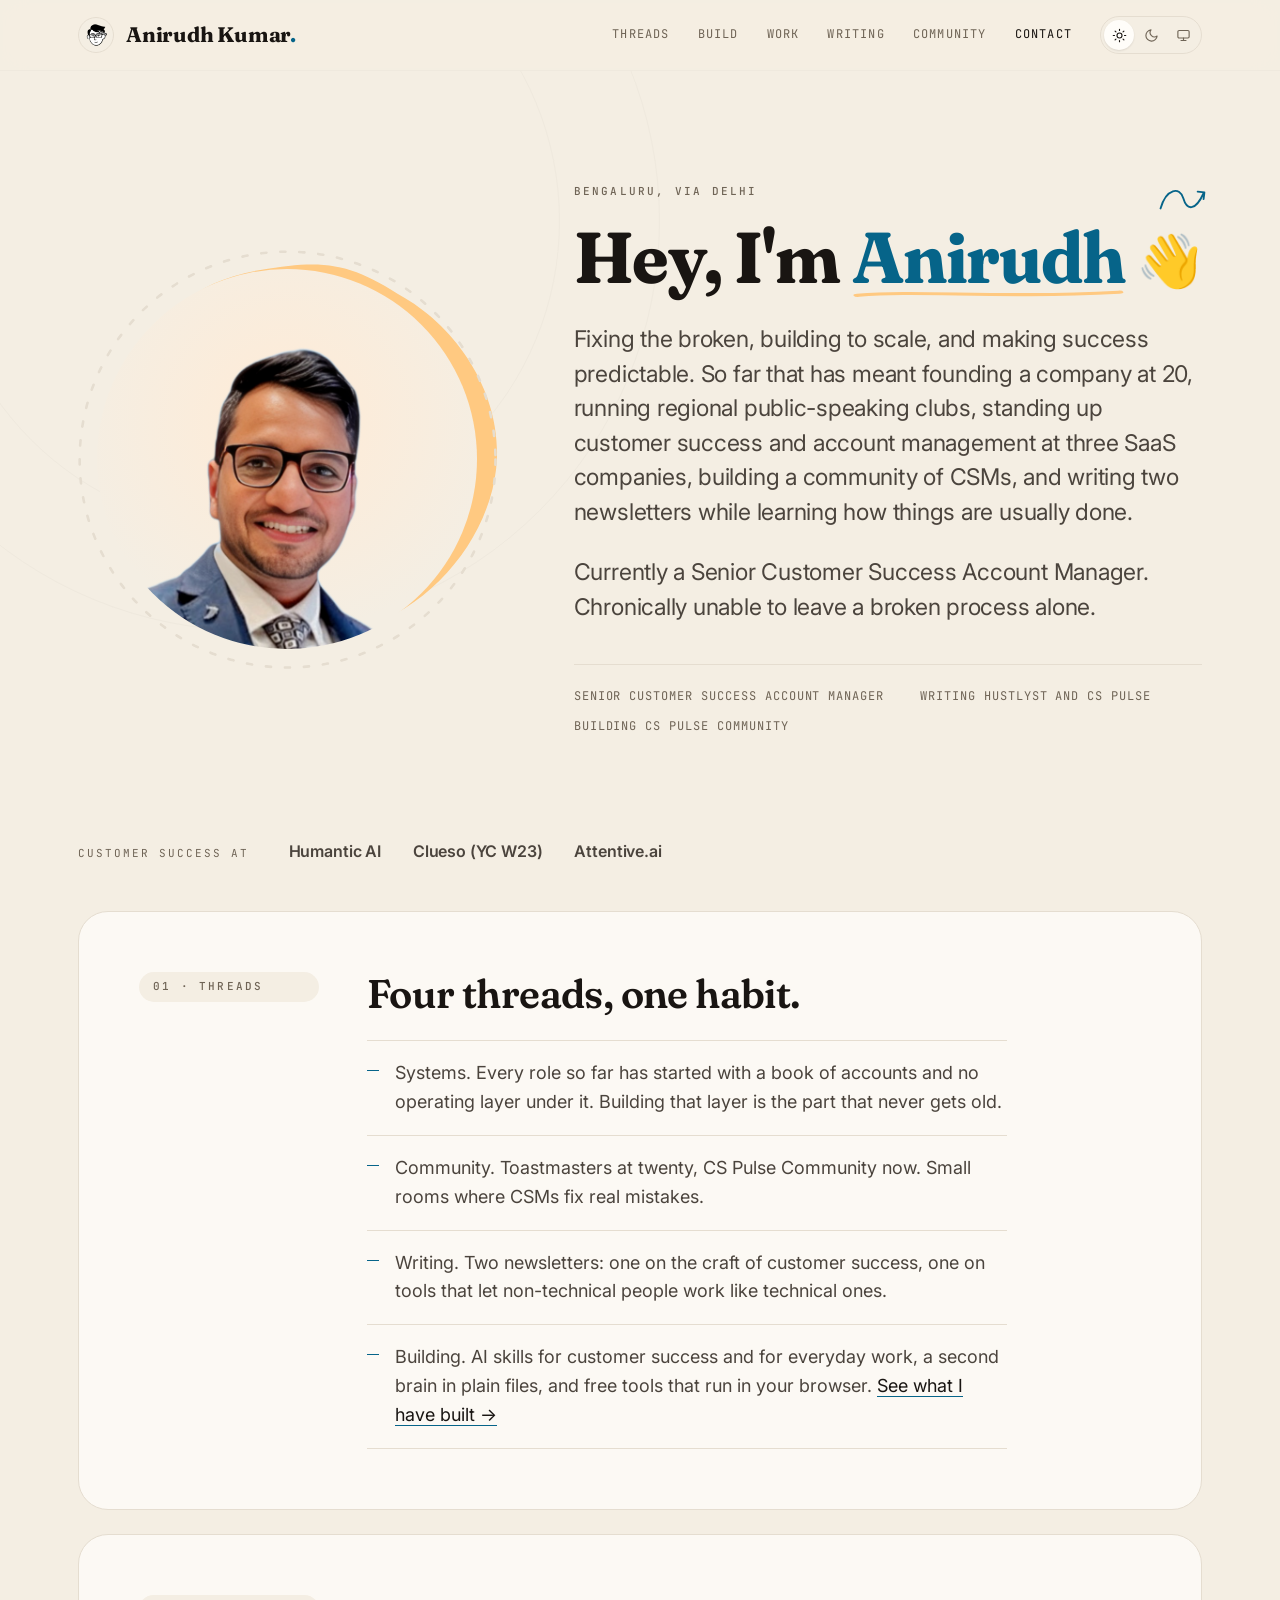
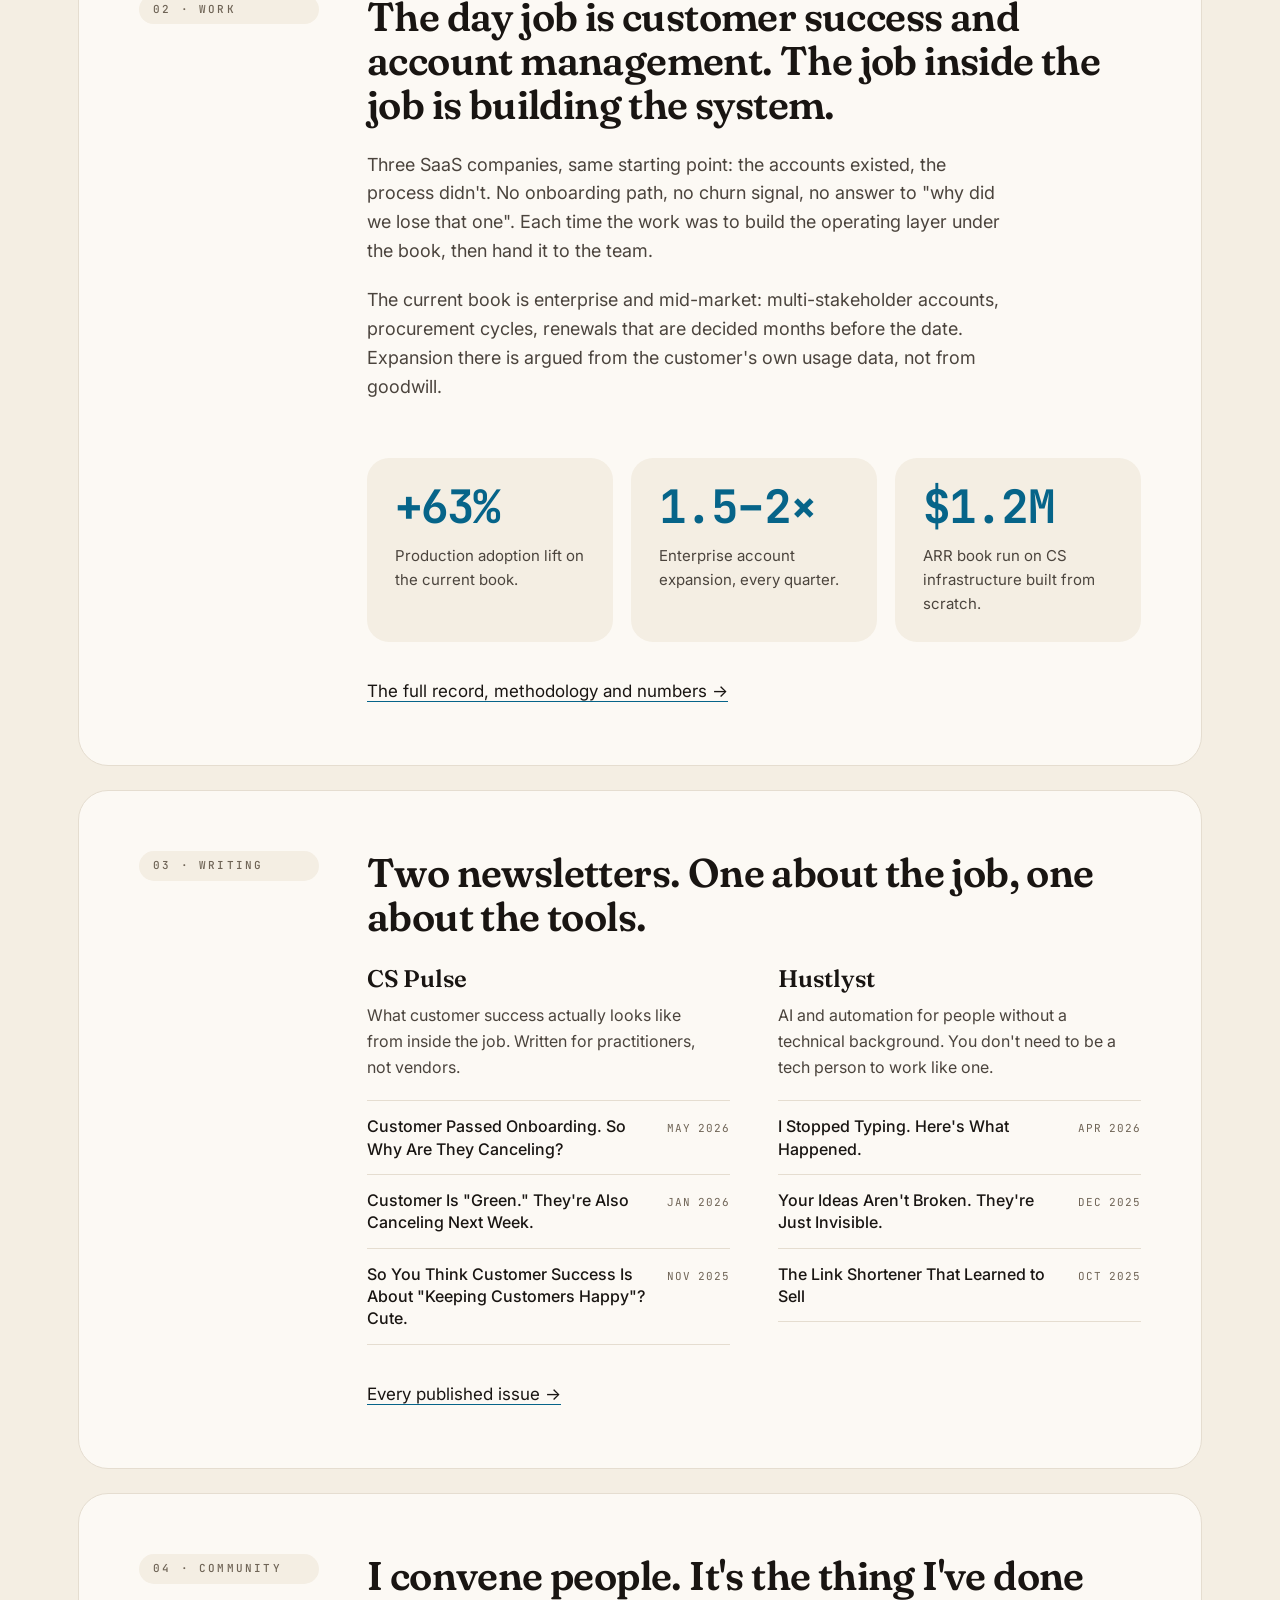
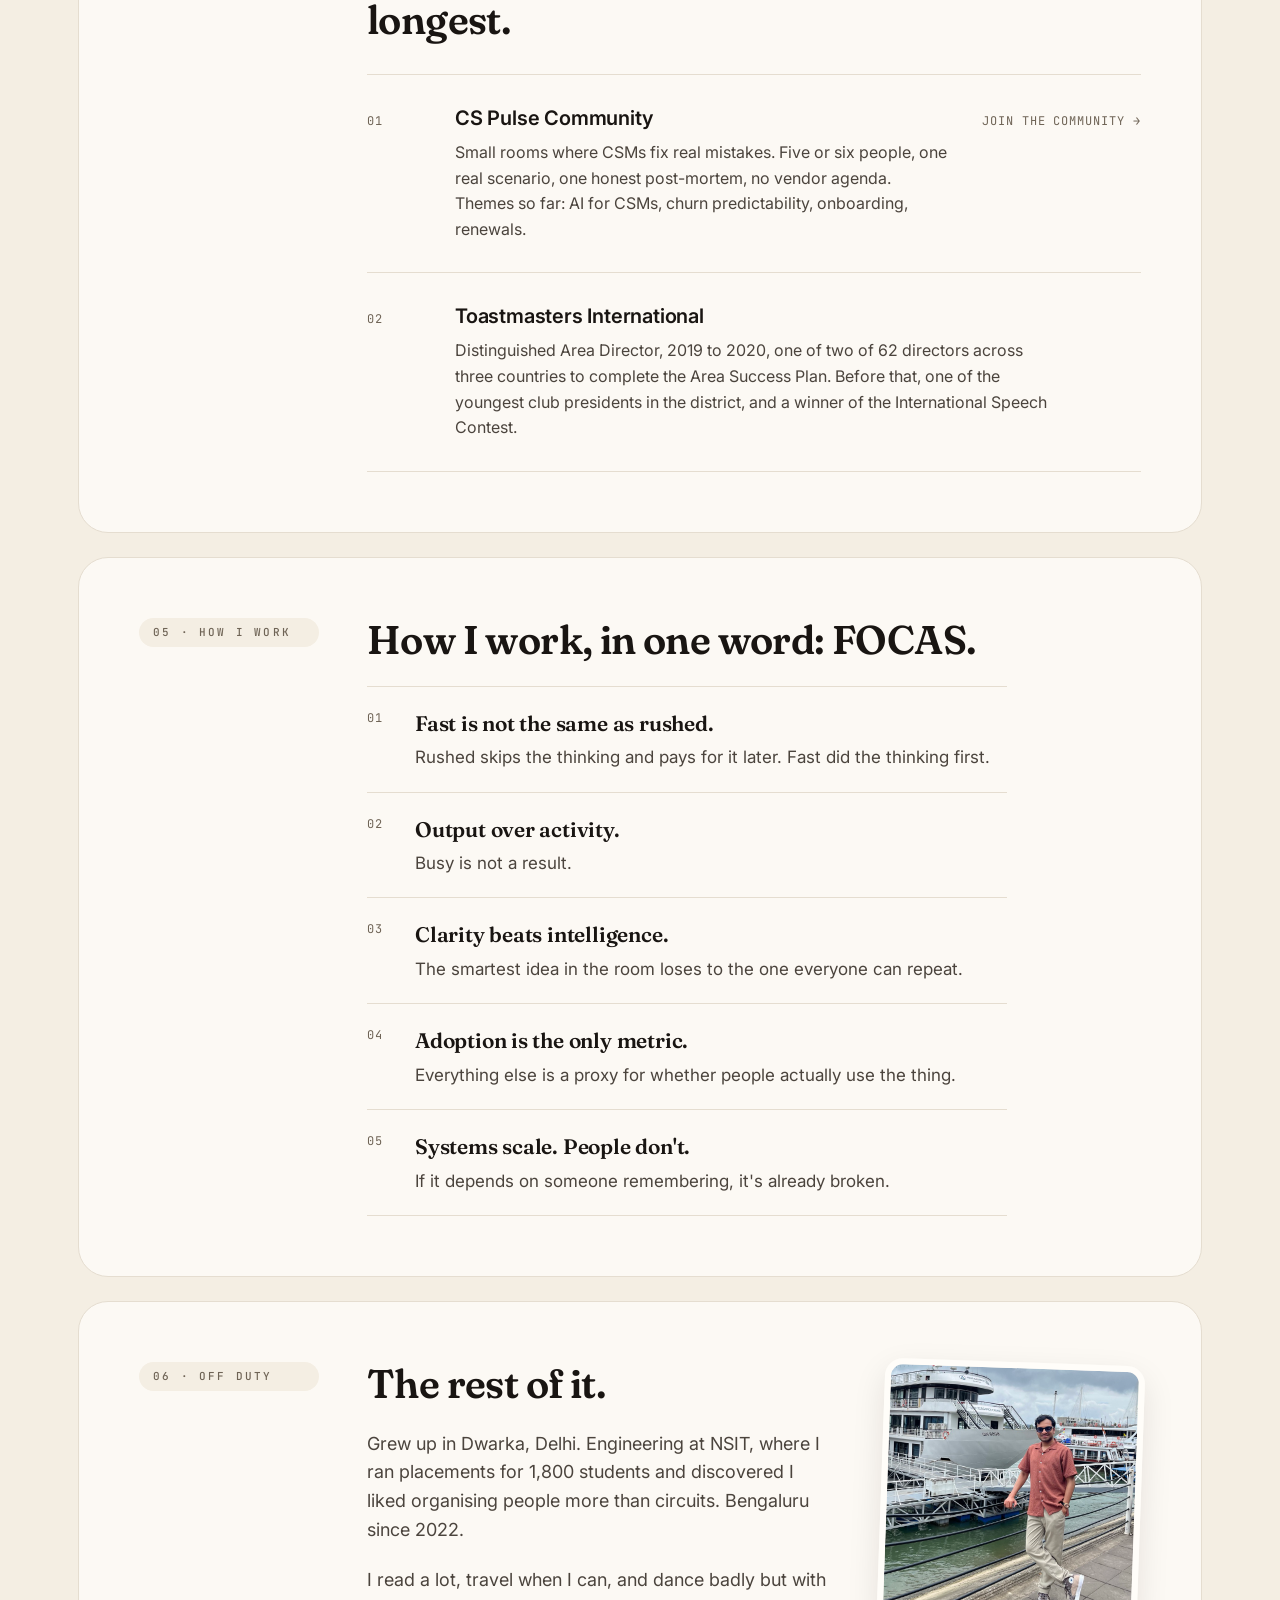
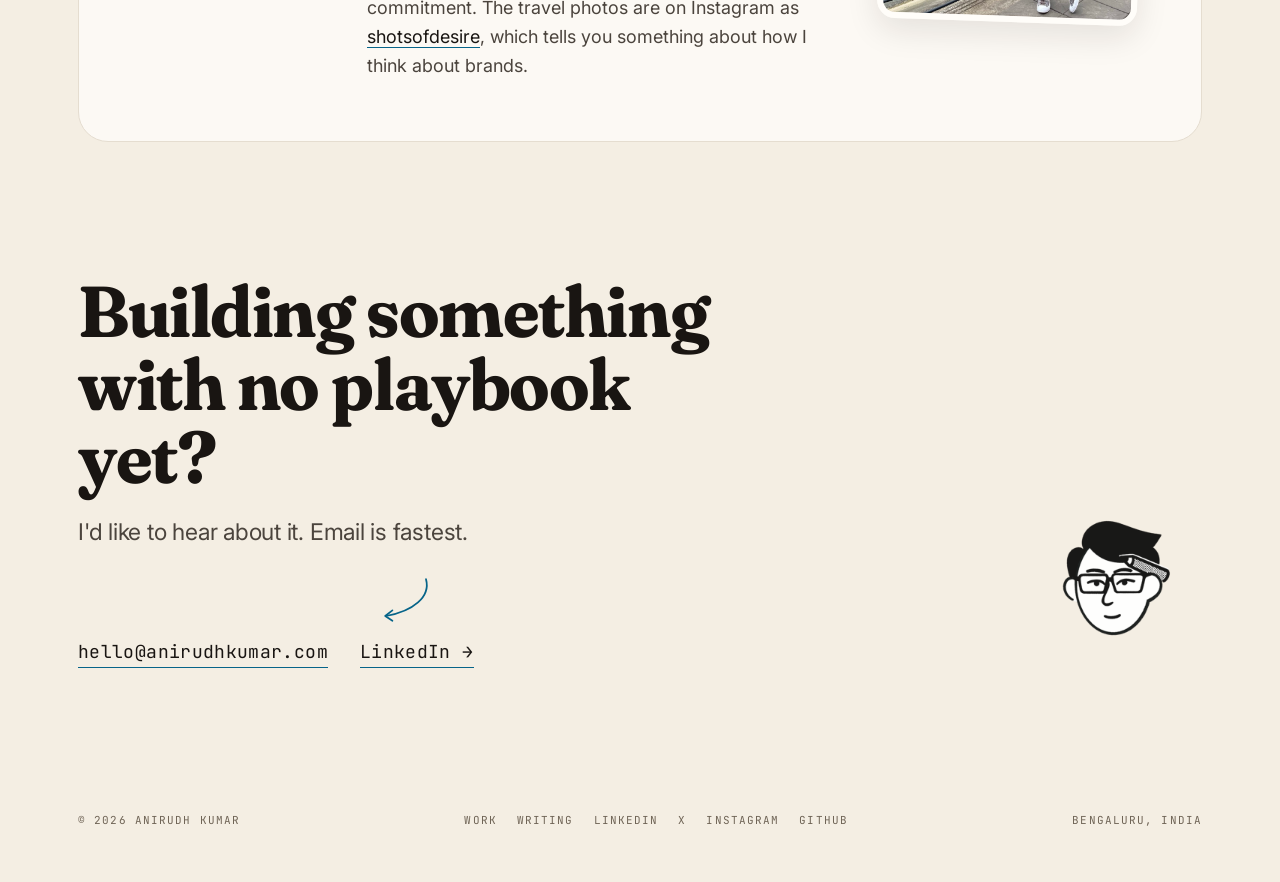
<file: index.html>
<!DOCTYPE html>
<html lang="en">
<head>
<meta charset="UTF-8">
<meta name="viewport" content="width=device-width, initial-scale=1">
<meta name="theme-color" content="#FCF9F4">
<script>(function(){var t=localStorage.getItem('theme')||'light';if(t!=='light'&&t!=='dark'&&t!=='system')t='light';var d=t==='dark'||(t==='system'&&window.matchMedia('(prefers-color-scheme: dark)').matches);if(d)document.documentElement.setAttribute('data-theme','dark');document.documentElement.setAttribute('data-theme-pref',t);var m=document.querySelector('meta[name="theme-color"]');if(m)m.setAttribute('content',d?'#14110D':(window.matchMedia('(min-width:761px)').matches?'#F4EEE3':'#FCF9F4'));})();</script>
<title>Anirudh Kumar</title>
<meta name="description" content="I build systems in places that don't have any yet. Founder at 20, Toastmasters district leader, customer success and account management at three SaaS companies, two newsletters. Bengaluru.">
<meta property="og:type" content="website">
<meta property="og:url" content="https://anirudhkumar.com/">
<meta property="og:title" content="Anirudh Kumar">
<meta property="og:description" content="I build systems in places that don't have any yet. Founder at 20, Toastmasters district leader, customer success and account management at three SaaS companies, two newsletters. Bengaluru.">
<meta property="og:image" content="https://anirudhkumar.com/assets/og-image.png">
<meta name="twitter:card" content="summary_large_image">
<meta name="twitter:title" content="Anirudh Kumar">
<meta name="twitter:description" content="I build systems in places that don't have any yet. Founder at 20, Toastmasters district leader, customer success and account management at three SaaS companies, two newsletters. Bengaluru.">
<meta name="twitter:image" content="https://anirudhkumar.com/assets/og-image.png">
<link rel="canonical" href="https://anirudhkumar.com/">
<link rel="icon" href="/assets/favicon-192.png" type="image/png">
<link rel="apple-touch-icon" href="/assets/favicon-192.png">
<link rel="preconnect" href="https://fonts.googleapis.com">
<link rel="preconnect" href="https://fonts.gstatic.com" crossorigin>
<link href="https://fonts.googleapis.com/css2?family=Fraunces:ital,opsz,wght@0,9..144,600;0,9..144,700;0,9..144,900;1,9..144,600&family=Inter:wght@400;500;600;700&family=JetBrains+Mono:wght@400;500;700&display=swap" rel="stylesheet">
<link rel="stylesheet" href="/css/style.css?v=202611141727">
</head>
<body>

<header class="masthead">
  <div class="shell">
    <a class="brand" href="/">
      <img src="/assets/mark-64.png" alt="" width="36" height="36">
      <span class="wordmark">Anirudh Kumar<span>.</span></span>
    </a>
    <nav id="site-nav" aria-label="Sections">
      <a href="#threads">Threads</a>
      <a href="/build">Build</a>
      <a href="#work">Work</a>
      <a href="#writing">Writing</a>
      <a href="#community" class="nav-hide-sm">Community</a>
      <a href="#contact">Contact</a>
      <div class="theme-switch" role="group" aria-label="Colour theme">
        <button type="button" data-theme-set="light" aria-label="Light theme"><svg viewBox="0 0 24 24"><circle cx="12" cy="12" r="4"/><path d="M12 2v2M12 20v2M4.93 4.93l1.41 1.41M17.66 17.66l1.41 1.41M2 12h2M20 12h2M6.34 17.66l-1.41 1.41M19.07 4.93l-1.41 1.41"/></svg></button>
        <button type="button" data-theme-set="dark" aria-label="Dark theme"><svg viewBox="0 0 24 24"><path d="M21 12.79A9 9 0 1 1 11.21 3 7 7 0 0 0 21 12.79z"/></svg></button>
        <button type="button" data-theme-set="system" aria-label="Match system theme"><svg viewBox="0 0 24 24"><rect x="3" y="4" width="18" height="12" rx="2"/><path d="M8 20h8M12 16v4"/></svg></button>
      </div>
    </nav><button type="button" class="theme-cycle" aria-label="Theme: Light. Tap for Dark." data-pref="light"><svg class="i-light" viewBox="0 0 24 24" aria-hidden="true"><circle cx="12" cy="12" r="4"/><path d="M12 2v2M12 20v2M4.93 4.93l1.41 1.41M17.66 17.66l1.41 1.41M2 12h2M20 12h2M6.34 17.66l-1.41 1.41M19.07 4.93l-1.41 1.41"/></svg><svg class="i-dark" viewBox="0 0 24 24" aria-hidden="true"><path d="M21 12.79A9 9 0 1 1 11.21 3 7 7 0 0 0 21 12.79z"/></svg><svg class="i-system" viewBox="0 0 24 24" aria-hidden="true"><rect x="3" y="4" width="18" height="12" rx="2"/><path d="M8 20h8M12 16v4"/></svg></button><button type="button" class="menu-btn" aria-label="Open menu" aria-expanded="false" aria-controls="site-nav"><i></i><i></i><i></i></button>
  </div>
</header>

<main>

  <section class="hero">
    <div class="bgring" aria-hidden="true"></div><div class="bgring two" aria-hidden="true"></div>
    <div class="shell">
      <div class="hero-grid">
        <div class="portrait">
          <svg class="blob" viewBox="0 0 400 400" aria-hidden="true">
            <path d="M318 62c48 38 78 106 62 168s-74 116-140 128-138-12-176-64S22 156 58 100 128 20 190 18s84 6 128 44z"/>
          </svg>
          <svg class="ring" viewBox="0 0 100 100" aria-hidden="true"><circle cx="50" cy="50" r="48"/></svg>
          <div class="disc"><img src="/assets/anirudh-cutout.png" alt="Anirudh Kumar" width="680" height="680" fetchpriority="high"></div>
        </div>
        <div>
          <span class="eyebrow">Bengaluru, via Delhi</span>
          <h1 class="display">Hey, I'm <span class="nowrap"><span class="uline"><em>Anirudh</em><svg viewBox="0 0 90 11" preserveAspectRatio="none" aria-hidden="true"><path d="M2 7 C 22 2, 48 10, 88 4"/></svg></span> <span class="wave">&#x1F44B;</span></span><svg class="doodle squig" viewBox="0 0 64 40" aria-hidden="true"><path d="M3 30 C 10 6, 26 4, 30 18 S 44 34, 54 12"/><path d="M47 10 l8 1 -1 8"/></svg></h1>
          <p class="lede">Fixing the broken, building to scale, and making success predictable. So far that has meant founding a company at 20, running regional public-speaking clubs, standing up customer success and account management at three SaaS companies, building a community of CSMs, and writing two newsletters while learning how things are usually done.</p>
          <p class="lede" style="margin-top:16px;">Currently a Senior Customer Success Account Manager.<br>Chronically unable to leave a broken process alone.</p>
          <div class="hero-meta">
            <span>Senior Customer Success Account Manager</span>
            <span>Writing Hustlyst and CS Pulse</span>
            <span>Building CS Pulse Community</span>
          </div>
        </div>
      </div>
    </div>
  </section>

  <div class="proof">
    <div class="shell">
      <span class="label">Customer success at</span>
      <div class="names">
        <span>Humantic AI</span>
        <span>Clueso (YC W23)</span>
        <span>Attentive.ai</span>
      </div>
    </div>
  </div>

  <section class="band" id="threads" data-reveal>
    <div class="shell">
      <div class="split">
        <span class="eyebrow">01 &middot; Threads</span>
        <div>
          <h2>Four threads, one habit.</h2>
          <ul class="now-list measure">
            <li><b>Systems.</b> Every role so far has started with a book of accounts and no operating layer under it. Building that layer is the part that never gets old.</li>
            <li><b>Community.</b> Toastmasters at twenty, CS Pulse Community now. Small rooms where CSMs fix real mistakes.</li>
            <li><b>Writing.</b> Two newsletters: one on the craft of customer success, one on tools that let non-technical people work like technical ones.</li>
            <li><b>Building.</b> AI skills for customer success and for everyday work, a second brain in plain files, and free tools that run in your browser. <a class="link" href="/build">See what I have built &rarr;</a></li>
          </ul>
        </div>
      </div>
    </div>
  </section>

  <section class="band" id="work" data-reveal>
    <div class="shell">
      <div class="split">
        <span class="eyebrow">02 &middot; Work</span>
        <div>
          <h2>The day job is customer success and account management. The job inside the job is building the system.</h2>
          <div class="body-text measure">
            <p>Three SaaS companies, same starting point: the accounts existed, the process didn't. No onboarding path, no churn signal, no answer to "why did we lose that one". Each time the work was to build the operating layer under the book, then hand it to the team.</p>
            <p>The current book is enterprise and mid-market: multi-stakeholder accounts, procurement cycles, renewals that are decided months before the date. Expansion there is argued from the customer's own usage data, not from goodwill.</p>
          </div>
          <div class="figures" style="margin-top:44px;">
            <div class="figure"><span class="n">+63%</span><p>Production adoption lift on the current book.</p></div>
            <div class="figure"><span class="n">1.5&ndash;2&times;</span><p>Enterprise account expansion, every quarter.</p></div>
            <div class="figure"><span class="n">$1.2M</span><p>ARR book run on CS infrastructure built from scratch.</p></div>
          </div>
          <p class="more"><a class="link" href="/work">The full record, methodology and numbers &rarr;</a></p>
        </div>
      </div>
    </div>
  </section>

  <section class="band" id="writing" data-reveal>
    <div class="shell">
      <div class="split">
        <span class="eyebrow">03 &middot; Writing</span>
        <div>
          <h2>Two newsletters. One about the job, one about the tools.</h2>
          <div class="two-col">
            <div>
              <h3 class="pub">CS Pulse</h3>
              <p class="pub-desc">What customer success actually looks like from inside the job. Written for practitioners, not vendors.</p>
              <ul class="issue-list">
                <li><a href="https://cspulse.substack.com/p/post-onboarding-cancellation" target="_blank" rel="noopener">Customer Passed Onboarding. So Why Are They Canceling?</a><span>May 2026</span></li>
                <li><a href="https://cspulse.substack.com/p/green-churn" target="_blank" rel="noopener">Customer Is "Green." They're Also Canceling Next Week.</a><span>Jan 2026</span></li>
                <li><a href="https://cspulse.substack.com/p/the-myth-of-keeping-customers-happy" target="_blank" rel="noopener">So You Think Customer Success Is About "Keeping Customers Happy"? Cute.</a><span>Nov 2025</span></li>
              </ul>
            </div>
            <div>
              <h3 class="pub">Hustlyst</h3>
              <p class="pub-desc">AI and automation for people without a technical background. You don't need to be a tech person to work like one.</p>
              <ul class="issue-list">
                <li><a href="https://hustlyst.substack.com/p/wisprflow" target="_blank" rel="noopener">I Stopped Typing. Here's What Happened.</a><span>Apr 2026</span></li>
                <li><a href="https://hustlyst.substack.com/p/napkin-ai" target="_blank" rel="noopener">Your Ideas Aren't Broken. They're Just Invisible.</a><span>Dec 2025</span></li>
                <li><a href="https://hustlyst.substack.com/p/the-shortened-link-that-learned-to" target="_blank" rel="noopener">The Link Shortener That Learned to Sell</a><span>Oct 2025</span></li>
              </ul>
            </div>
          </div>
          <p class="more"><a class="link" href="/writing">Every published issue &rarr;</a></p>
        </div>
      </div>
    </div>
  </section>

  <section class="band" id="community" data-reveal>
    <div class="shell">
      <div class="split">
        <span class="eyebrow">04 &middot; Community</span>
        <div>
          <h2>I convene people. It's the thing I've done longest.</h2>
          <div class="rows" style="margin-top:32px;">
            <a class="row" href="http://go.cspulse.com/home" target="_blank" rel="noopener">
              <span class="idx">01</span>
              <div class="row-body">
                <h3>CS Pulse Community</h3>
                <p>Small rooms where CSMs fix real mistakes. Five or six people, one real scenario, one honest post-mortem, no vendor agenda. Themes so far: AI for CSMs, churn predictability, onboarding, renewals.</p>
              </div>
              <span class="row-go">Join the community &rarr;</span>
            </a>
            <div class="row">
              <span class="idx">02</span>
              <div class="row-body">
                <h3>Toastmasters International</h3>
                <p>Distinguished Area Director, 2019 to 2020, one of two of 62 directors across three countries to complete the Area Success Plan. Before that, one of the youngest club presidents in the district, and a winner of the International Speech Contest.</p>
              </div>
              <span class="row-go"></span>
            </div>
          </div>
        </div>
      </div>
    </div>
  </section>


  <section class="band" id="how" data-reveal>
    <div class="shell">
      <div class="split">
        <span class="eyebrow">05 &middot; How I work</span>
        <div>
          <h2>How I work, in one word: FOCAS.</h2>
          <ol class="principles">
            <li data-k="F"><span>Fast is not the same as rushed.</span> Rushed skips the thinking and pays for it later. Fast did the thinking first.</li>
            <li data-k="O"><span>Output over activity.</span> Busy is not a result.</li>
            <li data-k="C"><span>Clarity beats intelligence.</span> The smartest idea in the room loses to the one everyone can repeat.</li>
            <li data-k="A"><span>Adoption is the only metric.</span> Everything else is a proxy for whether people actually use the thing.</li>
            <li data-k="S"><span>Systems scale. People don't.</span> If it depends on someone remembering, it's already broken.</li>
          </ol>
        </div>
      </div>
    </div>
  </section>

  <section class="band" id="offduty" data-reveal>
    <div class="shell">
      <div class="split">
        <span class="eyebrow">06 &middot; Off duty</span>
        <div class="offduty">
          <div>
            <h2>The rest of it.</h2>
            <div class="body-text measure">
              <p>Grew up in Dwarka, Delhi. Engineering at NSIT, where I ran placements for 1,800 students and discovered I liked organising people more than circuits. Bengaluru since 2022.</p>
              <p>I read a lot, travel when I can, and dance badly but with commitment. The travel photos are on Instagram as <a class="link" href="https://www.instagram.com/shotsofdesire" target="_blank" rel="noopener">shotsofdesire</a>, which tells you something about how I think about brands.</p>
            </div>
          </div>
          <img class="offduty-photo" src="/assets/offduty.jpg" alt="Anirudh at a harbour, Ha Long Bay" width="800" height="800" loading="lazy">
        </div>
      </div>
    </div>
  </section>

  <section class="closer" id="contact" data-reveal>
    <div class="shell">
      <div class="closer-grid">
        <div>
          <h2 class="display">Building something with no playbook yet?</h2>
          <p class="lede" style="margin-top:20px; max-width:40ch;">I'd like to hear about it. Email is fastest.</p>
          <svg class="doodle carrow" viewBox="0 0 70 60" aria-hidden="true"><path d="M60 4 C 66 26, 44 44, 10 50"/><path d="M18 43 l-9 7 9 6"/></svg>
          <div class="contact-line">
            <a class="link" href="mailto:hello@anirudhkumar.com">hello@anirudhkumar.com</a>
            <a class="link" href="https://anirudhk.com/linkedin" target="_blank" rel="noopener">LinkedIn &rarr;</a>
          </div>
        </div>
        <img class="closer-mark" src="/assets/mark.png" alt="" width="180" height="180">
      </div>
    </div>
  </section>

</main>

<footer class="foot">
  <div class="shell">
    <span>&copy; <span id="yr"></span> Anirudh Kumar</span>
    <div class="foot-links">
      <a href="/work">Work</a>
      <a href="/writing">Writing</a>
      <a href="https://anirudhk.com/linkedin" target="_blank" rel="noopener">LinkedIn</a>
      <a href="https://anirudhk.com/x" target="_blank" rel="noopener">X</a>
      <a href="https://anirudhk.com/instagram" target="_blank" rel="noopener">Instagram</a>
      <a href="https://anirudhk.com/github" target="_blank" rel="noopener">GitHub</a>
    </div>
    <span>Bengaluru, India</span>
  </div>
</footer>

<nav class="tabbar" aria-label="Primary"><a href="/" data-tab="home" aria-current="page"><svg viewBox="0 0 24 24" aria-hidden="true"><path d="M3 11l9-7 9 7v9a1 1 0 0 1-1 1h-5v-6H9v6H4a1 1 0 0 1-1-1z"/></svg><span>Home</span></a><a href="/work" data-tab="work"><svg viewBox="0 0 24 24" aria-hidden="true"><rect x="3" y="7" width="18" height="13" rx="2"/><path d="M9 7V5a2 2 0 0 1 2-2h2a2 2 0 0 1 2 2v2M3 13h18"/></svg><span>Work</span></a><a href="/writing" data-tab="writing"><svg viewBox="0 0 24 24" aria-hidden="true"><path d="M4 20h4L19 9a2.8 2.8 0 0 0-4-4L4 16z"/><path d="M13.5 6.5l4 4"/></svg><span>Writing</span></a><a href="/#community" data-tab="community"><svg viewBox="0 0 24 24" aria-hidden="true"><circle cx="9" cy="8" r="3"/><circle cx="17" cy="9" r="2.4"/><path d="M3 20c0-3.3 2.7-6 6-6s6 2.7 6 6M15 14.2c.6-.2 1.2-.2 1.9-.2 2.4 0 4.1 1.8 4.1 4.3"/></svg><span>Community</span></a><a href="/#contact" data-tab="contact"><svg viewBox="0 0 24 24" aria-hidden="true"><rect x="3" y="5" width="18" height="14" rx="2"/><path d="M3 7l9 6 9-6"/></svg><span>Contact</span></a></nav>

<script>document.getElementById('yr').textContent = new Date().getFullYear();</script>
<script src="/js/main.js?v=202611141727"></script>
</body>
</html>
</file>
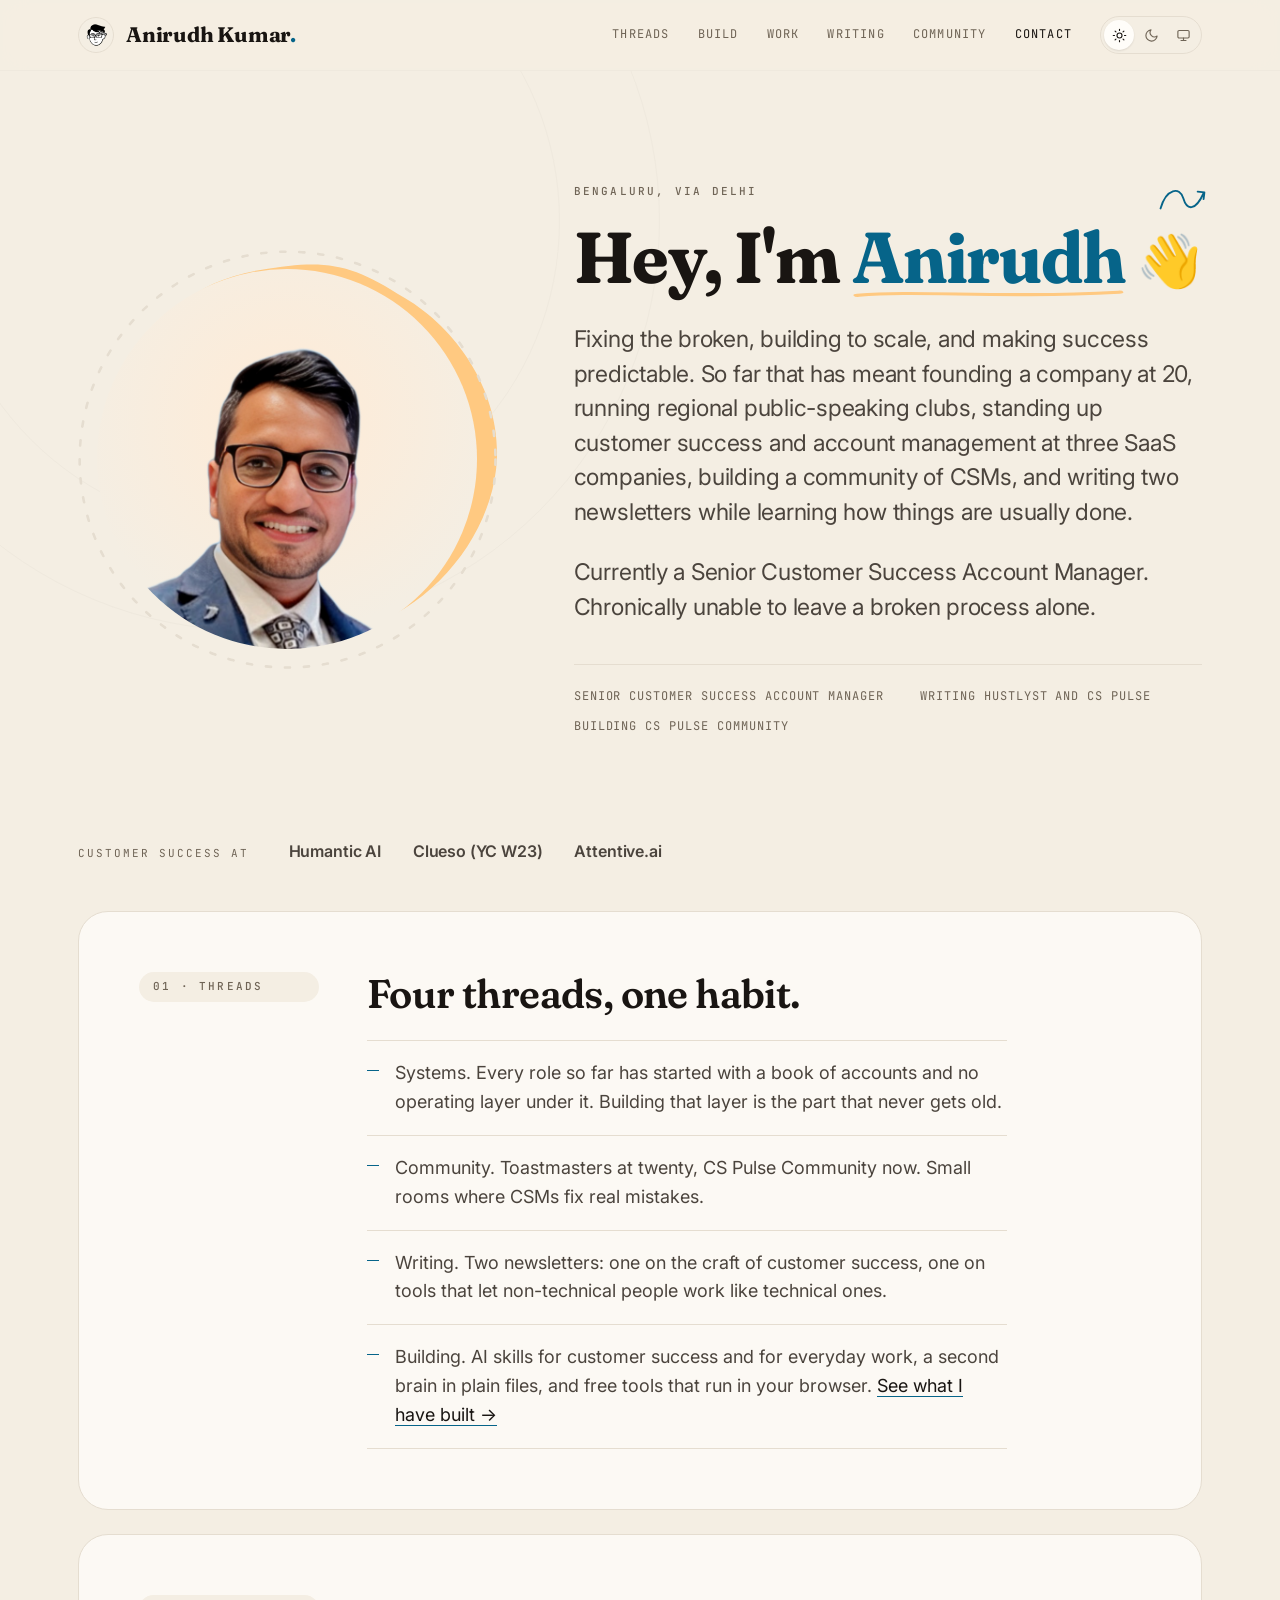
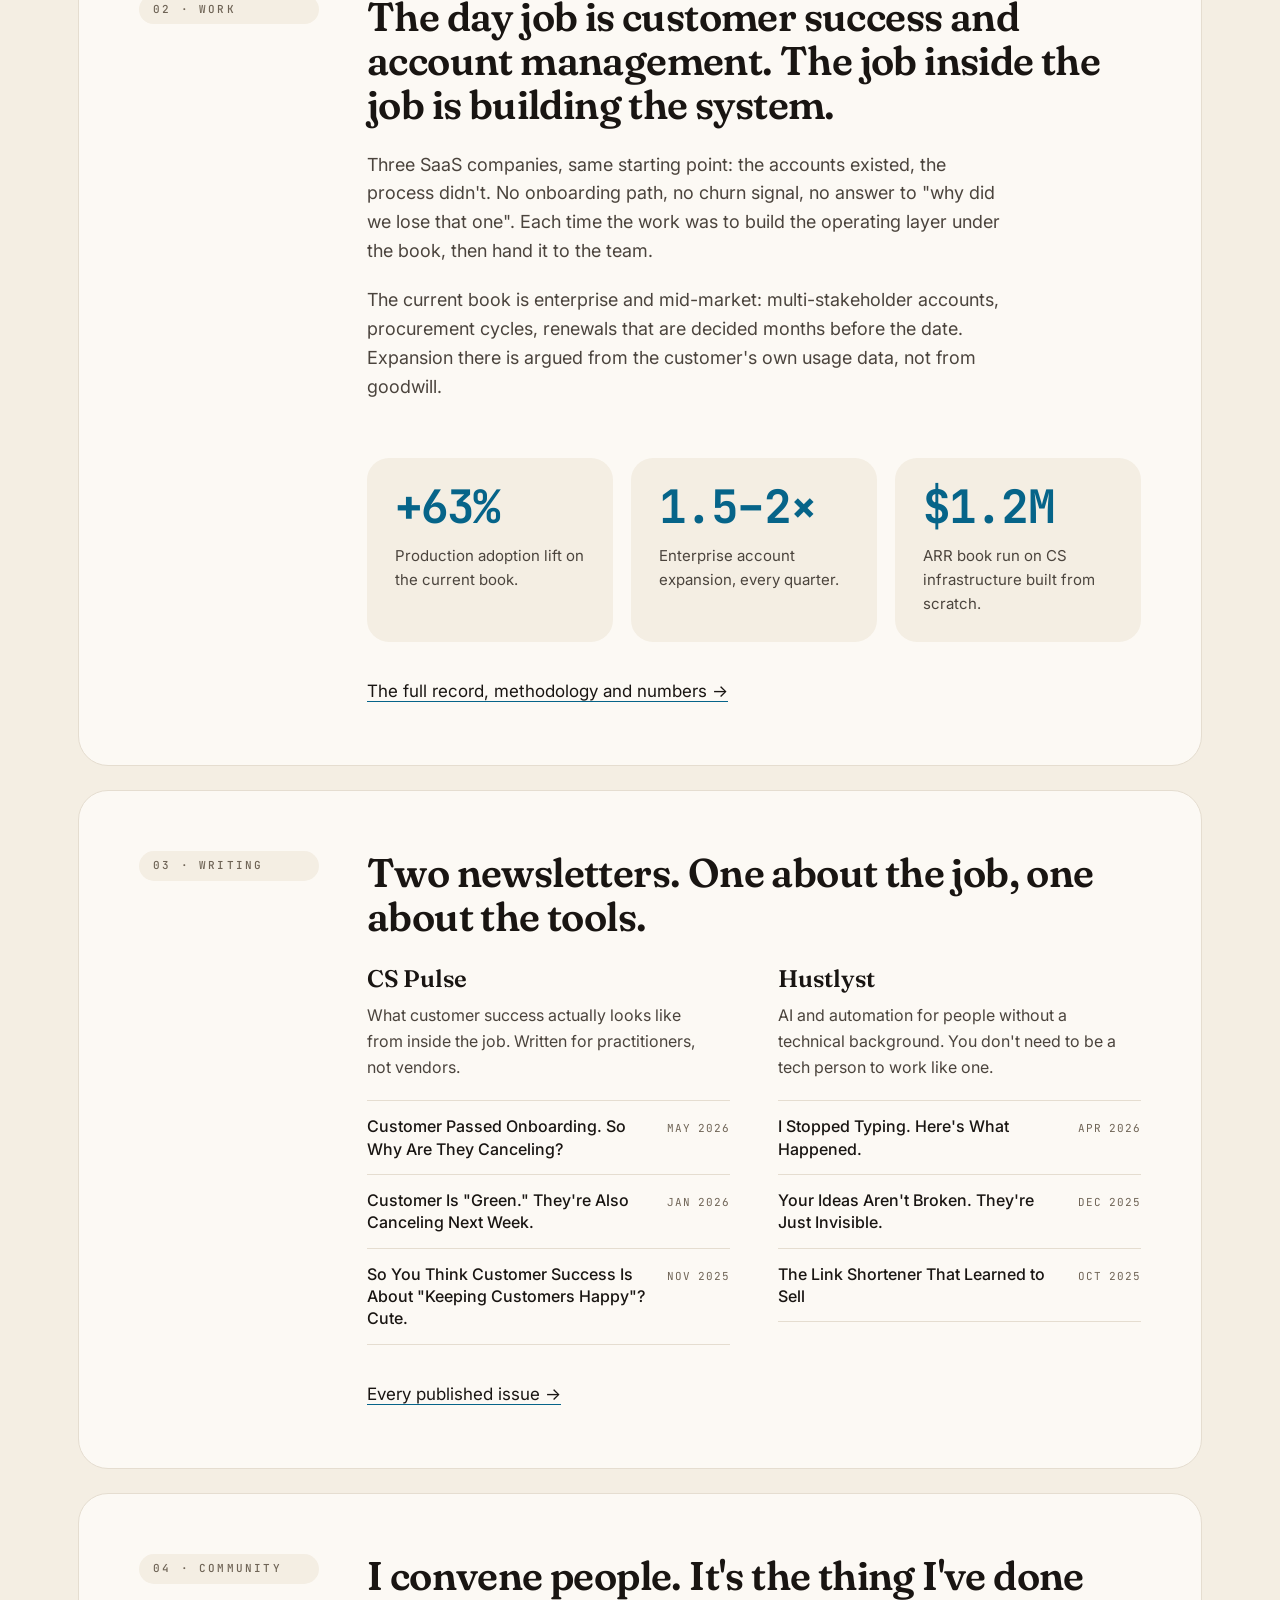
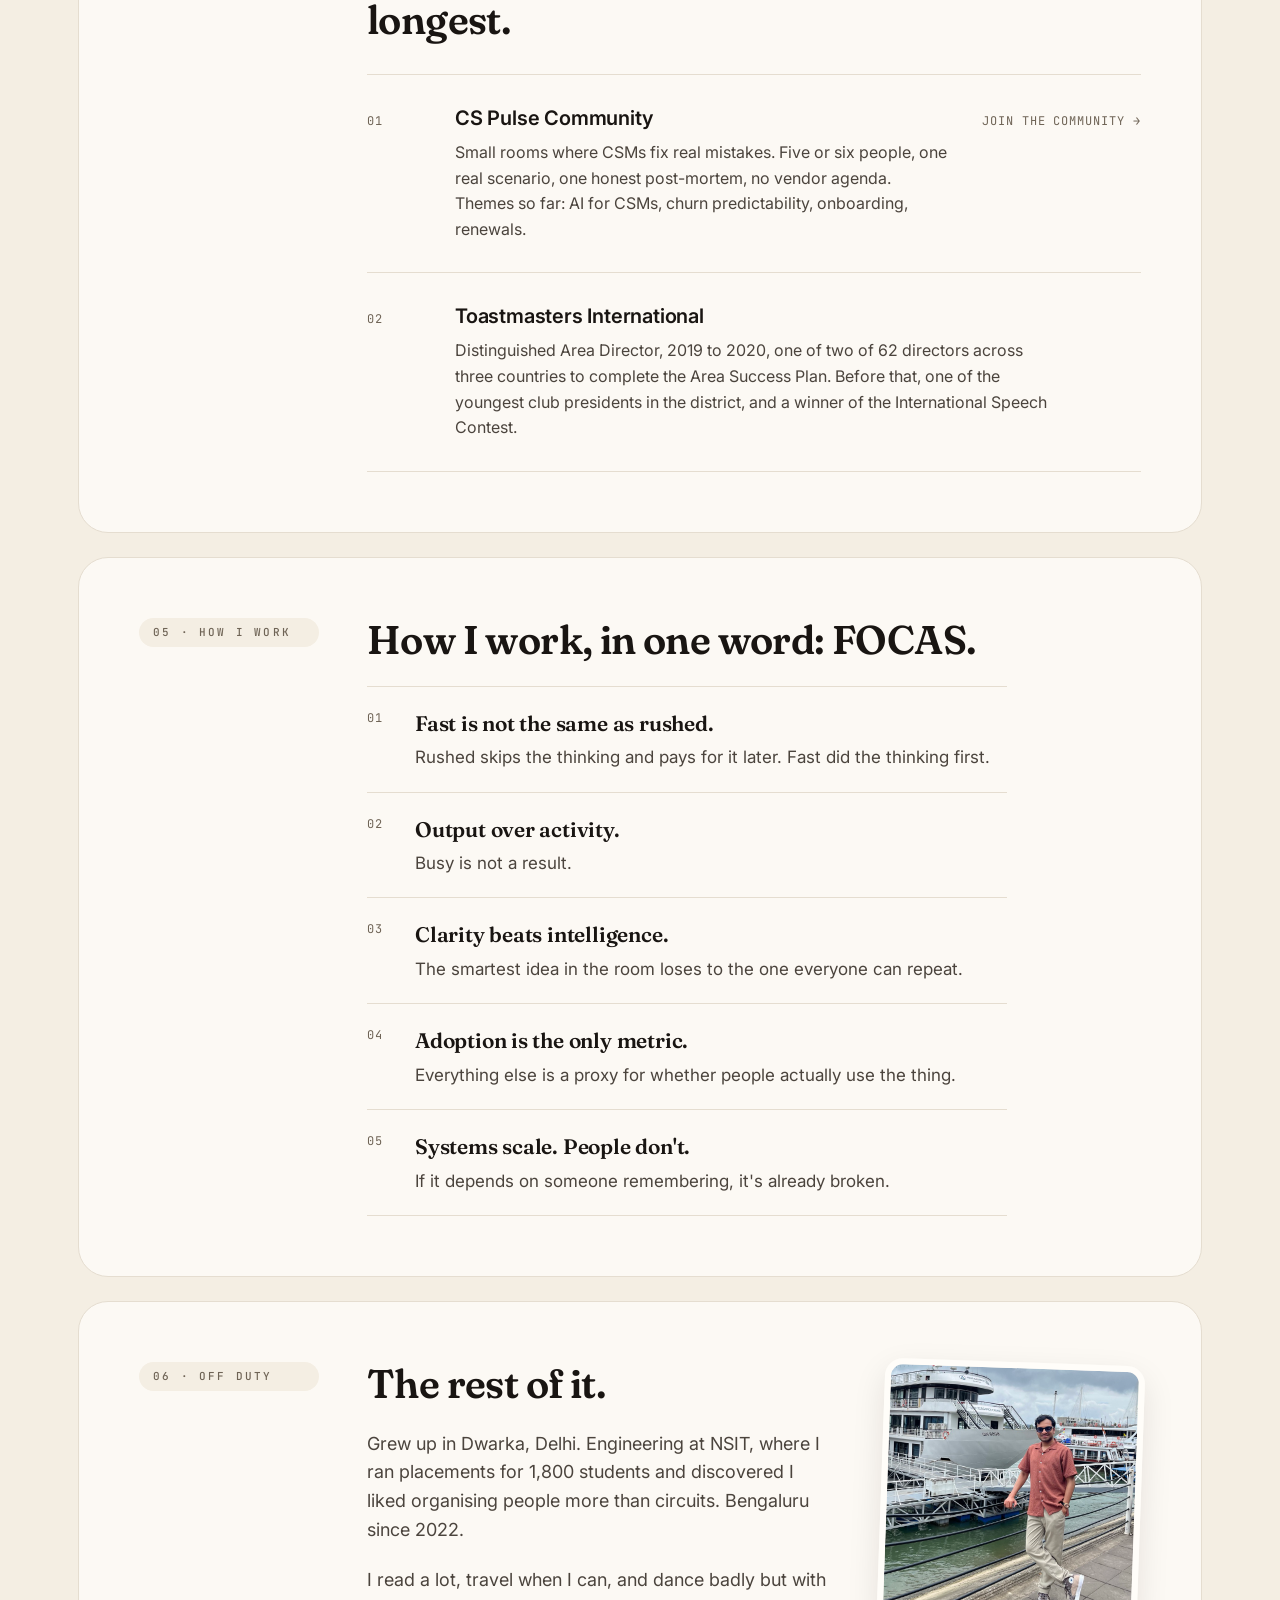
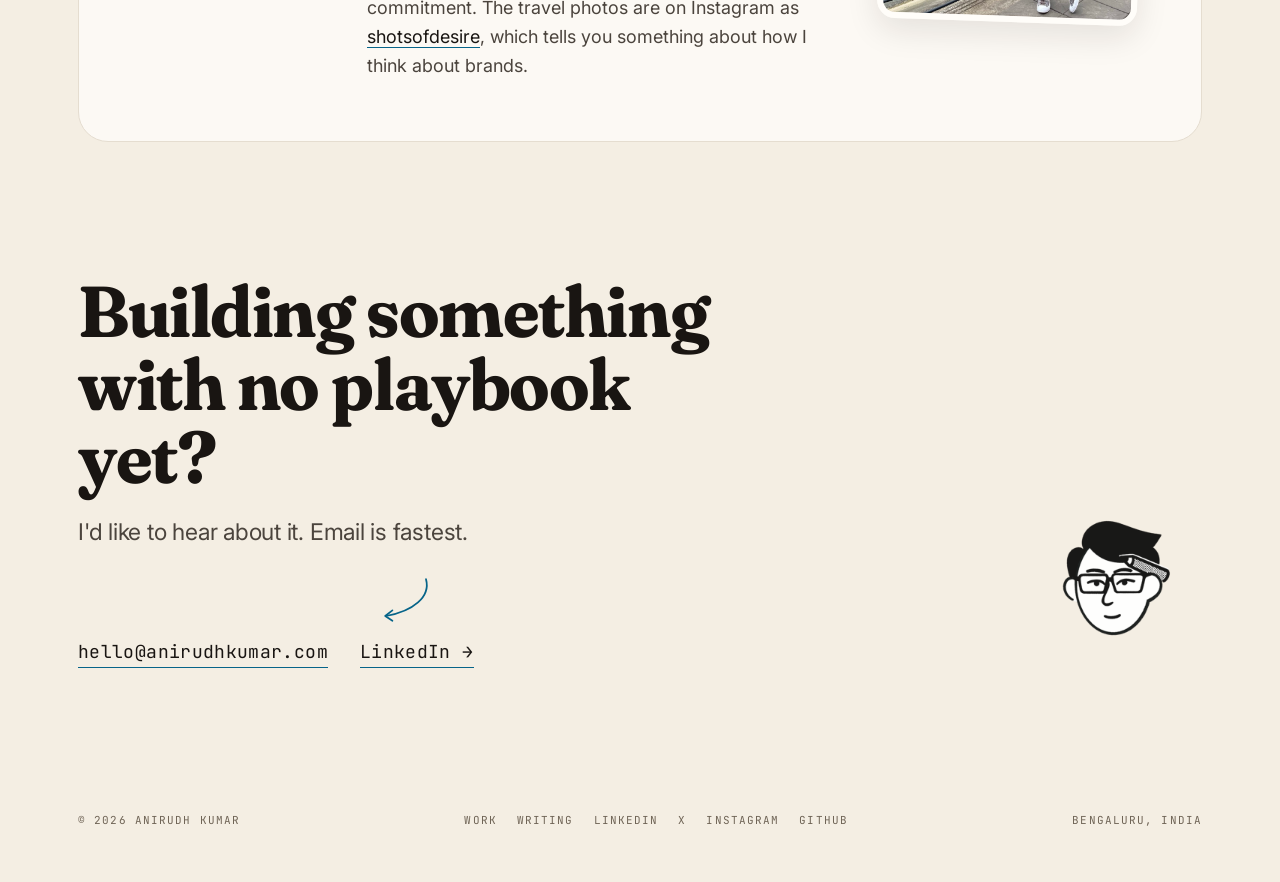
<file: about.html>
<!DOCTYPE html>
<html lang="en">
<head>
<meta charset="UTF-8">
<title>Anirudh Kumar</title>
<link rel="canonical" href="https://anirudhkumar.com/">
<meta http-equiv="refresh" content="0; url=/">
<meta name="robots" content="noindex">
<script>window.location.replace('/');</script>
</head>
<body><p>Moved to <a href="/">anirudhkumar.com/</a>.</p></body>
</html>
</file>
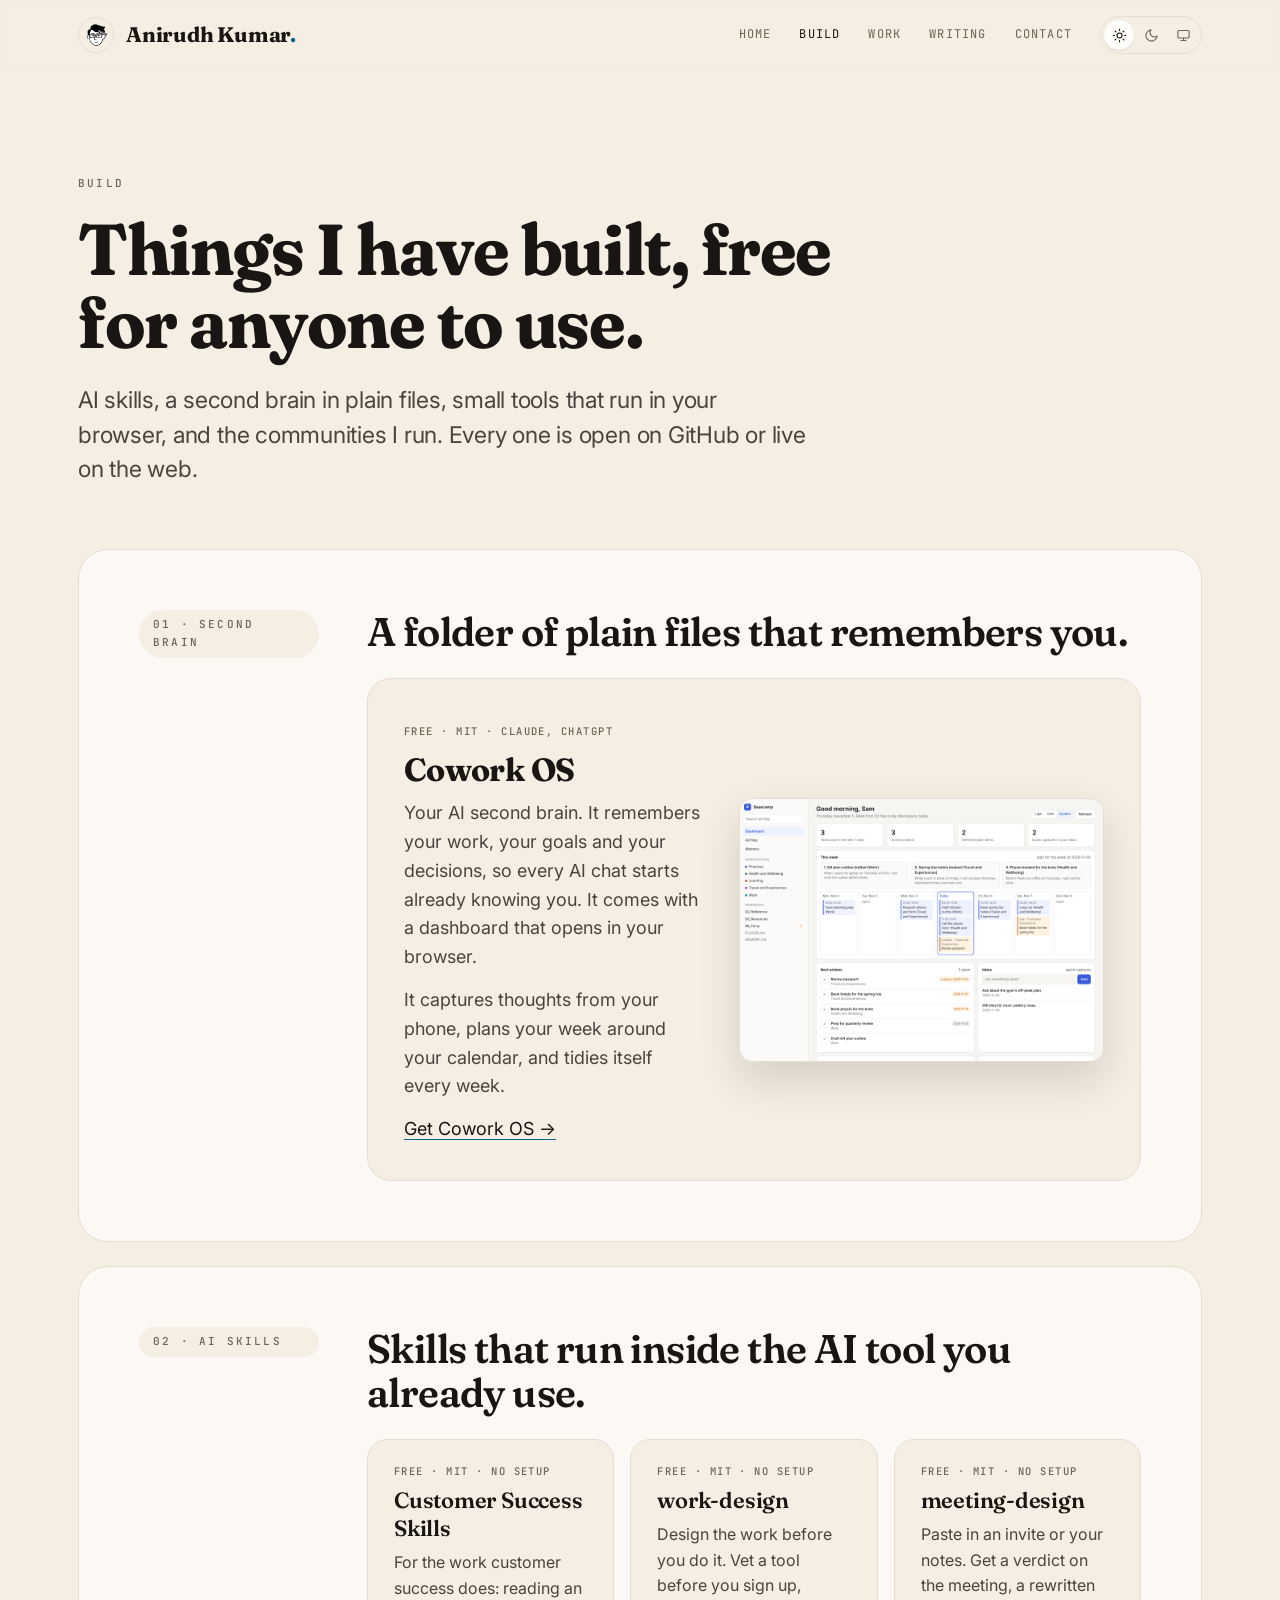
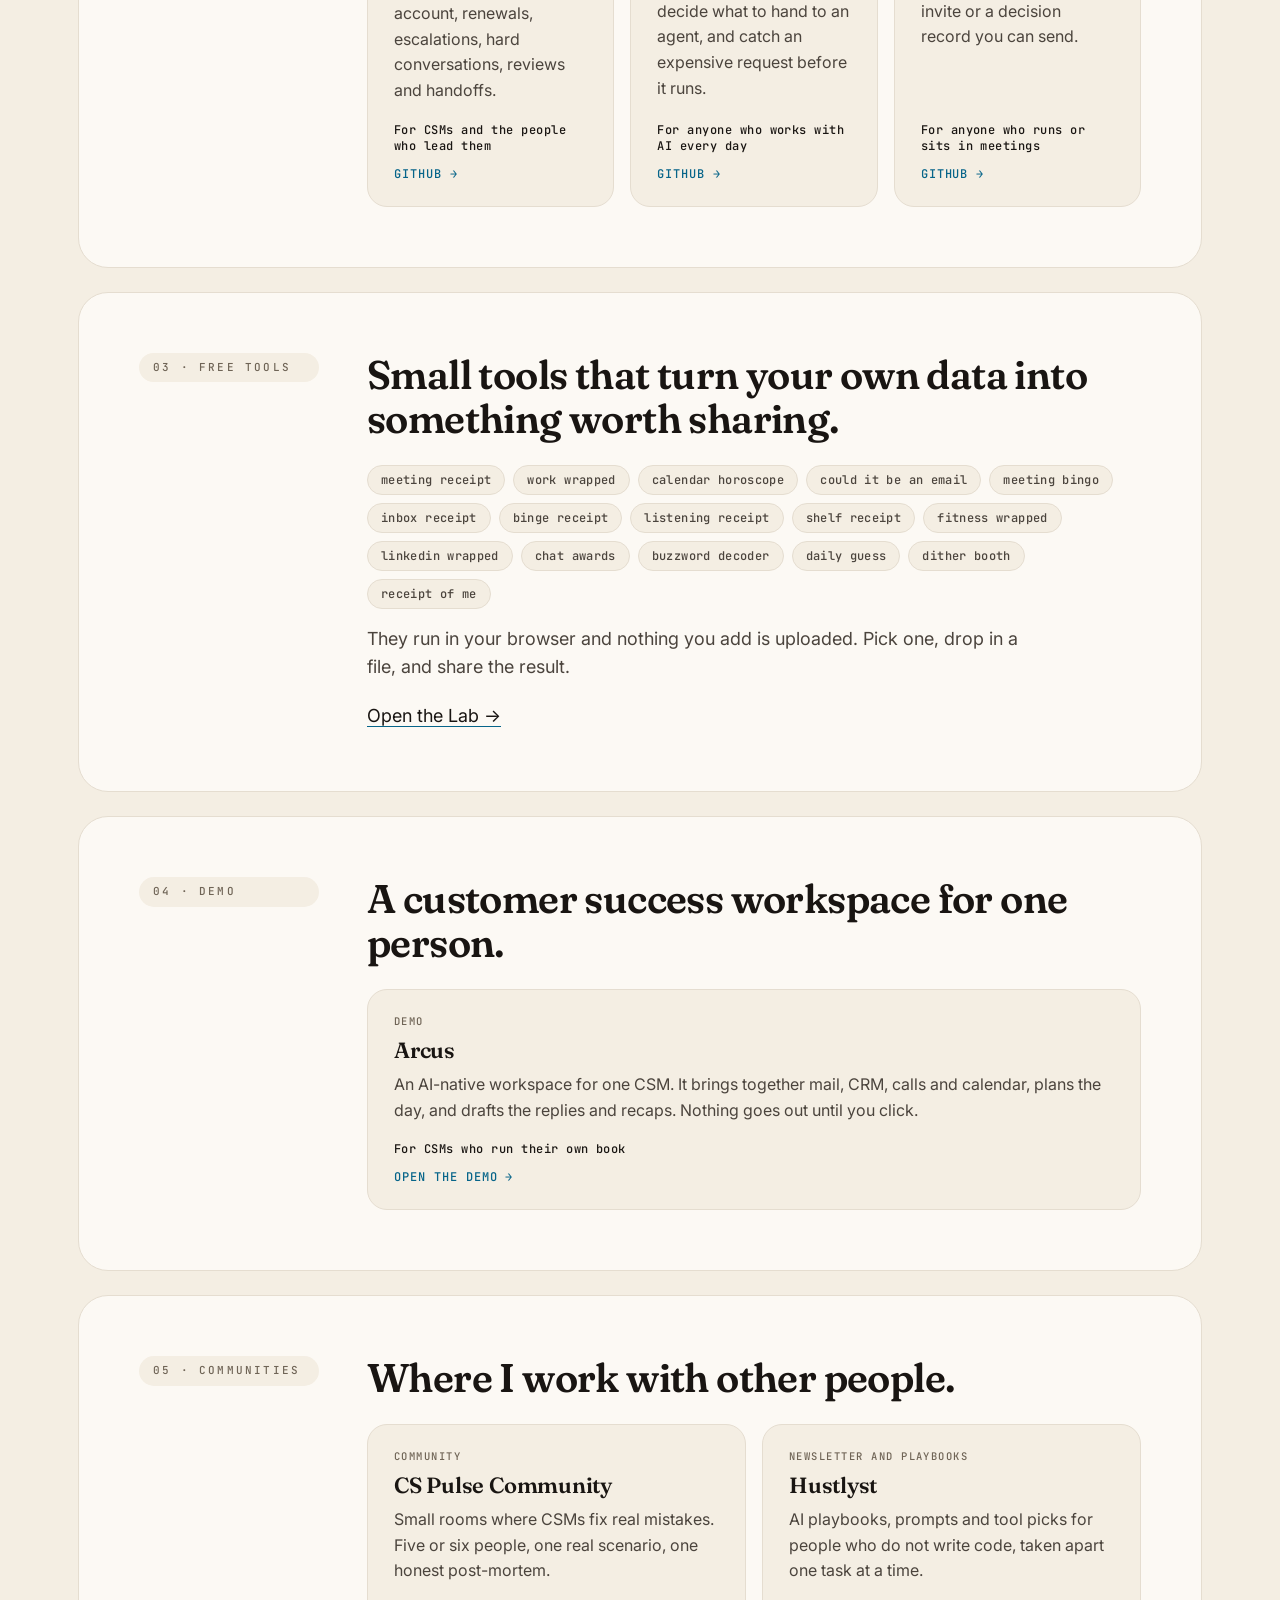
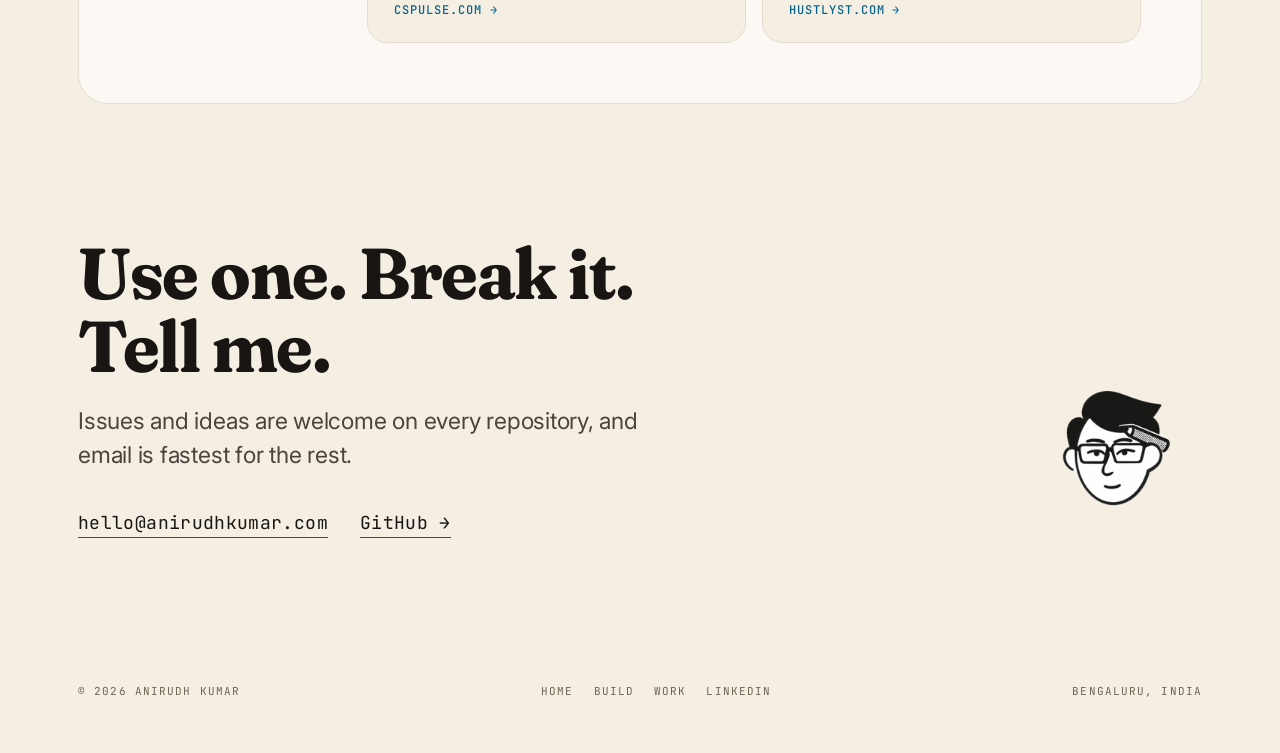
<file: build.html>
<!DOCTYPE html>
<html lang="en">
<head>
<meta charset="UTF-8">
<meta name="viewport" content="width=device-width, initial-scale=1">
<meta name="theme-color" content="#FCF9F4">
<script>(function(){var t=localStorage.getItem('theme')||'light';if(t!=='light'&&t!=='dark'&&t!=='system')t='light';var d=t==='dark'||(t==='system'&&window.matchMedia('(prefers-color-scheme: dark)').matches);if(d)document.documentElement.setAttribute('data-theme','dark');document.documentElement.setAttribute('data-theme-pref',t);var m=document.querySelector('meta[name="theme-color"]');if(m)m.setAttribute('content',d?'#14110D':(window.matchMedia('(min-width:761px)').matches?'#F4EEE3':'#FCF9F4'));})();</script>
<title>Build &mdash; Anirudh Kumar</title>
<meta name="description" content="AI skills, a second brain in plain files, free browser tools and the communities I run. Free to use, open on GitHub.">
<meta property="og:type" content="website">
<meta property="og:url" content="https://anirudhkumar.com/build">
<meta property="og:title" content="Build — Anirudh Kumar">
<meta property="og:description" content="AI skills, a second brain in plain files, free browser tools and the communities I run. Free to use, open on GitHub.">
<meta property="og:image" content="https://anirudhkumar.com/assets/og-image.png">
<meta name="twitter:card" content="summary_large_image">
<link rel="canonical" href="https://anirudhkumar.com/build">
<link rel="icon" href="/assets/favicon-192.png" type="image/png">
<link rel="apple-touch-icon" href="/assets/favicon-192.png">
<link rel="preconnect" href="https://fonts.googleapis.com">
<link rel="preconnect" href="https://fonts.gstatic.com" crossorigin>
<link href="https://fonts.googleapis.com/css2?family=Fraunces:ital,opsz,wght@0,9..144,600;0,9..144,700;0,9..144,900;1,9..144,600&family=Inter:wght@400;500;600;700&family=JetBrains+Mono:wght@400;500;700&display=swap" rel="stylesheet">
<link rel="stylesheet" href="/css/style.css?v=202611141727">
</head>
<body>

<header class="masthead">
  <div class="shell">
    <a class="brand" href="/">
      <img src="/assets/mark-64.png" alt="" width="36" height="36">
      <span class="wordmark">Anirudh Kumar<span>.</span></span>
    </a>
    <nav id="site-nav" aria-label="Sections">
      <a href="/">Home</a>
      <a href="/build" class="is-active">Build</a>
      <a href="/work">Work</a>
      <a href="/writing">Writing</a>
      <a href="/#contact">Contact</a>
      <div class="theme-switch" role="group" aria-label="Colour theme">
        <button type="button" data-theme-set="light" aria-label="Light theme"><svg viewBox="0 0 24 24"><circle cx="12" cy="12" r="4"/><path d="M12 2v2M12 20v2M4.93 4.93l1.41 1.41M17.66 17.66l1.41 1.41M2 12h2M20 12h2M6.34 17.66l-1.41 1.41M19.07 4.93l-1.41 1.41"/></svg></button>
        <button type="button" data-theme-set="dark" aria-label="Dark theme"><svg viewBox="0 0 24 24"><path d="M21 12.79A9 9 0 1 1 11.21 3 7 7 0 0 0 21 12.79z"/></svg></button>
        <button type="button" data-theme-set="system" aria-label="Match system theme"><svg viewBox="0 0 24 24"><rect x="3" y="4" width="18" height="12" rx="2"/><path d="M8 20h8M12 16v4"/></svg></button>
      </div>
    </nav><button type="button" class="theme-cycle" aria-label="Theme: Light. Tap for Dark." data-pref="light"><svg class="i-light" viewBox="0 0 24 24" aria-hidden="true"><circle cx="12" cy="12" r="4"/><path d="M12 2v2M12 20v2M4.93 4.93l1.41 1.41M17.66 17.66l1.41 1.41M2 12h2M20 12h2M6.34 17.66l-1.41 1.41M19.07 4.93l-1.41 1.41"/></svg><svg class="i-dark" viewBox="0 0 24 24" aria-hidden="true"><path d="M21 12.79A9 9 0 1 1 11.21 3 7 7 0 0 0 21 12.79z"/></svg><svg class="i-system" viewBox="0 0 24 24" aria-hidden="true"><rect x="3" y="4" width="18" height="12" rx="2"/><path d="M8 20h8M12 16v4"/></svg></button><button type="button" class="menu-btn" aria-label="Open menu" aria-expanded="false" aria-controls="site-nav"><i></i><i></i><i></i></button>
  </div>
</header>

<main>

  <section class="page-head">
    <div class="shell">
      <span class="eyebrow">Build</span>
      <h1 class="display">Things I have built, free for anyone to use.</h1>
      <p class="lede">AI skills, a second brain in plain files, small tools that run in your browser, and the communities I run. Every one is open on GitHub or live on the web.</p>
    </div>
  </section>

  <section class="band" id="brain" data-reveal>
    <div class="shell">
      <div class="split">
        <span class="eyebrow">01 &middot; Second brain</span>
        <div>
          <h2>A folder of plain files that remembers you.</h2>
          <div class="feat">
            <div>
              <span class="tag">Free &middot; MIT &middot; Claude, ChatGPT</span>
              <h3>Cowork OS</h3>
              <p>Your AI second brain. It remembers your work, your goals and your decisions, so every AI chat starts already knowing you. It comes with a dashboard that opens in your browser.</p>
              <p>It captures thoughts from your phone, plans your week around your calendar, and tidies itself every week.</p>
              <a class="link" href="https://github.com/theAnirudhKumar/CoworkOS" target="_blank" rel="noopener">Get Cowork OS &rarr;</a>
            </div>
            <img src="/assets/cowork-os-dashboard.png" alt="The Cowork OS dashboard, showing a week plan, next actions and an inbox." width="1800" height="1300" loading="lazy">
          </div>
        </div>
      </div>
    </div>
  </section>

  <section class="band" id="skills" data-reveal>
    <div class="shell">
      <div class="split">
        <span class="eyebrow">02 &middot; AI skills</span>
        <div>
          <h2>Skills that run inside the AI tool you already use.</h2>
          <div class="proj-grid three">
            <a class="proj" href="https://github.com/CSPulse/customer-success-skills" target="_blank" rel="noopener">
              <span class="tag">Free &middot; MIT &middot; No setup</span>
              <h3>Customer Success Skills</h3>
              <p>For the work customer success does: reading an account, renewals, escalations, hard conversations, reviews and handoffs.</p>
              <span class="for">For CSMs and the people who lead them</span>
              <span class="go">GitHub &rarr;</span>
            </a>
            <a class="proj" href="https://github.com/theAnirudhKumar/work-design" target="_blank" rel="noopener">
              <span class="tag">Free &middot; MIT &middot; No setup</span>
              <h3>work-design</h3>
              <p>Design the work before you do it. Vet a tool before you sign up, decide what to hand to an agent, and catch an expensive request before it runs.</p>
              <span class="for">For anyone who works with AI every day</span>
              <span class="go">GitHub &rarr;</span>
            </a>
            <a class="proj" href="https://github.com/theAnirudhKumar/meeting-design" target="_blank" rel="noopener">
              <span class="tag">Free &middot; MIT &middot; No setup</span>
              <h3>meeting-design</h3>
              <p>Paste in an invite or your notes. Get a verdict on the meeting, a rewritten invite or a decision record you can send.</p>
              <span class="for">For anyone who runs or sits in meetings</span>
              <span class="go">GitHub &rarr;</span>
            </a>
          </div>
        </div>
      </div>
    </div>
  </section>

  <section class="band" id="lab" data-reveal>
    <div class="shell">
      <div class="split">
        <span class="eyebrow">03 &middot; Free tools</span>
        <div>
          <h2>Small tools that turn your own data into something worth sharing.</h2>
          <div class="chips">
            <span>meeting receipt</span><span>work wrapped</span><span>calendar horoscope</span><span>could it be an email</span><span>meeting bingo</span><span>inbox receipt</span><span>binge receipt</span><span>listening receipt</span><span>shelf receipt</span><span>fitness wrapped</span><span>linkedin wrapped</span><span>chat awards</span><span>buzzword decoder</span><span>daily guess</span><span>dither booth</span><span>receipt of me</span>
          </div>
          <p class="lead">They run in your browser and nothing you add is uploaded. Pick one, drop in a file, and share the result.</p>
          <a class="link" href="https://theanirudhkumar.github.io/lab/" target="_blank" rel="noopener">Open the Lab &rarr;</a>
        </div>
      </div>
    </div>
  </section>

  <section class="band" id="arcus" data-reveal>
    <div class="shell">
      <div class="split">
        <span class="eyebrow">04 &middot; Demo</span>
        <div>
          <h2>A customer success workspace for one person.</h2>
          <div class="proj-grid one">
            <a class="proj" href="https://arcus-demo.cspulse.com" target="_blank" rel="noopener">
              <span class="tag">Demo</span>
              <h3>Arcus</h3>
              <p>An AI-native workspace for one CSM. It brings together mail, CRM, calls and calendar, plans the day, and drafts the replies and recaps. Nothing goes out until you click.</p>
              <span class="for">For CSMs who run their own book</span>
              <span class="go">Open the demo &rarr;</span>
            </a>
          </div>
        </div>
      </div>
    </div>
  </section>

  <section class="band" id="communities" data-reveal>
    <div class="shell">
      <div class="split">
        <span class="eyebrow">05 &middot; Communities</span>
        <div>
          <h2>Where I work with other people.</h2>
          <div class="proj-grid two">
            <a class="proj" href="https://cspulse.com" target="_blank" rel="noopener">
              <span class="tag">Community</span>
              <h3>CS Pulse Community</h3>
              <p>Small rooms where CSMs fix real mistakes. Five or six people, one real scenario, one honest post-mortem.</p>
              <span class="go">cspulse.com &rarr;</span>
            </a>
            <a class="proj" href="https://hustlyst.com" target="_blank" rel="noopener">
              <span class="tag">Newsletter and playbooks</span>
              <h3>Hustlyst</h3>
              <p>AI playbooks, prompts and tool picks for people who do not write code, taken apart one task at a time.</p>
              <span class="go">hustlyst.com &rarr;</span>
            </a>
          </div>
        </div>
      </div>
    </div>
  </section>

  <section class="closer" id="contact" data-reveal>
    <div class="shell">
      <div class="closer-grid">
        <div>
          <h2 class="display">Use one. Break it. Tell me.</h2>
          <p class="lede" style="margin-top:20px;max-width:40ch">Issues and ideas are welcome on every repository, and email is fastest for the rest.</p>
          <div class="contact-line">
            <a class="link" href="mailto:hello@anirudhkumar.com">hello@anirudhkumar.com</a>
            <a class="link" href="https://github.com/theAnirudhKumar" target="_blank" rel="noopener">GitHub &rarr;</a>
          </div>
        </div>
        <img class="closer-mark" src="/assets/mark.png" alt="" width="180" height="180">
      </div>
    </div>
  </section>

</main>

<footer class="foot">
  <div class="shell">
    <span>&copy; <span id="yr"></span> Anirudh Kumar</span>
    <div class="foot-links">
      <a href="/">Home</a>
      <a href="/build">Build</a>
      <a href="/work">Work</a>
      <a href="https://anirudhk.com/linkedin" target="_blank" rel="noopener">LinkedIn</a>
    </div>
    <span>Bengaluru, India</span>
  </div>
</footer>

<nav class="tabbar" aria-label="Primary"><a href="/" data-tab="home"><svg viewBox="0 0 24 24" aria-hidden="true"><path d="M3 11l9-7 9 7v9a1 1 0 0 1-1 1h-5v-6H9v6H4a1 1 0 0 1-1-1z"/></svg><span>Home</span></a><a href="/work" data-tab="work"><svg viewBox="0 0 24 24" aria-hidden="true"><rect x="3" y="7" width="18" height="13" rx="2"/><path d="M9 7V5a2 2 0 0 1 2-2h2a2 2 0 0 1 2 2v2M3 13h18"/></svg><span>Work</span></a><a href="/writing" data-tab="writing"><svg viewBox="0 0 24 24" aria-hidden="true"><path d="M4 20h4L19 9a2.8 2.8 0 0 0-4-4L4 16z"/><path d="M13.5 6.5l4 4"/></svg><span>Writing</span></a><a href="/#community" data-tab="community"><svg viewBox="0 0 24 24" aria-hidden="true"><circle cx="9" cy="8" r="3"/><circle cx="17" cy="9" r="2.4"/><path d="M3 20c0-3.3 2.7-6 6-6s6 2.7 6 6M15 14.2c.6-.2 1.2-.2 1.9-.2 2.4 0 4.1 1.8 4.1 4.3"/></svg><span>Community</span></a><a href="/#contact" data-tab="contact"><svg viewBox="0 0 24 24" aria-hidden="true"><rect x="3" y="5" width="18" height="14" rx="2"/><path d="M3 7l9 6 9-6"/></svg><span>Contact</span></a></nav>

<script>document.getElementById('yr').textContent = new Date().getFullYear();</script>
<script src="/js/main.js?v=202611141727"></script>
</body>
</html>
</file>
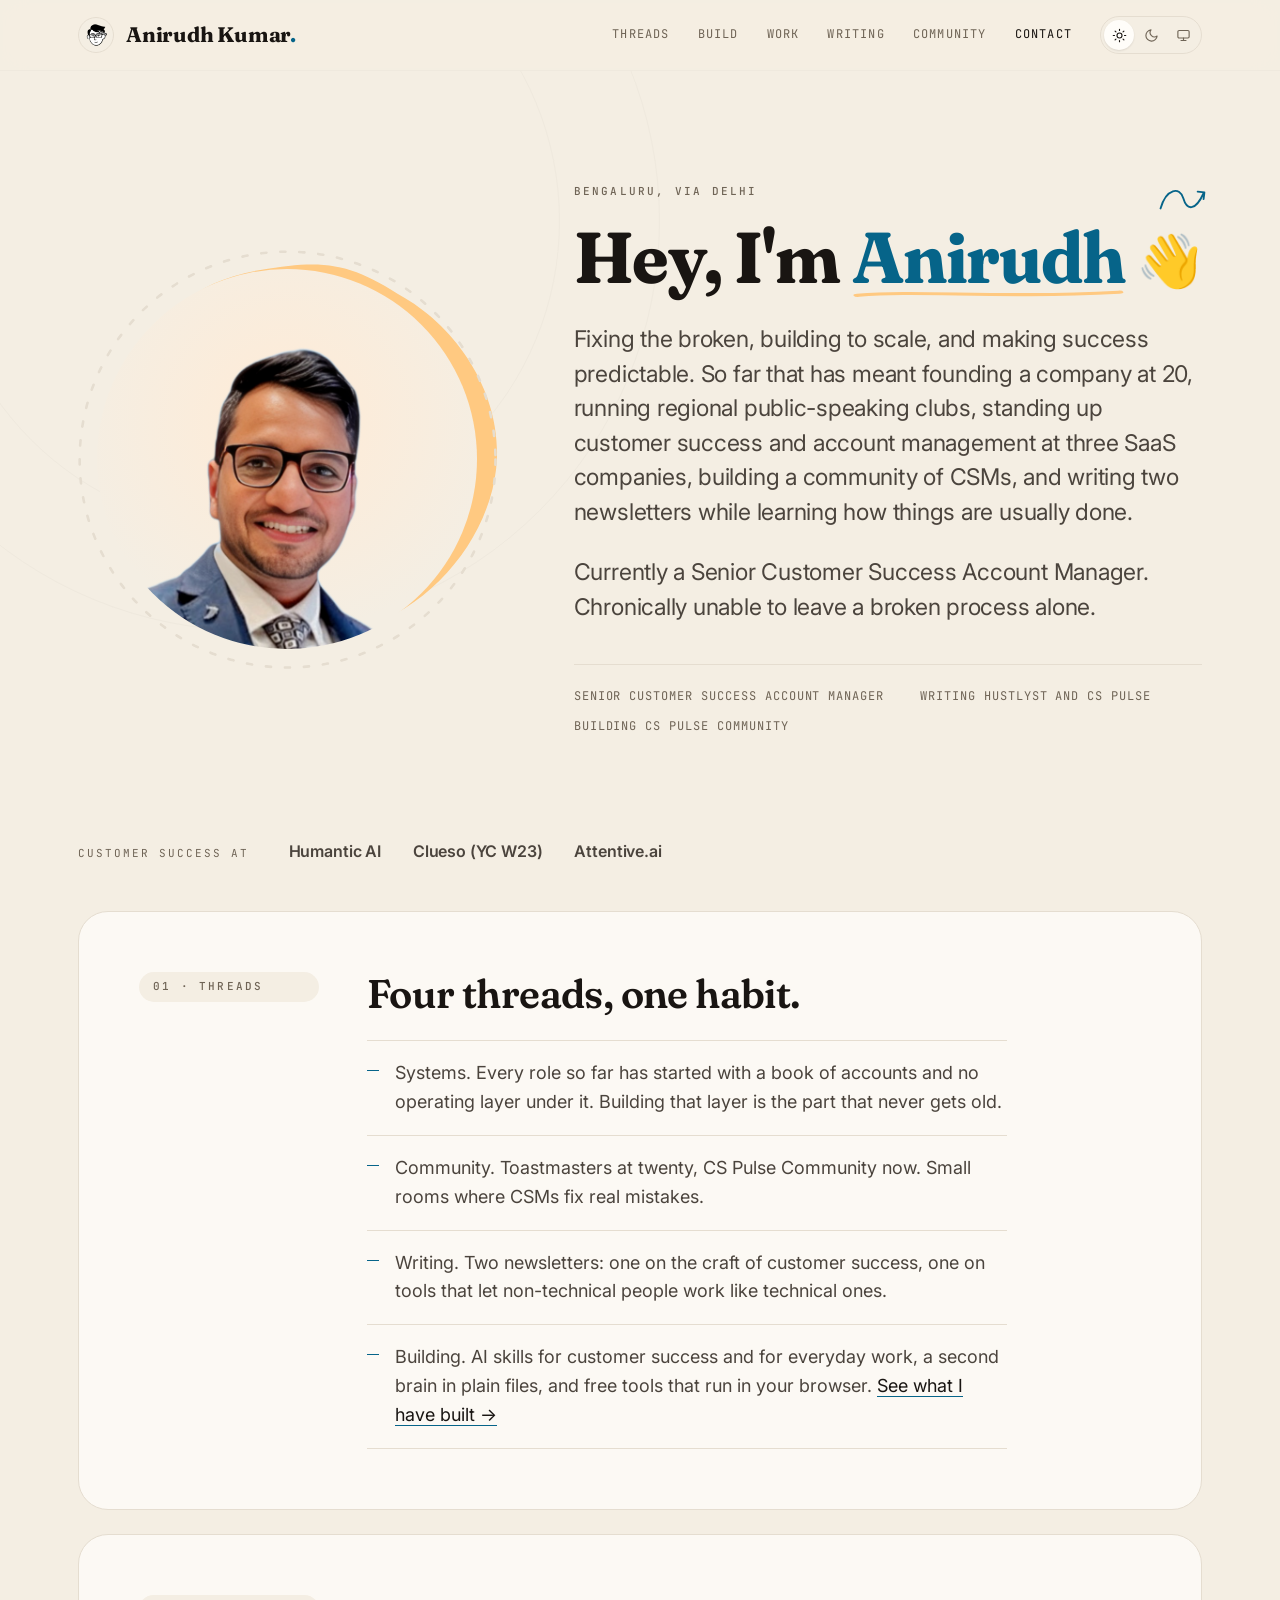
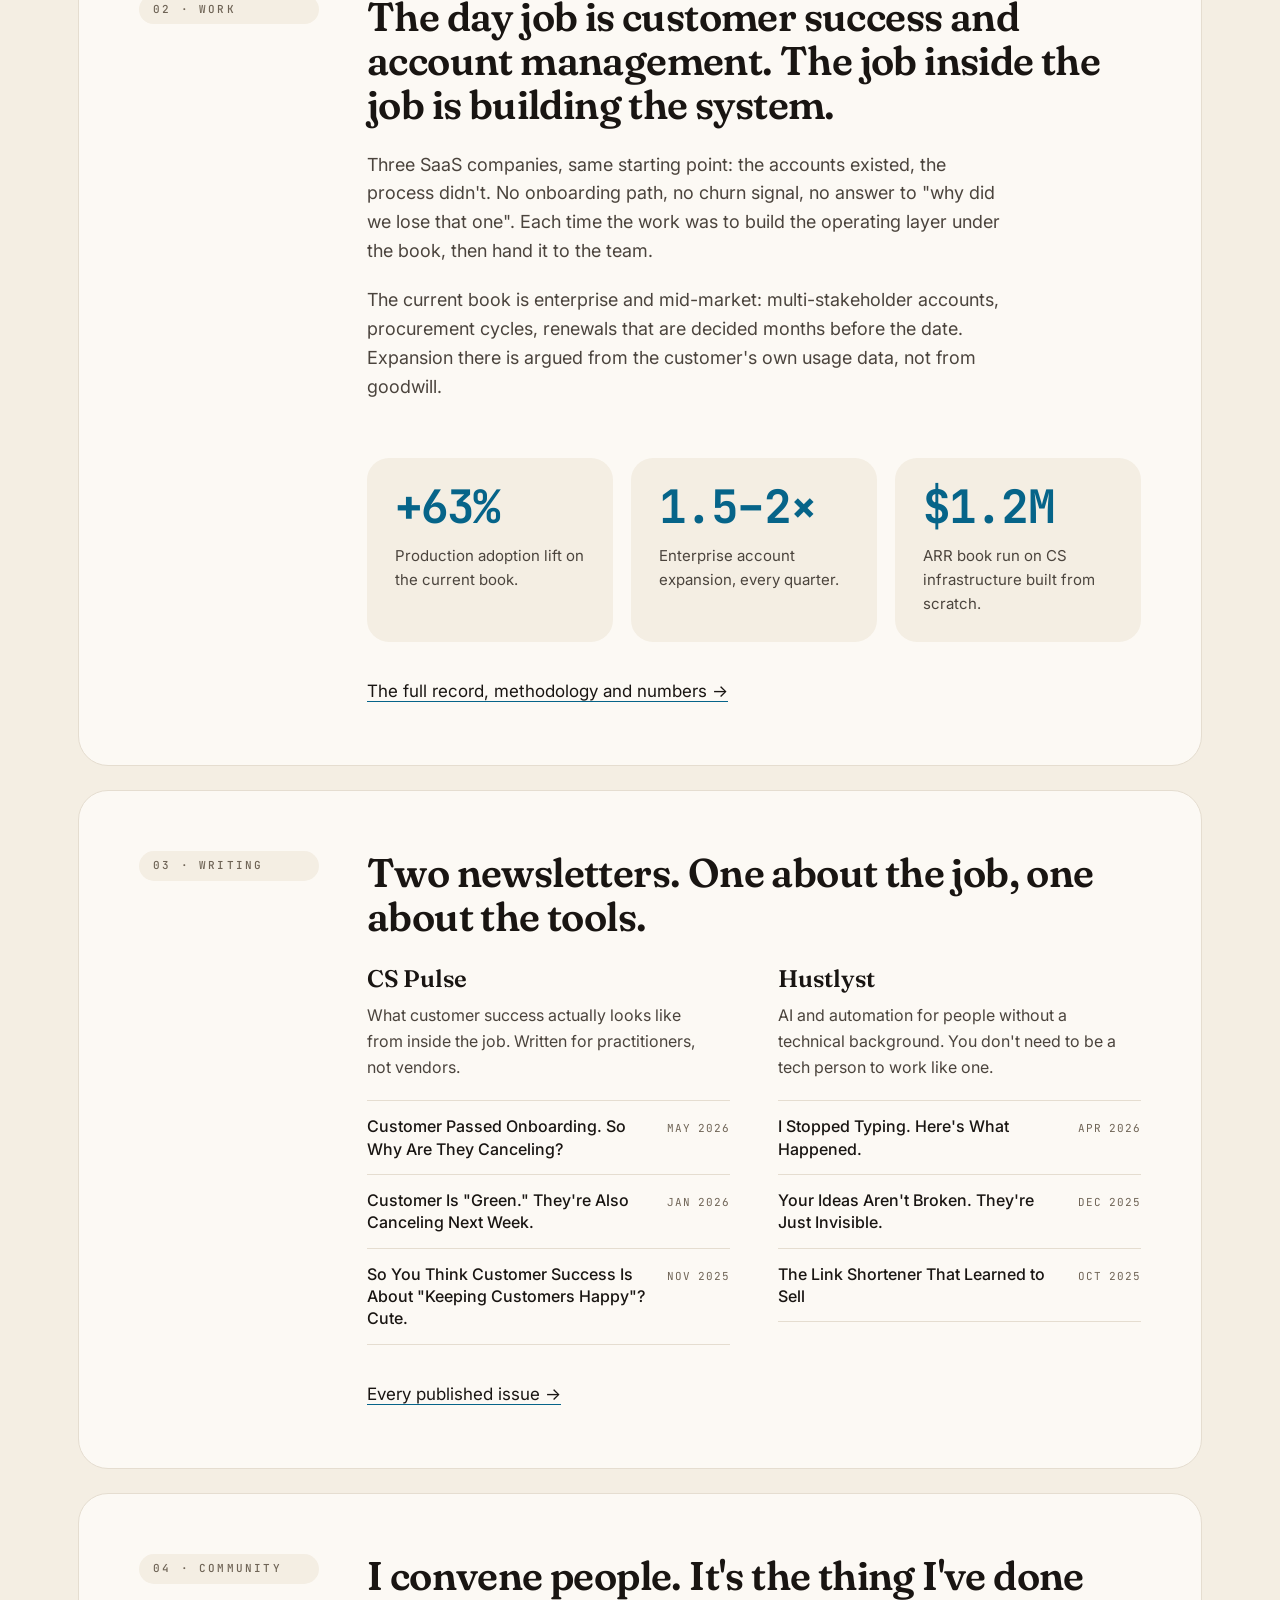
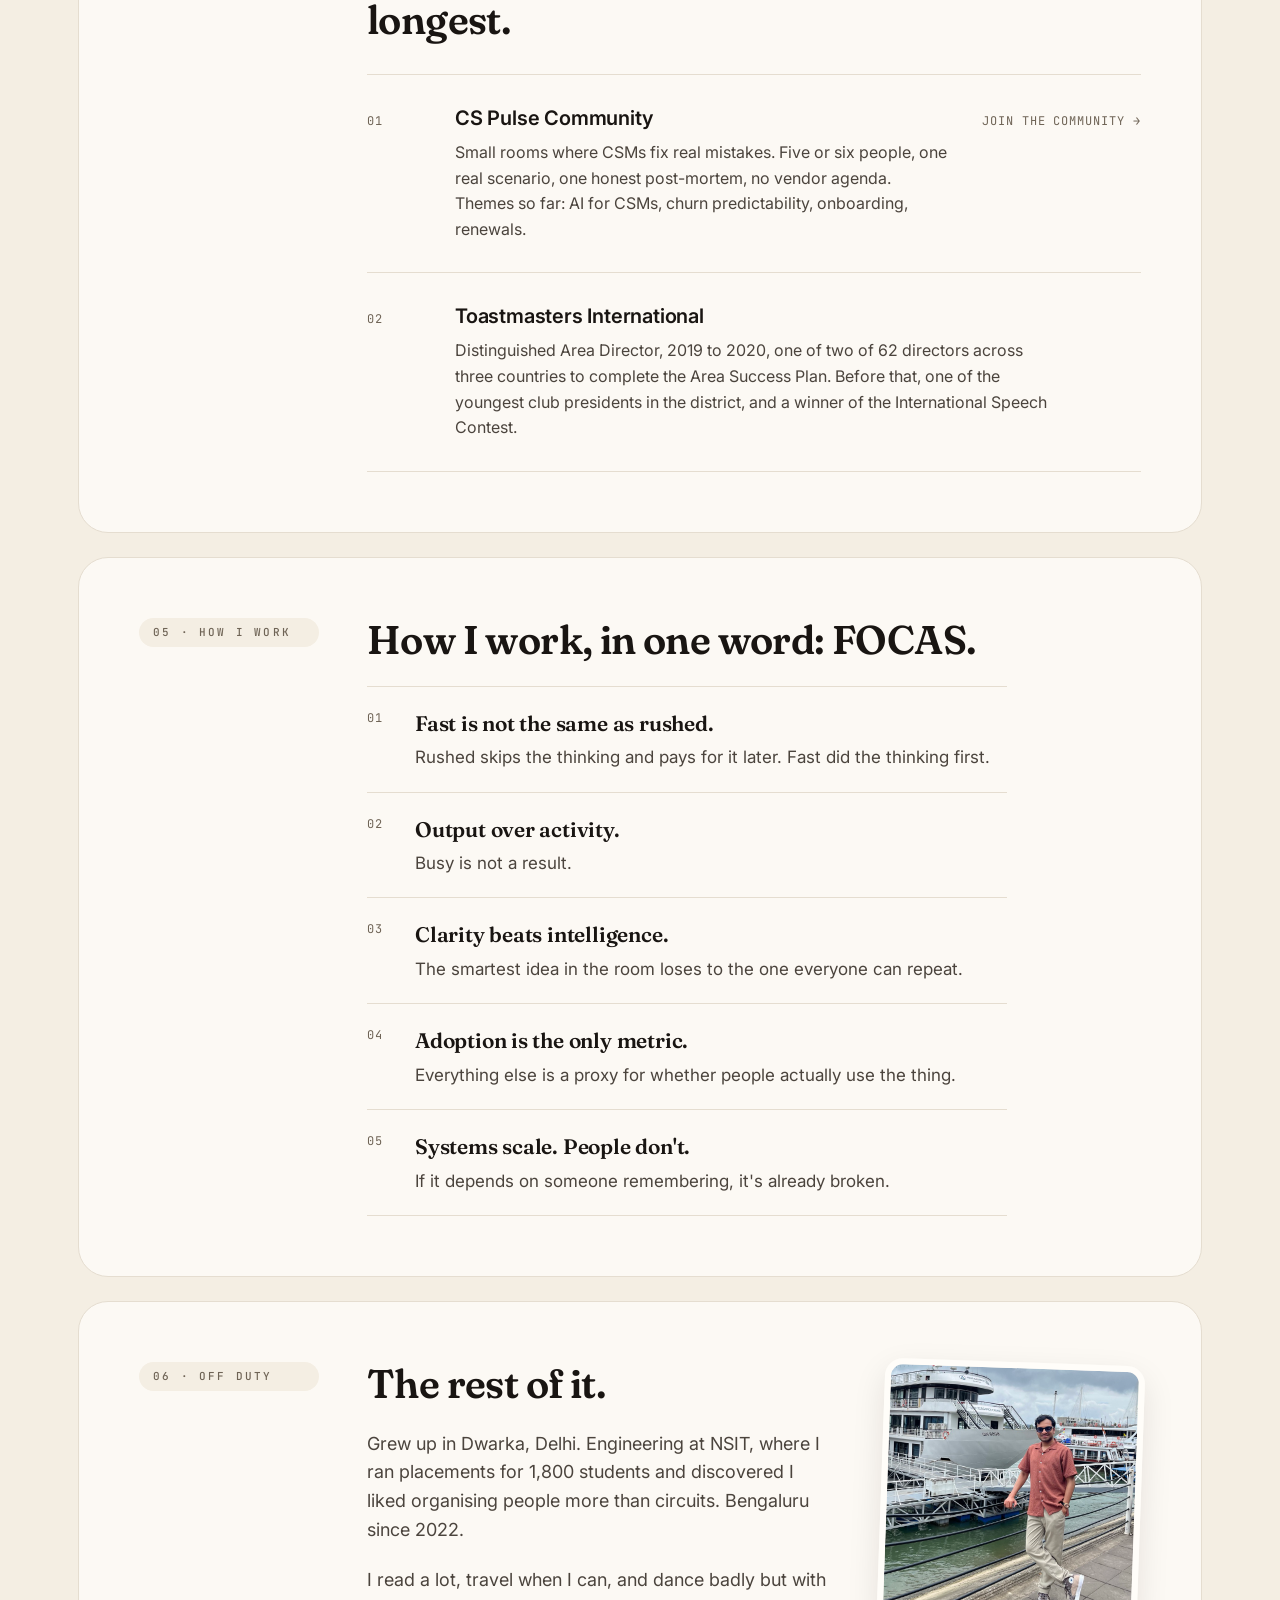
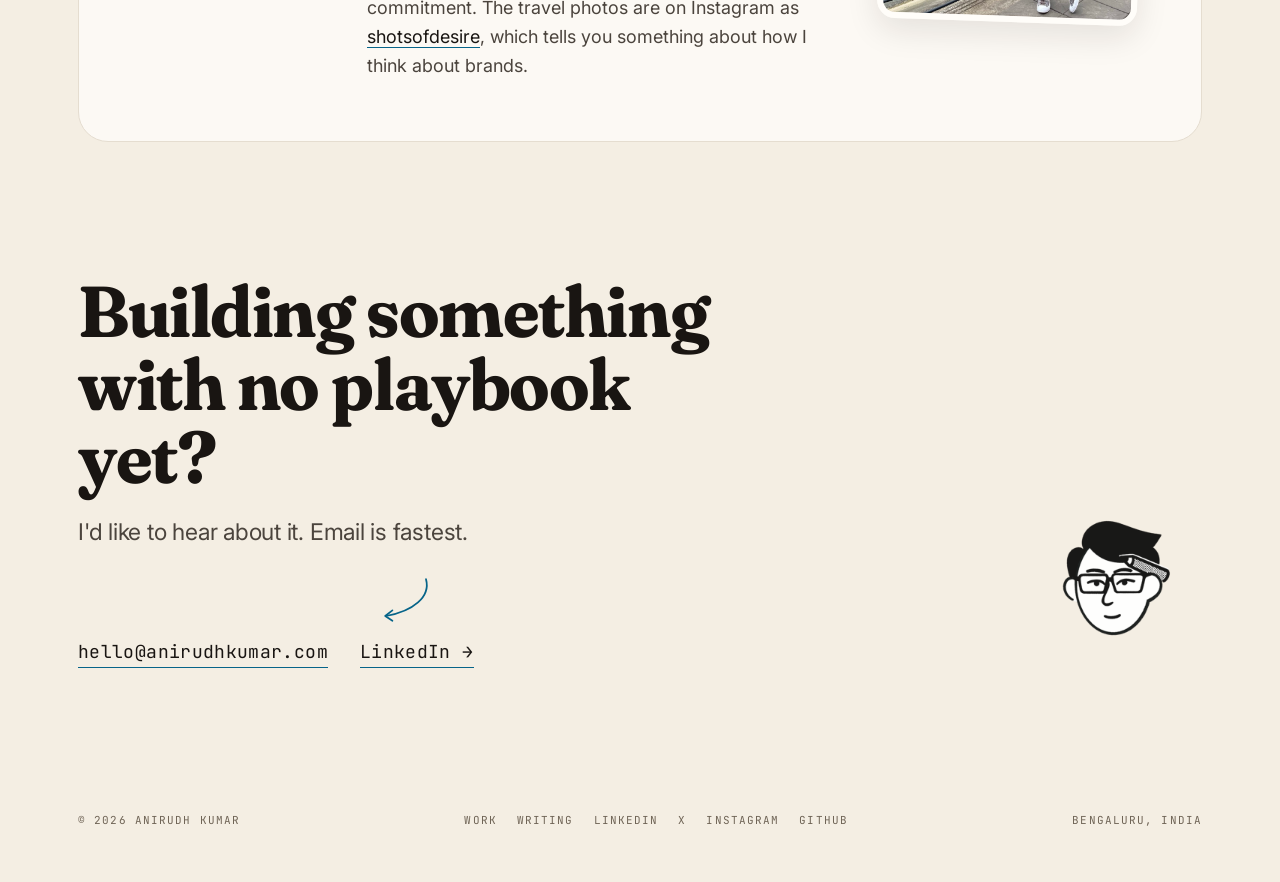
<file: community.html>
<!DOCTYPE html>
<html lang="en">
<head>
<meta charset="UTF-8">
<title>Anirudh Kumar</title>
<link rel="canonical" href="https://anirudhkumar.com/#community">
<meta http-equiv="refresh" content="0; url=/#community">
<meta name="robots" content="noindex">
<script>window.location.replace('/#community');</script>
</head>
<body><p>Moved to <a href="/#community">anirudhkumar.com/#community</a>.</p></body>
</html>
</file>
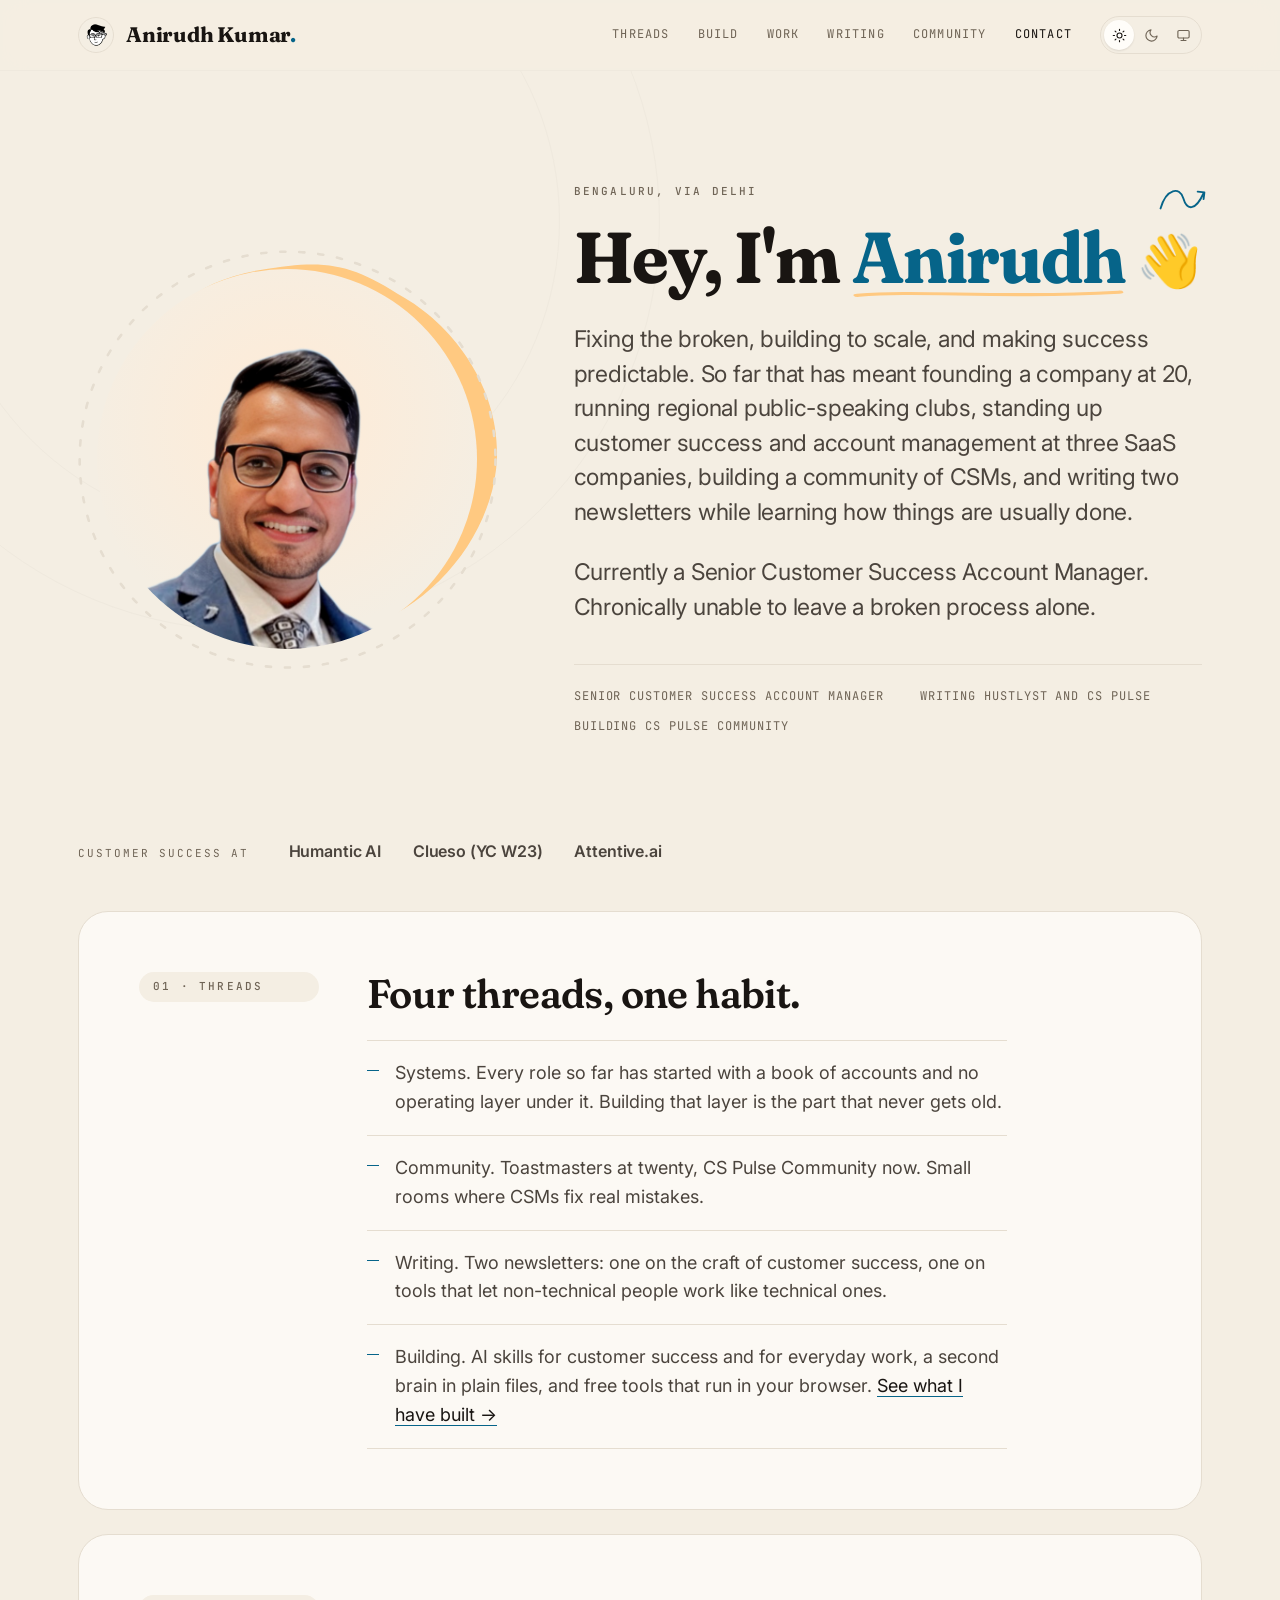
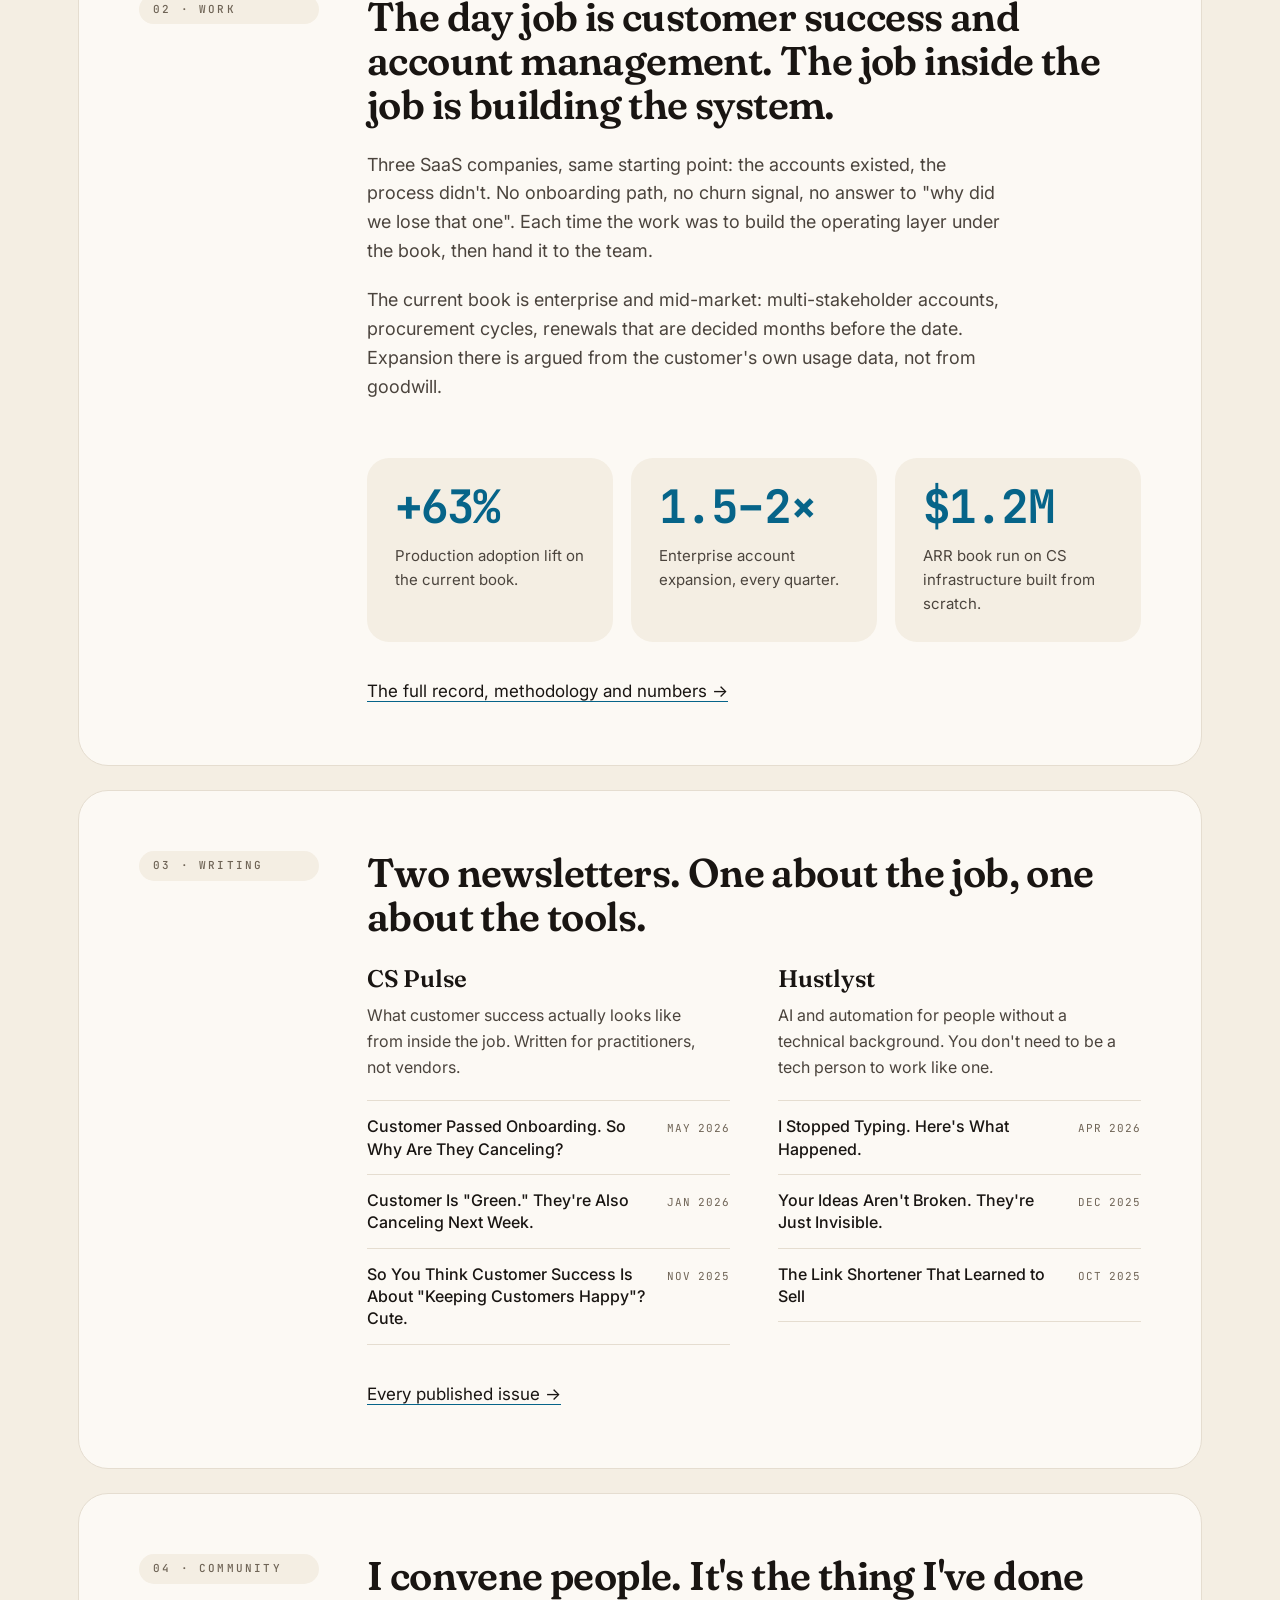
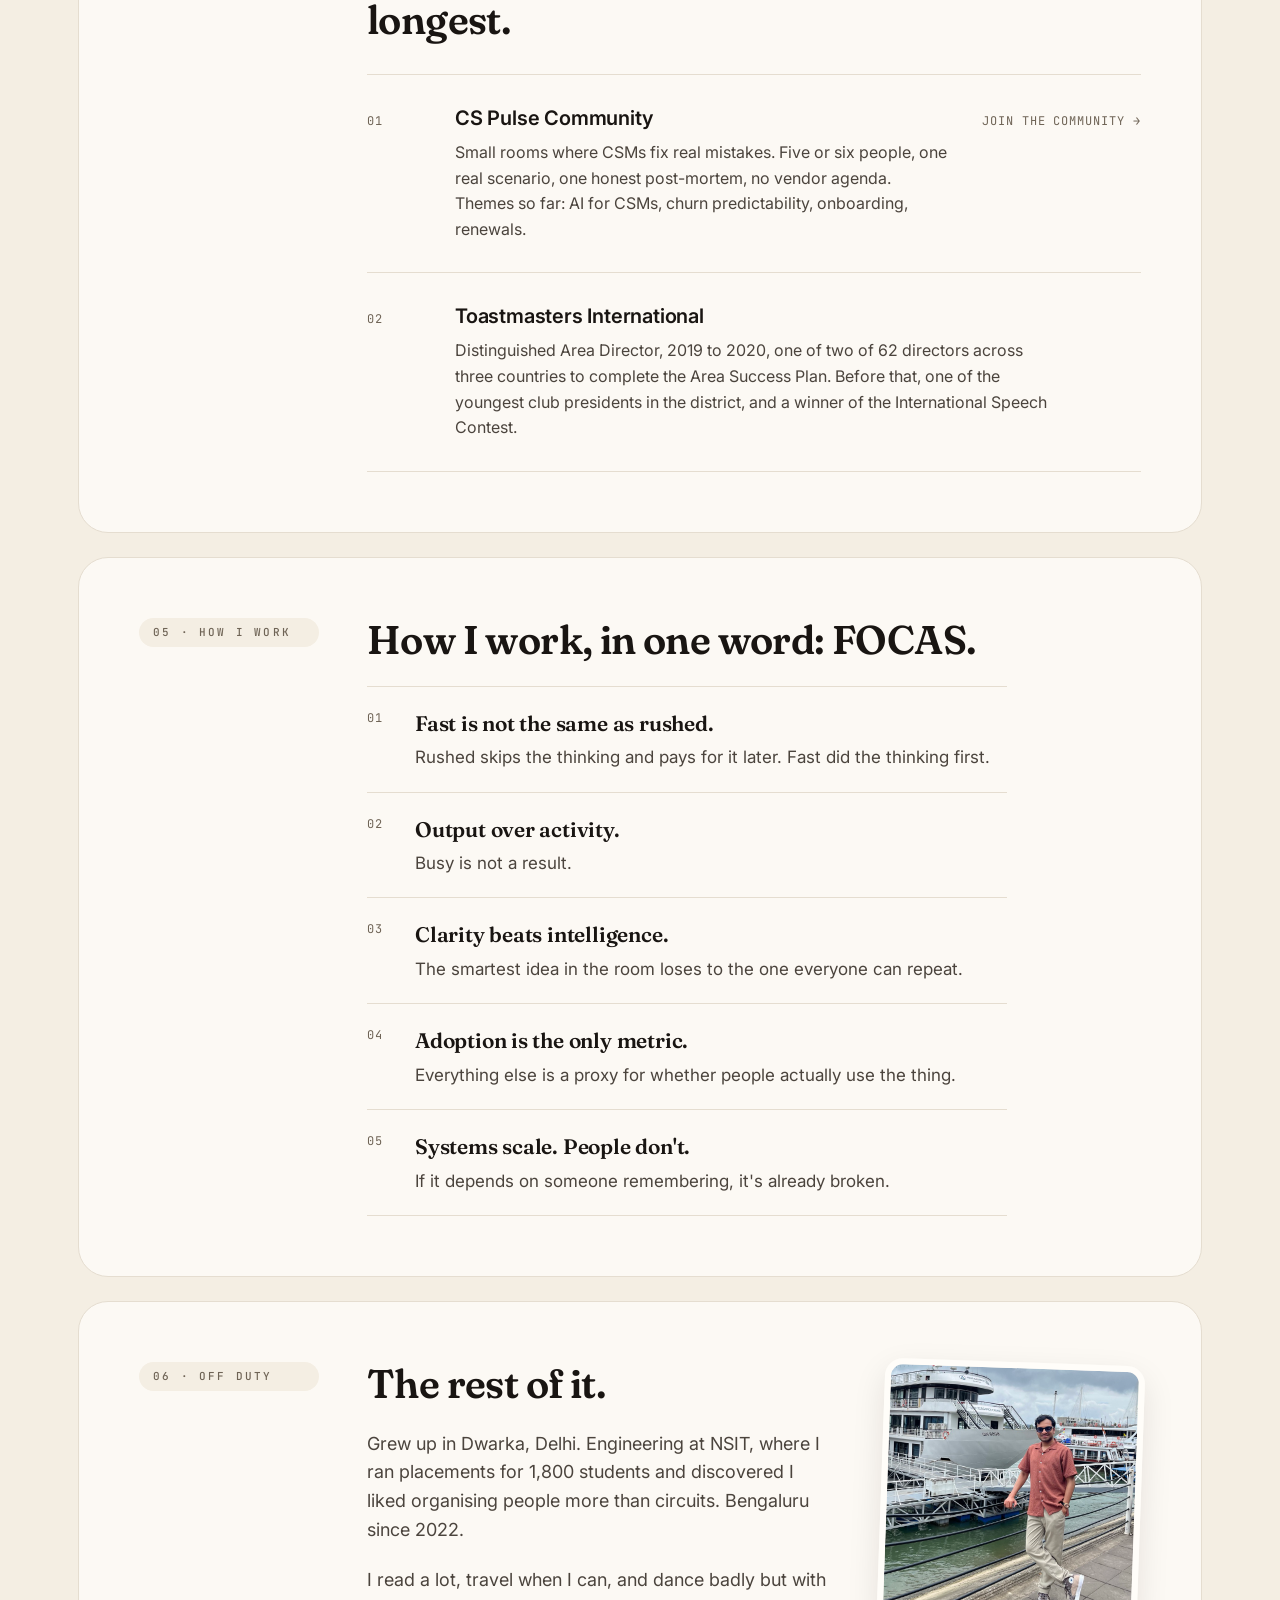
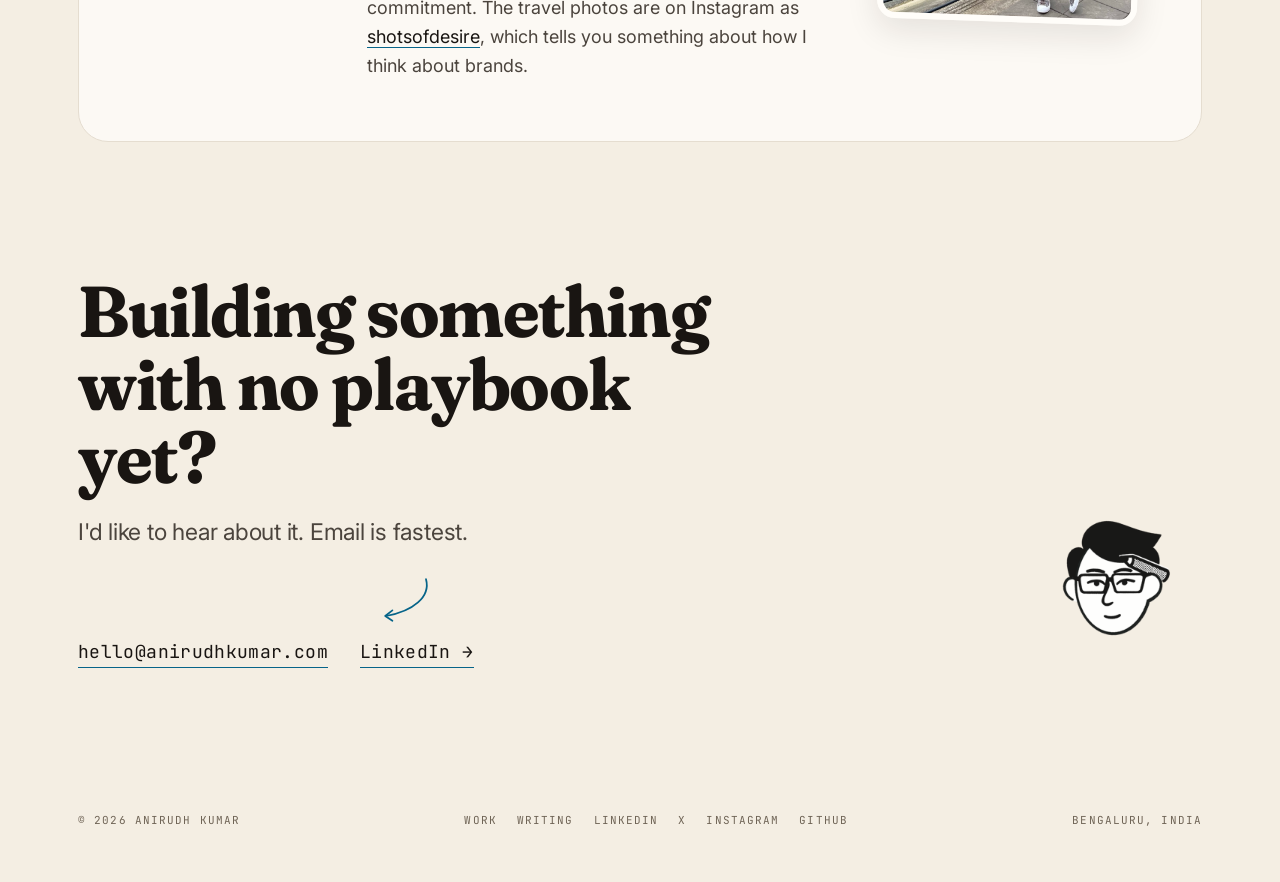
<file: contact.html>
<!DOCTYPE html>
<html lang="en">
<head>
<meta charset="UTF-8">
<title>Anirudh Kumar</title>
<link rel="canonical" href="https://anirudhkumar.com/#contact">
<meta http-equiv="refresh" content="0; url=/#contact">
<meta name="robots" content="noindex">
<script>window.location.replace('/#contact');</script>
</head>
<body><p>Moved to <a href="/#contact">anirudhkumar.com/#contact</a>.</p></body>
</html>
</file>
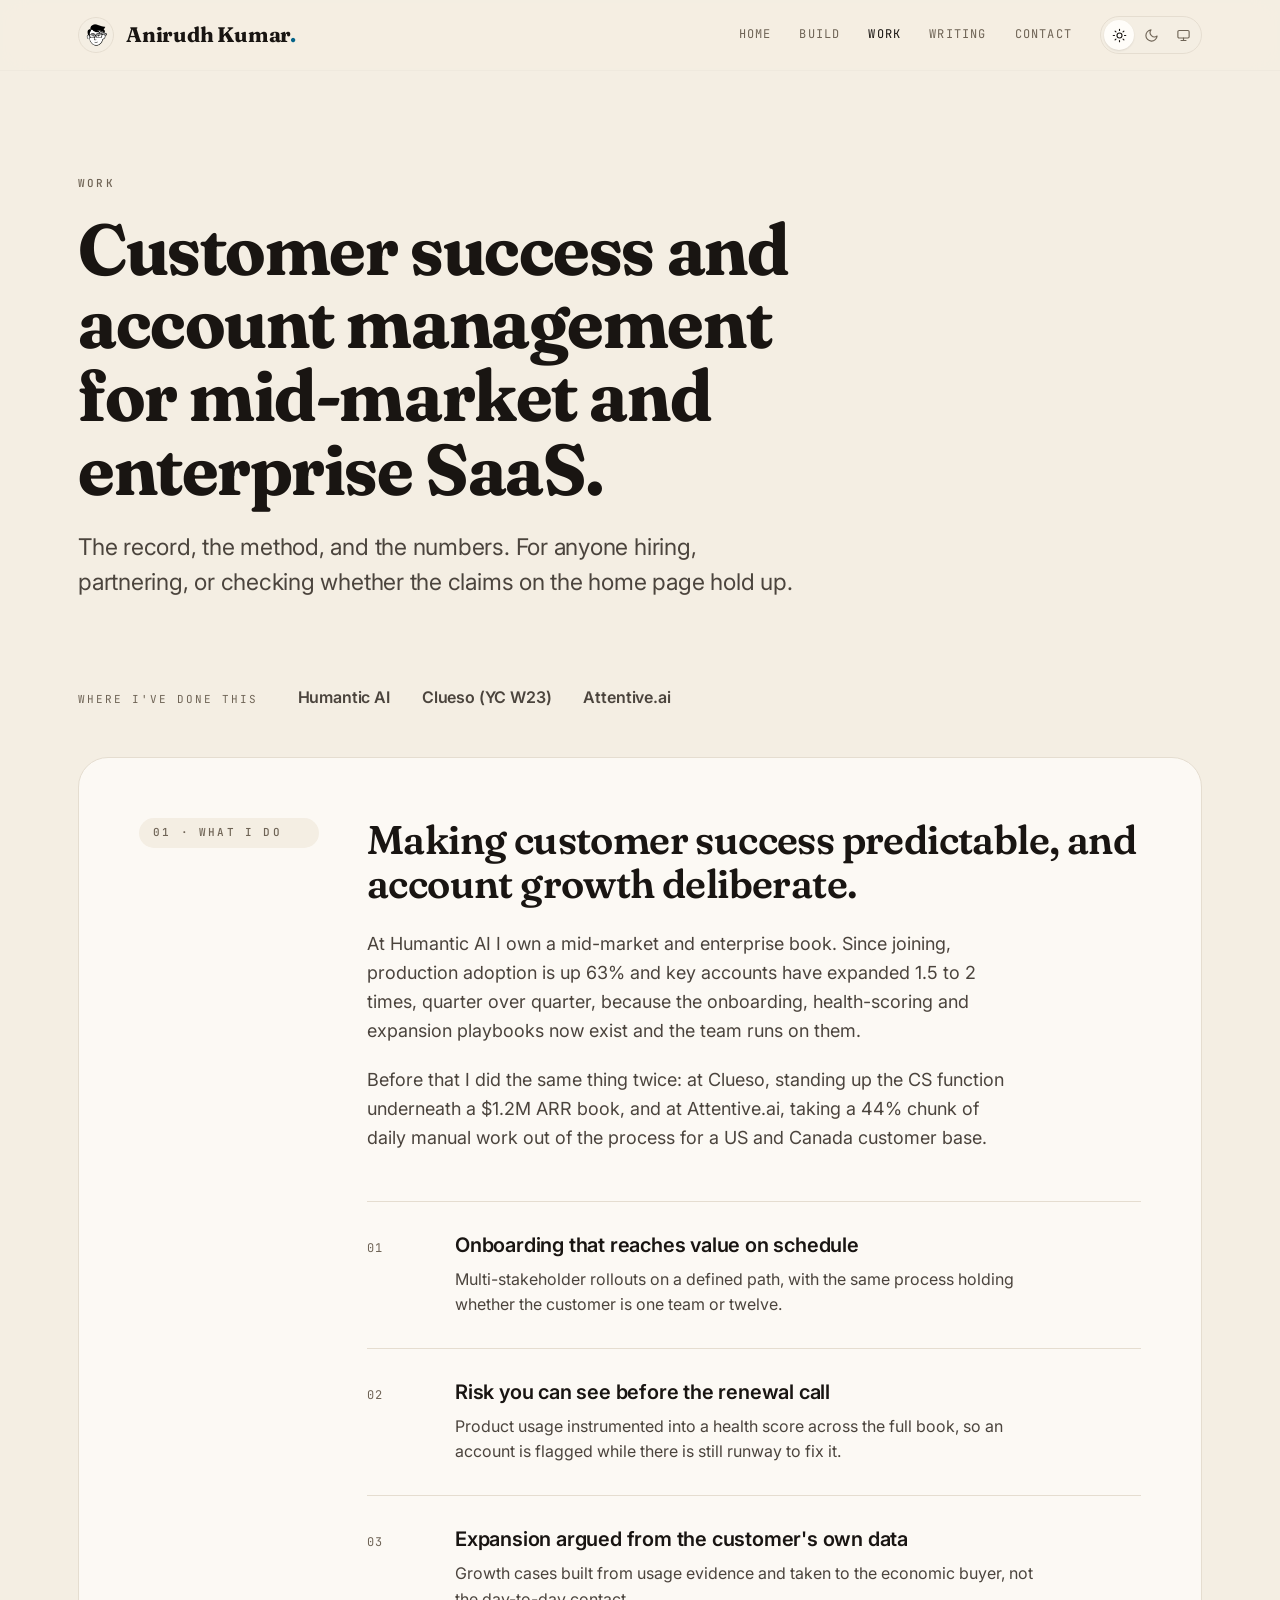
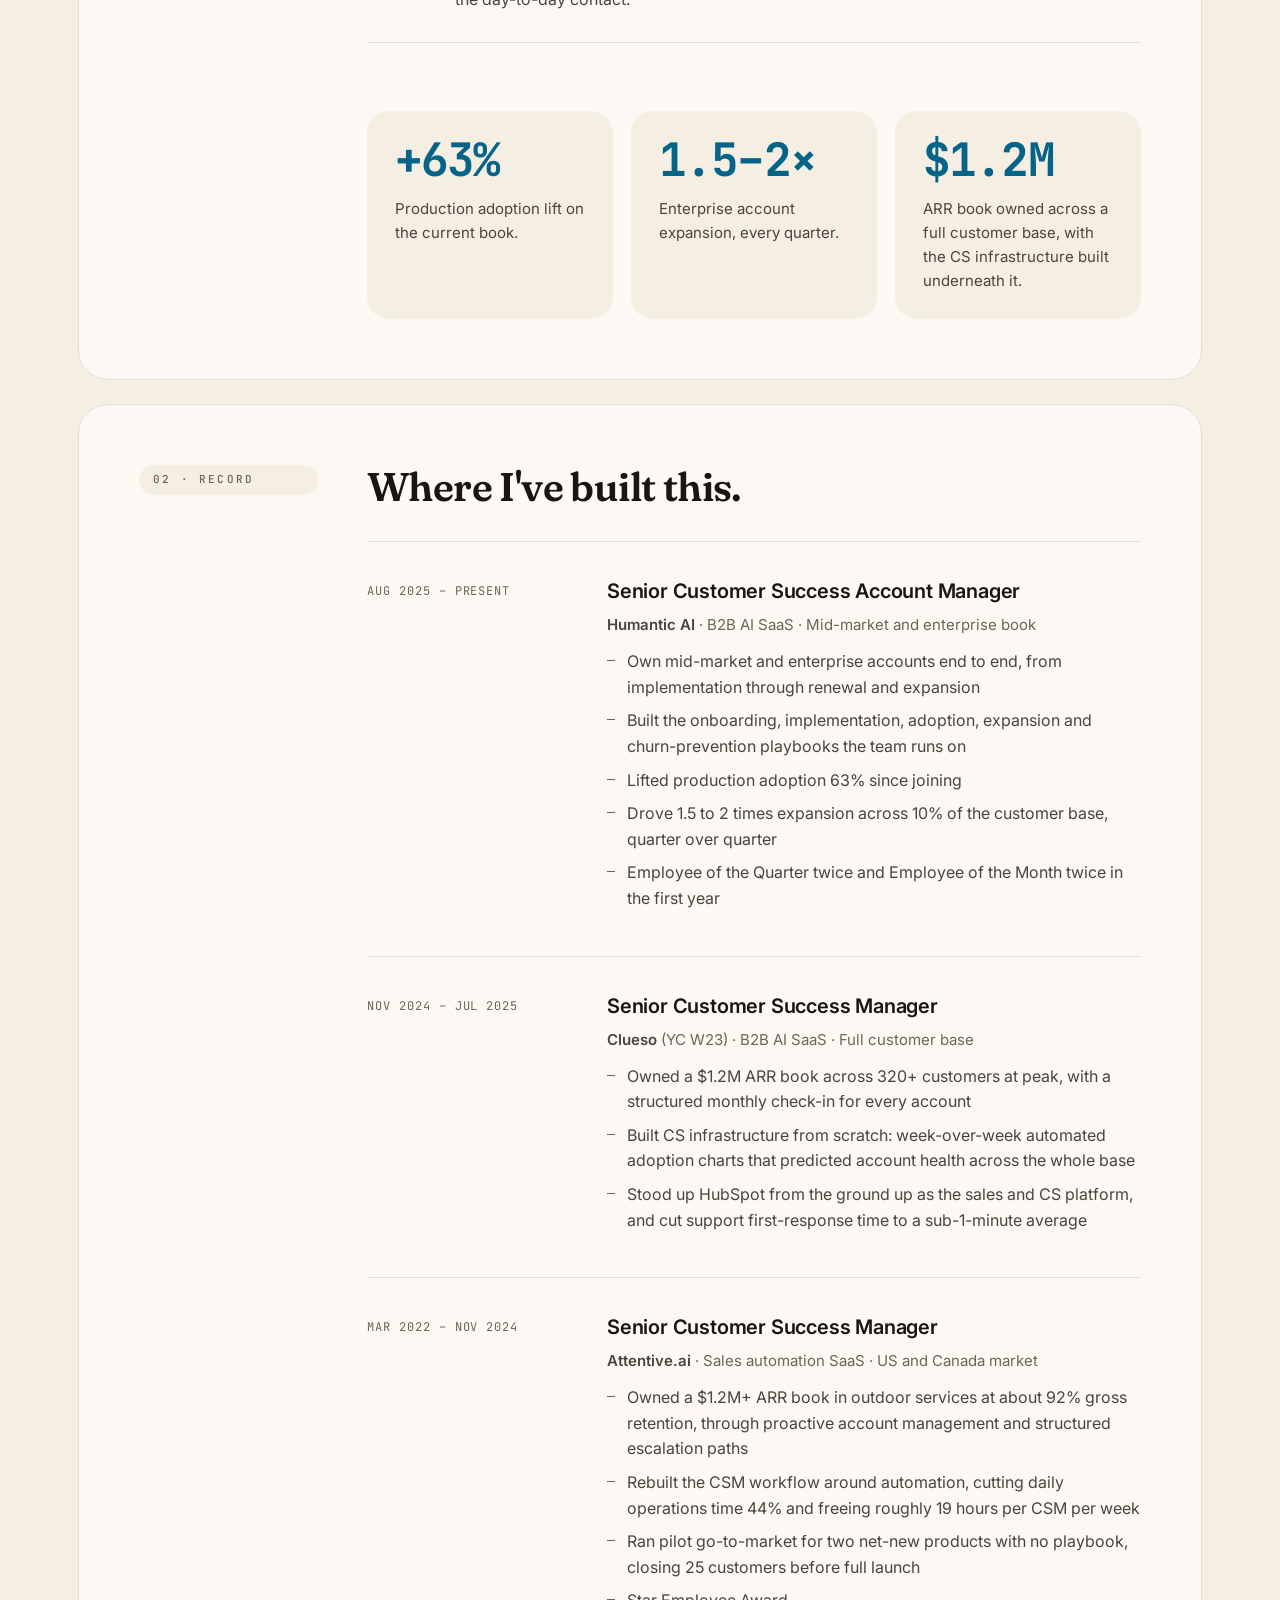
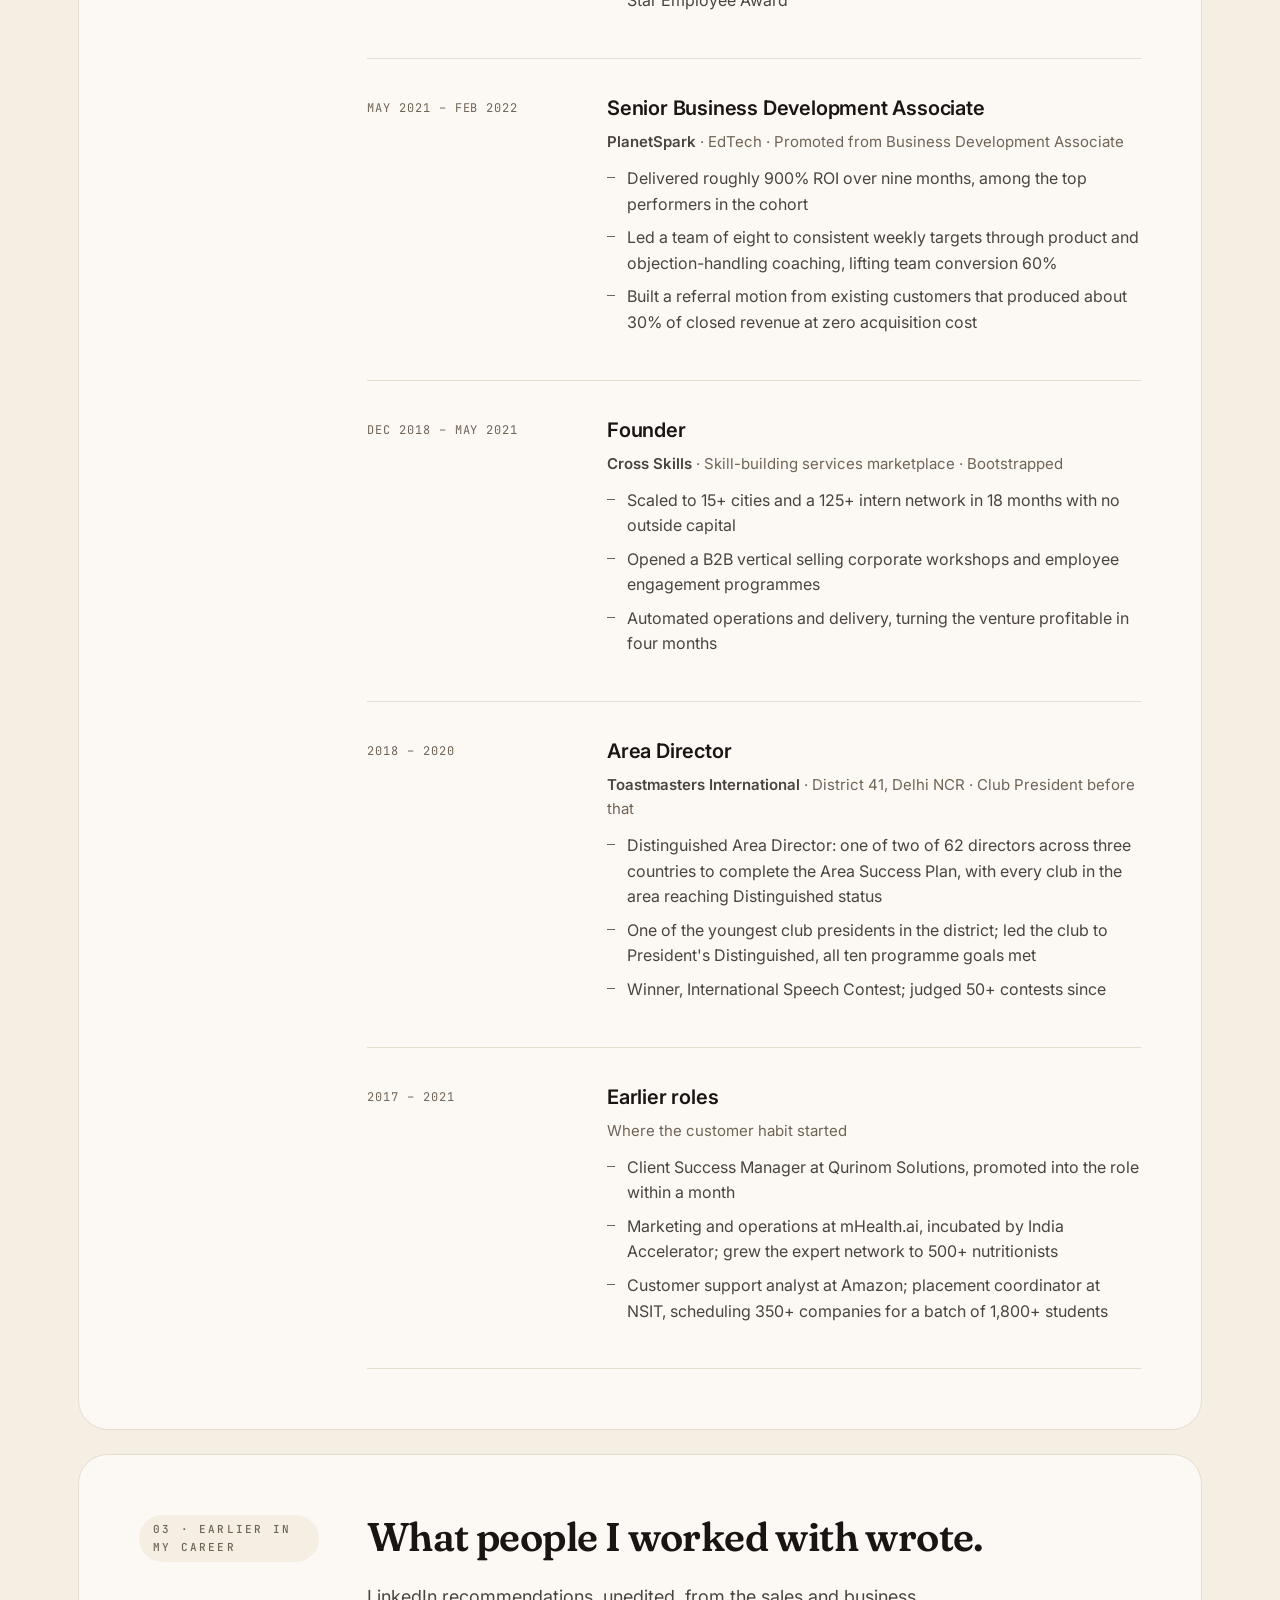
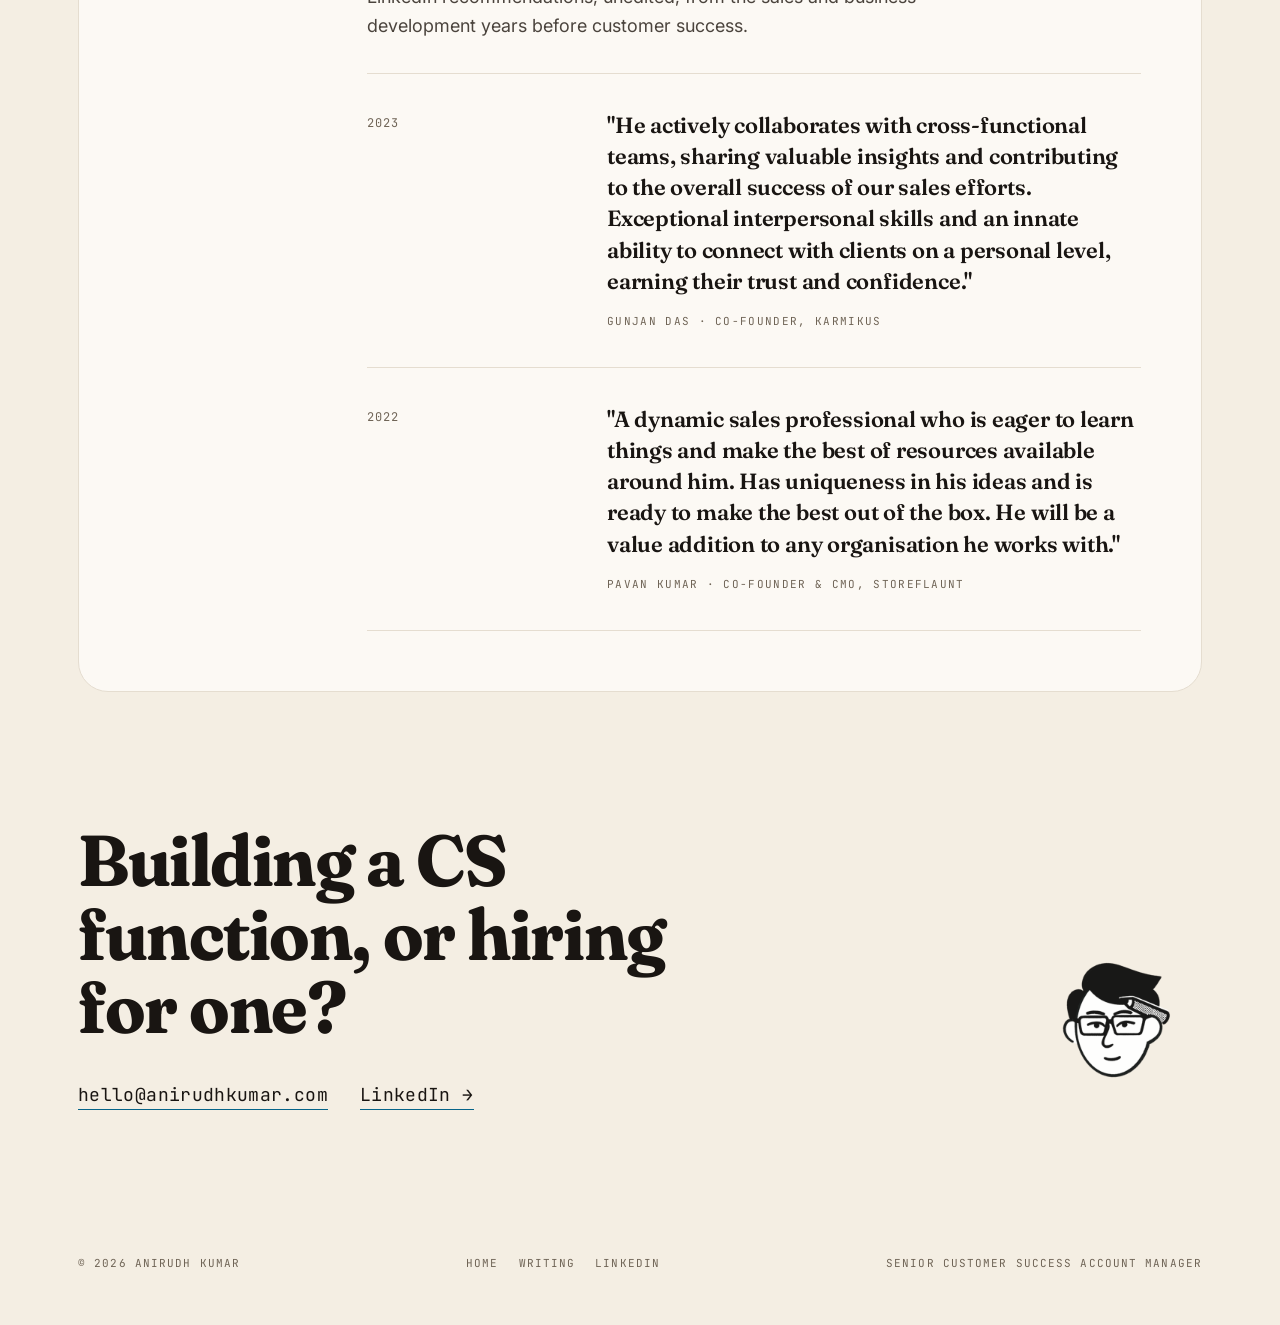
<file: work.html>
<!DOCTYPE html>
<html lang="en">
<head>
<meta charset="UTF-8">
<meta name="viewport" content="width=device-width, initial-scale=1">
<meta name="theme-color" content="#FCF9F4">
<script>(function(){var t=localStorage.getItem('theme')||'light';if(t!=='light'&&t!=='dark'&&t!=='system')t='light';var d=t==='dark'||(t==='system'&&window.matchMedia('(prefers-color-scheme: dark)').matches);if(d)document.documentElement.setAttribute('data-theme','dark');document.documentElement.setAttribute('data-theme-pref',t);var m=document.querySelector('meta[name="theme-color"]');if(m)m.setAttribute('content',d?'#14110D':(window.matchMedia('(min-width:761px)').matches?'#F4EEE3':'#FCF9F4'));})();</script>
<title>Work &mdash; Anirudh Kumar</title>
<meta name="description" content="Customer success and account management for mid-market and enterprise SaaS. The record, the methodology and the numbers, across Humantic AI, Clueso and Attentive.ai.">
<meta property="og:type" content="website">
<meta property="og:url" content="https://anirudhkumar.com/work">
<meta property="og:title" content="Work — Anirudh Kumar">
<meta property="og:description" content="Customer success and account management for mid-market and enterprise SaaS. The record, the methodology and the numbers.">
<meta property="og:image" content="https://anirudhkumar.com/assets/og-image.png">
<meta name="twitter:card" content="summary_large_image">
<link rel="canonical" href="https://anirudhkumar.com/work">
<link rel="icon" href="/assets/favicon-192.png" type="image/png">
<link rel="apple-touch-icon" href="/assets/favicon-192.png">
<link rel="preconnect" href="https://fonts.googleapis.com">
<link rel="preconnect" href="https://fonts.gstatic.com" crossorigin>
<link href="https://fonts.googleapis.com/css2?family=Fraunces:ital,opsz,wght@0,9..144,600;0,9..144,700;0,9..144,900;1,9..144,600&family=Inter:wght@400;500;600;700&family=JetBrains+Mono:wght@400;500;700&display=swap" rel="stylesheet">
<link rel="stylesheet" href="/css/style.css?v=202611141727">
</head>
<body>

<header class="masthead">
  <div class="shell">
    <a class="brand" href="/">
      <img src="/assets/mark-64.png" alt="" width="36" height="36">
      <span class="wordmark">Anirudh Kumar<span>.</span></span>
    </a>
    <nav id="site-nav" aria-label="Sections">
      <a href="/">Home</a>
      <a href="/build">Build</a>
      <a href="/work" class="is-active">Work</a>
      <a href="/writing">Writing</a>
      <a href="/#contact">Contact</a>
      <div class="theme-switch" role="group" aria-label="Colour theme">
        <button type="button" data-theme-set="light" aria-label="Light theme"><svg viewBox="0 0 24 24"><circle cx="12" cy="12" r="4"/><path d="M12 2v2M12 20v2M4.93 4.93l1.41 1.41M17.66 17.66l1.41 1.41M2 12h2M20 12h2M6.34 17.66l-1.41 1.41M19.07 4.93l-1.41 1.41"/></svg></button>
        <button type="button" data-theme-set="dark" aria-label="Dark theme"><svg viewBox="0 0 24 24"><path d="M21 12.79A9 9 0 1 1 11.21 3 7 7 0 0 0 21 12.79z"/></svg></button>
        <button type="button" data-theme-set="system" aria-label="Match system theme"><svg viewBox="0 0 24 24"><rect x="3" y="4" width="18" height="12" rx="2"/><path d="M8 20h8M12 16v4"/></svg></button>
      </div>
    </nav><button type="button" class="theme-cycle" aria-label="Theme: Light. Tap for Dark." data-pref="light"><svg class="i-light" viewBox="0 0 24 24" aria-hidden="true"><circle cx="12" cy="12" r="4"/><path d="M12 2v2M12 20v2M4.93 4.93l1.41 1.41M17.66 17.66l1.41 1.41M2 12h2M20 12h2M6.34 17.66l-1.41 1.41M19.07 4.93l-1.41 1.41"/></svg><svg class="i-dark" viewBox="0 0 24 24" aria-hidden="true"><path d="M21 12.79A9 9 0 1 1 11.21 3 7 7 0 0 0 21 12.79z"/></svg><svg class="i-system" viewBox="0 0 24 24" aria-hidden="true"><rect x="3" y="4" width="18" height="12" rx="2"/><path d="M8 20h8M12 16v4"/></svg></button><button type="button" class="menu-btn" aria-label="Open menu" aria-expanded="false" aria-controls="site-nav"><i></i><i></i><i></i></button>
  </div>
</header>

<main>

  <section class="page-head">
    <div class="shell">
      <span class="eyebrow">Work</span>
      <h1 class="display">Customer success and account management for mid-market and enterprise SaaS.</h1>
      <p class="lede">The record, the method, and the numbers. For anyone hiring, partnering, or checking whether the claims on the home page hold up.</p>
    </div>
  </section>

  <div class="proof">
    <div class="shell">
      <span class="label">Where I've done this</span>
      <div class="names">
        <span>Humantic AI</span>
        <span>Clueso (YC W23)</span>
        <span>Attentive.ai</span>
      </div>
    </div>
  </div>

  <section class="band" id="what" data-reveal>
    <div class="shell">
      <div class="split">
        <span class="eyebrow">01 &middot; What I do</span>
        <div>
          <h2>Making customer success predictable, and account growth deliberate.</h2>
          <div class="body-text measure">
            <p>At Humantic AI I own a mid-market and enterprise book. Since joining, production adoption is up 63% and key accounts have expanded 1.5 to 2 times, quarter over quarter, because the onboarding, health-scoring and expansion playbooks now exist and the team runs on them.</p>
            <p>Before that I did the same thing twice: at Clueso, standing up the CS function underneath a $1.2M ARR book, and at Attentive.ai, taking a 44% chunk of daily manual work out of the process for a US and Canada customer base.</p>
          </div>
          <div class="rows" style="margin-top:48px;">
            <div class="row">
              <span class="idx">01</span>
              <div class="row-body">
                <h3>Onboarding that reaches value on schedule</h3>
                <p>Multi-stakeholder rollouts on a defined path, with the same process holding whether the customer is one team or twelve.</p>
              </div>
              <span class="row-go"></span>
            </div>
            <div class="row">
              <span class="idx">02</span>
              <div class="row-body">
                <h3>Risk you can see before the renewal call</h3>
                <p>Product usage instrumented into a health score across the full book, so an account is flagged while there is still runway to fix it.</p>
              </div>
              <span class="row-go"></span>
            </div>
            <div class="row">
              <span class="idx">03</span>
              <div class="row-body">
                <h3>Expansion argued from the customer's own data</h3>
                <p>Growth cases built from usage evidence and taken to the economic buyer, not the day-to-day contact.</p>
              </div>
              <span class="row-go"></span>
            </div>
          </div>
          <div class="figures" style="margin-top:56px;">
            <div class="figure"><span class="n">+63%</span><p>Production adoption lift on the current book.</p></div>
            <div class="figure"><span class="n">1.5&ndash;2&times;</span><p>Enterprise account expansion, every quarter.</p></div>
            <div class="figure"><span class="n">$1.2M</span><p>ARR book owned across a full customer base, with the CS infrastructure built underneath it.</p></div>
          </div>
        </div>
      </div>
    </div>
  </section>


  <section class="band" id="record" data-reveal>
    <div class="shell">
      <div class="split">
        <span class="eyebrow">02 &middot; Record</span>
        <div>
          <h2>Where I've built this.</h2>
          <div class="ledger" style="margin-top:32px;">
            <div class="entry">
              <div class="when">Aug 2025 &ndash; Present</div>
              <div>
                <h3>Senior Customer Success Account Manager</h3>
                <p class="org"><b>Humantic AI</b> &middot; B2B AI SaaS &middot; Mid-market and enterprise book</p>
                <ul>
                  <li>Own mid-market and enterprise accounts end to end, from implementation through renewal and expansion</li>
                  <li>Built the onboarding, implementation, adoption, expansion and churn-prevention playbooks the team runs on</li>
                  <li>Lifted production adoption 63% since joining</li>
                  <li>Drove 1.5 to 2 times expansion across 10% of the customer base, quarter over quarter</li>
                  <li>Employee of the Quarter twice and Employee of the Month twice in the first year</li>
                </ul>
              </div>
            </div>
            <div class="entry">
              <div class="when">Nov 2024 &ndash; Jul 2025</div>
              <div>
                <h3>Senior Customer Success Manager</h3>
                <p class="org"><b>Clueso</b> (YC W23) &middot; B2B AI SaaS &middot; Full customer base</p>
                <ul>
                  <li>Owned a $1.2M ARR book across 320+ customers at peak, with a structured monthly check-in for every account</li>
                  <li>Built CS infrastructure from scratch: week-over-week automated adoption charts that predicted account health across the whole base</li>
                  <li>Stood up HubSpot from the ground up as the sales and CS platform, and cut support first-response time to a sub-1-minute average</li>
                </ul>
              </div>
            </div>
            <div class="entry">
              <div class="when">Mar 2022 &ndash; Nov 2024</div>
              <div>
                <h3>Senior Customer Success Manager</h3>
                <p class="org"><b>Attentive.ai</b> &middot; Sales automation SaaS &middot; US and Canada market</p>
                <ul>
                  <li>Owned a $1.2M+ ARR book in outdoor services at about 92% gross retention, through proactive account management and structured escalation paths</li>
                  <li>Rebuilt the CSM workflow around automation, cutting daily operations time 44% and freeing roughly 19 hours per CSM per week</li>
                  <li>Ran pilot go-to-market for two net-new products with no playbook, closing 25 customers before full launch</li>
                  <li>Star Employee Award</li>
                </ul>
              </div>
            </div>
            <div class="entry">
              <div class="when">May 2021 &ndash; Feb 2022</div>
              <div>
                <h3>Senior Business Development Associate</h3>
                <p class="org"><b>PlanetSpark</b> &middot; EdTech &middot; Promoted from Business Development Associate</p>
                <ul>
                  <li>Delivered roughly 900% ROI over nine months, among the top performers in the cohort</li>
                  <li>Led a team of eight to consistent weekly targets through product and objection-handling coaching, lifting team conversion 60%</li>
                  <li>Built a referral motion from existing customers that produced about 30% of closed revenue at zero acquisition cost</li>
                </ul>
              </div>
            </div>
            <div class="entry">
              <div class="when">Dec 2018 &ndash; May 2021</div>
              <div>
                <h3>Founder</h3>
                <p class="org"><b>Cross Skills</b> &middot; Skill-building services marketplace &middot; Bootstrapped</p>
                <ul>
                  <li>Scaled to 15+ cities and a 125+ intern network in 18 months with no outside capital</li>
                  <li>Opened a B2B vertical selling corporate workshops and employee engagement programmes</li>
                  <li>Automated operations and delivery, turning the venture profitable in four months</li>
                </ul>
              </div>
            </div>
            <div class="entry">
              <div class="when">2018 &ndash; 2020</div>
              <div>
                <h3>Area Director</h3>
                <p class="org"><b>Toastmasters International</b> &middot; District 41, Delhi NCR &middot; Club President before that</p>
                <ul>
                  <li>Distinguished Area Director: one of two of 62 directors across three countries to complete the Area Success Plan, with every club in the area reaching Distinguished status</li>
                  <li>One of the youngest club presidents in the district; led the club to President's Distinguished, all ten programme goals met</li>
                  <li>Winner, International Speech Contest; judged 50+ contests since</li>
                </ul>
              </div>
            </div>
            <div class="entry">
              <div class="when">2017 &ndash; 2021</div>
              <div>
                <h3>Earlier roles</h3>
                <p class="org">Where the customer habit started</p>
                <ul>
                  <li>Client Success Manager at Qurinom Solutions, promoted into the role within a month</li>
                  <li>Marketing and operations at mHealth.ai, incubated by India Accelerator; grew the expert network to 500+ nutritionists</li>
                  <li>Customer support analyst at Amazon; placement coordinator at NSIT, scheduling 350+ companies for a batch of 1,800+ students</li>
                </ul>
              </div>
            </div>
          </div>
        </div>
      </div>
    </div>
  </section>

  <section class="band" id="said" data-reveal>
    <div class="shell">
      <div class="split">
        <span class="eyebrow">03 &middot; Earlier in my career</span>
        <div>
          <h2>What people I worked with wrote.</h2>
          <p class="body-text measure" style="margin-bottom:32px;">LinkedIn recommendations, unedited, from the sales and business development years before customer success.</p>
          <div class="ledger">
            <div class="entry">
              <div class="when">2023</div>
              <div>
                <blockquote class="said">"He actively collaborates with cross-functional teams, sharing valuable insights and contributing to the overall success of our sales efforts. Exceptional interpersonal skills and an innate ability to connect with clients on a personal level, earning their trust and confidence."</blockquote>
                <p class="said-by">Gunjan Das &middot; Co-Founder, Karmikus</p>
              </div>
            </div>
            <div class="entry">
              <div class="when">2022</div>
              <div>
                <blockquote class="said">"A dynamic sales professional who is eager to learn things and make the best of resources available around him. Has uniqueness in his ideas and is ready to make the best out of the box. He will be a value addition to any organisation he works with."</blockquote>
                <p class="said-by">Pavan Kumar &middot; Co-founder &amp; CMO, Storeflaunt</p>
              </div>
            </div>
          </div>
        </div>
      </div>
    </div>
  </section>

  <section class="closer" id="contact" data-reveal>
    <div class="shell">
      <div class="closer-grid">
        <div>
          <h2 class="display">Building a CS function, or hiring for one?</h2>
          <div class="contact-line">
            <a class="link" href="mailto:hello@anirudhkumar.com">hello@anirudhkumar.com</a>
            <a class="link" href="https://anirudhk.com/linkedin" target="_blank" rel="noopener">LinkedIn &rarr;</a>
          </div>
        </div>
        <img class="closer-mark" src="/assets/mark.png" alt="" width="180" height="180">
      </div>
    </div>
  </section>

</main>

<footer class="foot">
  <div class="shell">
    <span>&copy; <span id="yr"></span> Anirudh Kumar</span>
    <div class="foot-links">
      <a href="/">Home</a>
      <a href="/writing">Writing</a>
      <a href="https://anirudhk.com/linkedin" target="_blank" rel="noopener">LinkedIn</a>
    </div>
    <span>Senior Customer Success Account Manager</span>
  </div>
</footer>

<nav class="tabbar" aria-label="Primary"><a href="/" data-tab="home"><svg viewBox="0 0 24 24" aria-hidden="true"><path d="M3 11l9-7 9 7v9a1 1 0 0 1-1 1h-5v-6H9v6H4a1 1 0 0 1-1-1z"/></svg><span>Home</span></a><a href="/work" data-tab="work" aria-current="page"><svg viewBox="0 0 24 24" aria-hidden="true"><rect x="3" y="7" width="18" height="13" rx="2"/><path d="M9 7V5a2 2 0 0 1 2-2h2a2 2 0 0 1 2 2v2M3 13h18"/></svg><span>Work</span></a><a href="/writing" data-tab="writing"><svg viewBox="0 0 24 24" aria-hidden="true"><path d="M4 20h4L19 9a2.8 2.8 0 0 0-4-4L4 16z"/><path d="M13.5 6.5l4 4"/></svg><span>Writing</span></a><a href="/#community" data-tab="community"><svg viewBox="0 0 24 24" aria-hidden="true"><circle cx="9" cy="8" r="3"/><circle cx="17" cy="9" r="2.4"/><path d="M3 20c0-3.3 2.7-6 6-6s6 2.7 6 6M15 14.2c.6-.2 1.2-.2 1.9-.2 2.4 0 4.1 1.8 4.1 4.3"/></svg><span>Community</span></a><a href="/#contact" data-tab="contact"><svg viewBox="0 0 24 24" aria-hidden="true"><rect x="3" y="5" width="18" height="14" rx="2"/><path d="M3 7l9 6 9-6"/></svg><span>Contact</span></a></nav>

<script>document.getElementById('yr').textContent = new Date().getFullYear();</script>
<script src="/js/main.js?v=202611141727"></script>
</body>
</html>
</file>
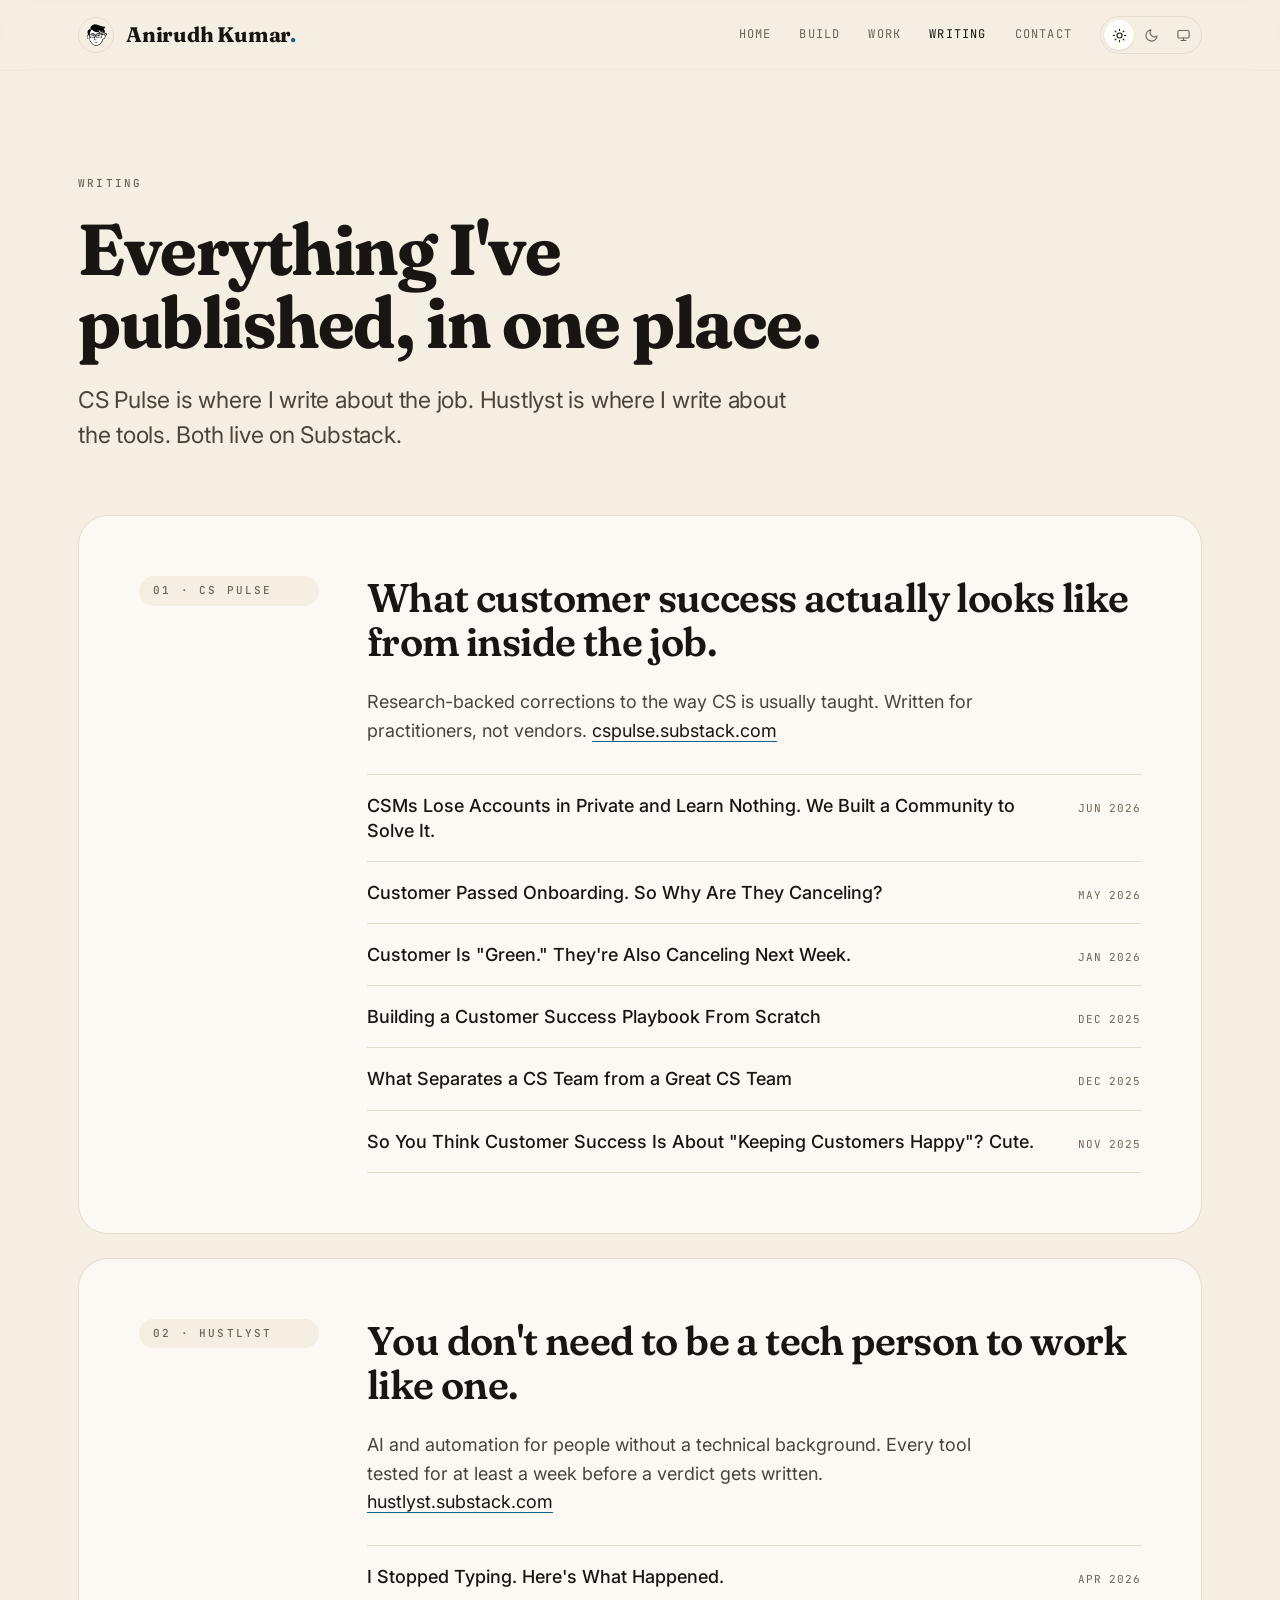
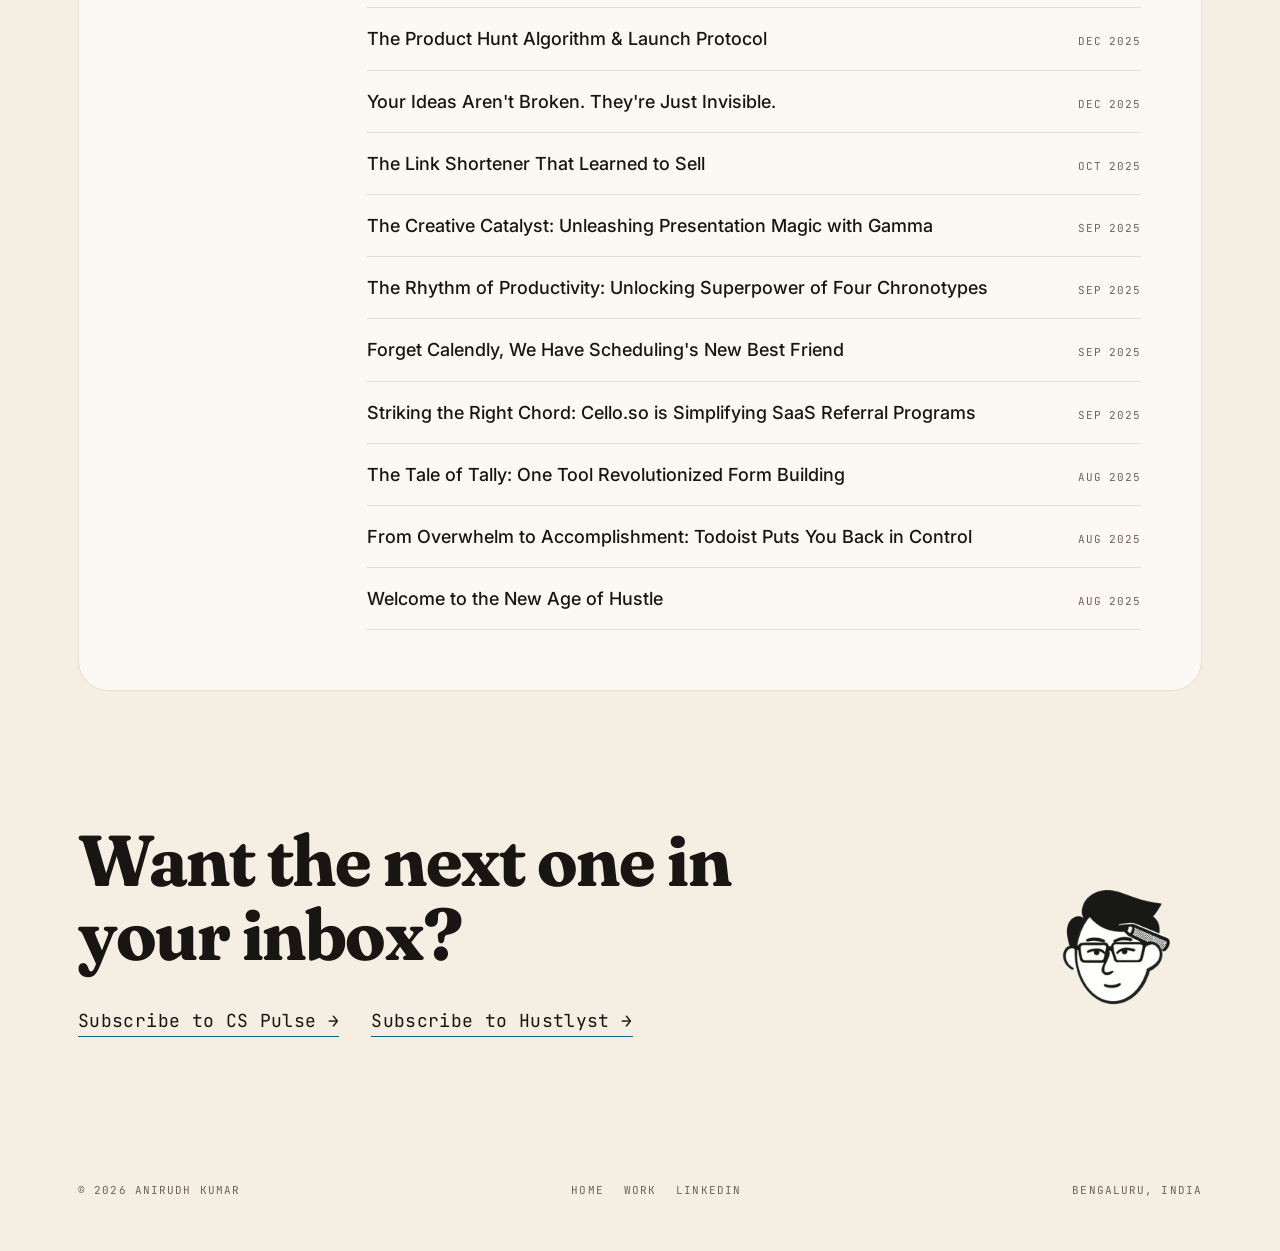
<file: writing.html>
<!DOCTYPE html>
<html lang="en">
<head>
<meta charset="UTF-8">
<meta name="viewport" content="width=device-width, initial-scale=1">
<meta name="theme-color" content="#FCF9F4">
<script>(function(){var t=localStorage.getItem('theme')||'light';if(t!=='light'&&t!=='dark'&&t!=='system')t='light';var d=t==='dark'||(t==='system'&&window.matchMedia('(prefers-color-scheme: dark)').matches);if(d)document.documentElement.setAttribute('data-theme','dark');document.documentElement.setAttribute('data-theme-pref',t);var m=document.querySelector('meta[name="theme-color"]');if(m)m.setAttribute('content',d?'#14110D':(window.matchMedia('(min-width:761px)').matches?'#F4EEE3':'#FCF9F4'));})();</script>
<title>Writing &mdash; Anirudh Kumar</title>
<meta name="description" content="Every published issue of CS Pulse and Hustlyst.">
<meta property="og:type" content="website">
<meta property="og:url" content="https://anirudhkumar.com/writing">
<meta property="og:title" content="Writing — Anirudh Kumar">
<meta property="og:description" content="Every published issue of CS Pulse and Hustlyst.">
<meta property="og:image" content="https://anirudhkumar.com/assets/og-image.png">
<meta name="twitter:card" content="summary_large_image">
<link rel="canonical" href="https://anirudhkumar.com/writing">
<link rel="icon" href="/assets/favicon-192.png" type="image/png">
<link rel="apple-touch-icon" href="/assets/favicon-192.png">
<link rel="preconnect" href="https://fonts.googleapis.com">
<link rel="preconnect" href="https://fonts.gstatic.com" crossorigin>
<link href="https://fonts.googleapis.com/css2?family=Fraunces:ital,opsz,wght@0,9..144,600;0,9..144,700;0,9..144,900;1,9..144,600&family=Inter:wght@400;500;600;700&family=JetBrains+Mono:wght@400;500;700&display=swap" rel="stylesheet">
<link rel="stylesheet" href="/css/style.css?v=202611141727">
</head>
<body>

<header class="masthead">
  <div class="shell">
    <a class="brand" href="/">
      <img src="/assets/mark-64.png" alt="" width="36" height="36">
      <span class="wordmark">Anirudh Kumar<span>.</span></span>
    </a>
    <nav id="site-nav" aria-label="Sections">
      <a href="/">Home</a>
      <a href="/build">Build</a>
      <a href="/work">Work</a>
      <a href="/writing" class="is-active">Writing</a>
      <a href="/#contact">Contact</a>
      <div class="theme-switch" role="group" aria-label="Colour theme">
        <button type="button" data-theme-set="light" aria-label="Light theme"><svg viewBox="0 0 24 24"><circle cx="12" cy="12" r="4"/><path d="M12 2v2M12 20v2M4.93 4.93l1.41 1.41M17.66 17.66l1.41 1.41M2 12h2M20 12h2M6.34 17.66l-1.41 1.41M19.07 4.93l-1.41 1.41"/></svg></button>
        <button type="button" data-theme-set="dark" aria-label="Dark theme"><svg viewBox="0 0 24 24"><path d="M21 12.79A9 9 0 1 1 11.21 3 7 7 0 0 0 21 12.79z"/></svg></button>
        <button type="button" data-theme-set="system" aria-label="Match system theme"><svg viewBox="0 0 24 24"><rect x="3" y="4" width="18" height="12" rx="2"/><path d="M8 20h8M12 16v4"/></svg></button>
      </div>
    </nav><button type="button" class="theme-cycle" aria-label="Theme: Light. Tap for Dark." data-pref="light"><svg class="i-light" viewBox="0 0 24 24" aria-hidden="true"><circle cx="12" cy="12" r="4"/><path d="M12 2v2M12 20v2M4.93 4.93l1.41 1.41M17.66 17.66l1.41 1.41M2 12h2M20 12h2M6.34 17.66l-1.41 1.41M19.07 4.93l-1.41 1.41"/></svg><svg class="i-dark" viewBox="0 0 24 24" aria-hidden="true"><path d="M21 12.79A9 9 0 1 1 11.21 3 7 7 0 0 0 21 12.79z"/></svg><svg class="i-system" viewBox="0 0 24 24" aria-hidden="true"><rect x="3" y="4" width="18" height="12" rx="2"/><path d="M8 20h8M12 16v4"/></svg></button><button type="button" class="menu-btn" aria-label="Open menu" aria-expanded="false" aria-controls="site-nav"><i></i><i></i><i></i></button>
  </div>
</header>

<main>

  <section class="page-head">
    <div class="shell">
      <span class="eyebrow">Writing</span>
      <h1 class="display">Everything I've published, in one place.</h1>
      <p class="lede">CS Pulse is where I write about the job. Hustlyst is where I write about the tools. Both live on Substack.</p>
    </div>
  </section>

  <section class="band" id="cspulse" data-reveal>
    <div class="shell">
      <div class="split">
        <span class="eyebrow">01 &middot; CS Pulse</span>
        <div>
          <h2>What customer success actually looks like from inside the job.</h2>
          <p class="body-text measure" style="margin-bottom:28px;">Research-backed corrections to the way CS is usually taught. Written for practitioners, not vendors. <a class="link" href="https://cspulse.substack.com" target="_blank" rel="noopener">cspulse.substack.com</a></p>
          <ul class="issue-list issue-list-lg">
            <li><a href="https://cspulse.substack.com/p/why-community" target="_blank" rel="noopener">CSMs Lose Accounts in Private and Learn Nothing. We Built a Community to Solve It.</a><span>Jun 2026</span></li>
            <li><a href="https://cspulse.substack.com/p/post-onboarding-cancellation" target="_blank" rel="noopener">Customer Passed Onboarding. So Why Are They Canceling?</a><span>May 2026</span></li>
            <li><a href="https://cspulse.substack.com/p/green-churn" target="_blank" rel="noopener">Customer Is "Green." They're Also Canceling Next Week.</a><span>Jan 2026</span></li>
            <li><a href="https://cspulse.substack.com/p/playbook" target="_blank" rel="noopener">Building a Customer Success Playbook From Scratch</a><span>Dec 2025</span></li>
            <li><a href="https://cspulse.substack.com/p/great-cs-teams" target="_blank" rel="noopener">What Separates a CS Team from a Great CS Team</a><span>Dec 2025</span></li>
            <li><a href="https://cspulse.substack.com/p/the-myth-of-keeping-customers-happy" target="_blank" rel="noopener">So You Think Customer Success Is About "Keeping Customers Happy"? Cute.</a><span>Nov 2025</span></li>
          </ul>
        </div>
      </div>
    </div>
  </section>

  <section class="band" id="hustlyst" data-reveal>
    <div class="shell">
      <div class="split">
        <span class="eyebrow">02 &middot; Hustlyst</span>
        <div>
          <h2>You don't need to be a tech person to work like one.</h2>
          <p class="body-text measure" style="margin-bottom:28px;">AI and automation for people without a technical background. Every tool tested for at least a week before a verdict gets written. <a class="link" href="https://hustlyst.substack.com" target="_blank" rel="noopener">hustlyst.substack.com</a></p>
          <ul class="issue-list issue-list-lg">
            <li><a href="https://hustlyst.substack.com/p/wisprflow" target="_blank" rel="noopener">I Stopped Typing. Here's What Happened.</a><span>Apr 2026</span></li>
            <li><a href="https://hustlyst.substack.com/p/producthunt" target="_blank" rel="noopener">The Product Hunt Algorithm &amp; Launch Protocol</a><span>Dec 2025</span></li>
            <li><a href="https://hustlyst.substack.com/p/napkin-ai" target="_blank" rel="noopener">Your Ideas Aren't Broken. They're Just Invisible.</a><span>Dec 2025</span></li>
            <li><a href="https://hustlyst.substack.com/p/the-shortened-link-that-learned-to" target="_blank" rel="noopener">The Link Shortener That Learned to Sell</a><span>Oct 2025</span></li>
            <li><a href="https://hustlyst.substack.com/p/gamma-app" target="_blank" rel="noopener">The Creative Catalyst: Unleashing Presentation Magic with Gamma</a><span>Sep 2025</span></li>
            <li><a href="https://hustlyst.substack.com/p/four-chronotypes" target="_blank" rel="noopener">The Rhythm of Productivity: Unlocking Superpower of Four Chronotypes</a><span>Sep 2025</span></li>
            <li><a href="https://hustlyst.substack.com/p/calcom" target="_blank" rel="noopener">Forget Calendly, We Have Scheduling's New Best Friend</a><span>Sep 2025</span></li>
            <li><a href="https://hustlyst.substack.com/p/cello-so" target="_blank" rel="noopener">Striking the Right Chord: Cello.so is Simplifying SaaS Referral Programs</a><span>Sep 2025</span></li>
            <li><a href="https://hustlyst.substack.com/p/tally-so" target="_blank" rel="noopener">The Tale of Tally: One Tool Revolutionized Form Building</a><span>Aug 2025</span></li>
            <li><a href="https://hustlyst.substack.com/p/todoist-com" target="_blank" rel="noopener">From Overwhelm to Accomplishment: Todoist Puts You Back in Control</a><span>Aug 2025</span></li>
            <li><a href="https://hustlyst.substack.com/p/welcome-to-the-new-age-of-hustle" target="_blank" rel="noopener">Welcome to the New Age of Hustle</a><span>Aug 2025</span></li>
          </ul>
        </div>
      </div>
    </div>
  </section>


  <section class="closer" id="contact" data-reveal>
    <div class="shell">
      <div class="closer-grid">
        <div>
          <h2 class="display">Want the next one in your inbox?</h2>
          <div class="contact-line">
            <a class="link" href="https://cspulse.substack.com" target="_blank" rel="noopener">Subscribe to CS Pulse &rarr;</a>
            <a class="link" href="https://hustlyst.substack.com" target="_blank" rel="noopener">Subscribe to Hustlyst &rarr;</a>
          </div>
        </div>
        <img class="closer-mark" src="/assets/mark.png" alt="" width="180" height="180">
      </div>
    </div>
  </section>

</main>

<footer class="foot">
  <div class="shell">
    <span>&copy; <span id="yr"></span> Anirudh Kumar</span>
    <div class="foot-links">
      <a href="/">Home</a>
      <a href="/work">Work</a>
      <a href="https://anirudhk.com/linkedin" target="_blank" rel="noopener">LinkedIn</a>
    </div>
    <span>Bengaluru, India</span>
  </div>
</footer>

<nav class="tabbar" aria-label="Primary"><a href="/" data-tab="home"><svg viewBox="0 0 24 24" aria-hidden="true"><path d="M3 11l9-7 9 7v9a1 1 0 0 1-1 1h-5v-6H9v6H4a1 1 0 0 1-1-1z"/></svg><span>Home</span></a><a href="/work" data-tab="work"><svg viewBox="0 0 24 24" aria-hidden="true"><rect x="3" y="7" width="18" height="13" rx="2"/><path d="M9 7V5a2 2 0 0 1 2-2h2a2 2 0 0 1 2 2v2M3 13h18"/></svg><span>Work</span></a><a href="/writing" data-tab="writing" aria-current="page"><svg viewBox="0 0 24 24" aria-hidden="true"><path d="M4 20h4L19 9a2.8 2.8 0 0 0-4-4L4 16z"/><path d="M13.5 6.5l4 4"/></svg><span>Writing</span></a><a href="/#community" data-tab="community"><svg viewBox="0 0 24 24" aria-hidden="true"><circle cx="9" cy="8" r="3"/><circle cx="17" cy="9" r="2.4"/><path d="M3 20c0-3.3 2.7-6 6-6s6 2.7 6 6M15 14.2c.6-.2 1.2-.2 1.9-.2 2.4 0 4.1 1.8 4.1 4.3"/></svg><span>Community</span></a><a href="/#contact" data-tab="contact"><svg viewBox="0 0 24 24" aria-hidden="true"><rect x="3" y="5" width="18" height="14" rx="2"/><path d="M3 7l9 6 9-6"/></svg><span>Contact</span></a></nav>

<script>document.getElementById('yr').textContent = new Date().getFullYear();</script>
<script src="/js/main.js?v=202611141727"></script>
</body>
</html>
</file>
<file: css/style.css>
/* anirudhkumar.com — v5. Photo-led, warm Daylight palette, editorial rows.
   Type: Instrument Serif (display) + Switzer (text) + JetBrains Mono (data). */

:root{
  --ink:#191512;
  --graphite:#4B443D;
  --slate:#6F6456;
  --rule:#E5DDD0;
  --rule-soft:#EFE9DE;
  --linen:#F4EEE3;
  --paper:#FCF9F4;
  --bone:#FFFDF9;
  --cove:#066489;
  --cove-deep:#034F6D;
  --apricot:#FFC981;
  --apricot-wash:#FFEBD6;

  --measure:640px;
  --shell:1180px;
  --gutter:28px;
  --step:clamp(61px,8.5vw,119px);

  --font-display:'Fraunces','Iowan Old Style',Georgia,serif;
  --font-text:'Inter',-apple-system,'Segoe UI',sans-serif;
  --font-mono:'JetBrains Mono','SF Mono',Menlo,monospace;
}

:root[data-theme="dark"]{
  --ink:#F2EDE4;
  --graphite:#C4BBAD;
  --slate:#8F8579;
  --rule:#35302A;
  --rule-soft:#27221C;
  --linen:#1E1A15;
  --paper:#14110D;
  --bone:#1A1712;
  --cove:#3FA9D4;
  --cove-deep:#6CC4E6;
  --apricot:#FFC981;
  --apricot-wash:#3A2C18;
}

:root{color-scheme:light;}
:root[data-theme="dark"]{color-scheme:dark;}
html{background:var(--paper);}
*,*::before,*::after{box-sizing:border-box;}
html{scroll-behavior:smooth; -webkit-text-size-adjust:100%;}
@media (prefers-reduced-motion:reduce){ html{scroll-behavior:auto;} }

body{
  margin:0; background:var(--paper); color:var(--ink);
  font-family:var(--font-text); font-size:18px; line-height:1.6;
  -webkit-font-smoothing:antialiased; text-rendering:optimizeLegibility;
}
img{max-width:100%; height:auto; display:block;}
a{color:inherit; text-decoration:none;}

.shell{max-width:var(--shell); margin:0 auto; padding:0 var(--gutter);}
.measure{max-width:var(--measure);}

/* ---------- Type ---------- */
.display{
  font-family:var(--font-display); font-weight:700; font-optical-sizing:auto; font-variation-settings:"SOFT" 60;
  font-size:clamp(40px,6vw,72px); line-height:1.02; letter-spacing:-0.02em; margin:0;
}
.display em{font-style:normal; font-weight:700; color:var(--cove);}
h2{
  font-family:var(--font-display); font-weight:600; font-optical-sizing:auto; font-variation-settings:"SOFT" 60;
  font-size:clamp(28px,3.6vw,40px); line-height:1.1; letter-spacing:-0.015em; margin:0 0 24px;
}
h3{font-family:var(--font-text); font-size:20px; font-weight:600; line-height:1.35; letter-spacing:-0.01em; margin:0 0 8px;}
p{margin:0 0 1.15em;}
.lede{font-size:clamp(19px,2vw,23px); line-height:1.5; color:var(--graphite); letter-spacing:-0.01em;}
.body-text{color:var(--graphite);}
.body-text p:last-child{margin-bottom:0;}
.eyebrow{
  font-family:var(--font-mono); font-size:11px; font-weight:500;
  letter-spacing:0.2em; text-transform:uppercase; color:var(--slate);
  margin:0 0 20px; display:block;
}
.link{
  color:var(--ink);
  background-image:linear-gradient(var(--cove),var(--cove));
  background-repeat:no-repeat; background-position:0 100%; background-size:100% 1px;
  transition:background-size 220ms ease, color 220ms ease; padding-bottom:1px;
}
.link:hover{color:var(--cove); background-size:100% 2px;}

/* ---------- Masthead ---------- */
.masthead{
  position:sticky; top:0; z-index:60;
  background:color-mix(in srgb, var(--paper) 90%, transparent);
  backdrop-filter:saturate(180%) blur(12px);
  border-bottom:1px solid var(--rule-soft);
}
.masthead .shell{display:flex; align-items:center; justify-content:space-between; gap:24px; padding-top:16px; padding-bottom:16px;}
.brand{display:flex; align-items:center; gap:12px;}
.brand img{width:36px; height:36px; border-radius:50%; background:var(--linen); border:1px solid var(--rule);}
.wordmark{font-family:var(--font-display); font-weight:700; font-size:21px; letter-spacing:-0.01em; white-space:nowrap;}
.wordmark span{color:var(--cove);}
.masthead nav{display:flex; align-items:center; gap:28px;}
.masthead nav a, .theme-btn{
  font-family:var(--font-mono); font-size:12px; letter-spacing:0.1em; text-transform:uppercase;
  color:var(--slate); transition:color 180ms ease; background:none; border:0; padding:0; cursor:pointer;
}
.masthead nav a:hover, .masthead nav a.is-active, .theme-btn:hover{color:var(--ink);}
@media (max-width:860px){ .masthead nav{gap:18px;} .masthead nav a.nav-hide-sm{display:none;} }
@media (max-width:620px){
  .masthead .shell{gap:12px;}
  .masthead nav{gap:14px;}
  .masthead nav a, .theme-btn{font-size:11px; letter-spacing:0.06em;}
  .masthead nav a.nav-hide-xs{display:none;}
  .wordmark{display:none;}
  .brand{flex-shrink:0;}
}

/* ---------- Hero ---------- */
.hero{padding:clamp(56px,9vw,112px) 0 clamp(48px,7vw,80px);}
.hero-grid{display:grid; grid-template-columns:minmax(260px,0.8fr) minmax(0,1.2fr); gap:clamp(40px,6vw,88px); align-items:center;}
.hero .display{max-width:16ch; position:relative;}
.hero .display .nowrap{white-space:nowrap;}
.hero .wave{display:inline-block; font-style:normal; font-size:0.72em; transform:translateY(-4px);}
.hero .lede{margin-top:28px; max-width:46ch;}
.hero-meta{
  margin-top:40px; padding-top:22px; border-top:1px solid var(--rule);
  display:flex; flex-wrap:wrap; gap:10px 36px;
  font-family:var(--font-mono); font-size:12px; letter-spacing:0.08em; text-transform:uppercase; color:var(--slate);
}
.portrait{position:relative; justify-self:center; width:100%; max-width:380px; aspect-ratio:1/1;}
.portrait .blob{
  position:absolute; inset:-6% -10% -8% -4%; width:auto; height:auto; z-index:0;
  fill:var(--apricot); transform:rotate(-8deg);
}
.portrait .ring{position:absolute; inset:-7%; width:auto; height:auto; z-index:0; fill:none; stroke:var(--rule); stroke-width:.6; stroke-dasharray:1.2 3.2; stroke-linecap:round;}
.portrait .disc{
  position:relative; z-index:1; width:100%; aspect-ratio:1/1; border-radius:50%; overflow:hidden;
  background:radial-gradient(circle at 50% 40%, var(--apricot-wash) 0%, var(--linen) 72%);
}
.portrait .disc img{width:100%; aspect-ratio:1/1; object-fit:cover; transform:scale(.84); transform-origin:50% 100%;}

/* ---------- Small marks: underline, squiggle, arrow, background rings ---------- */
.hero{position:relative; overflow:hidden;}
.hero .bgring{position:absolute; left:-160px; top:-260px; width:820px; height:820px; border-radius:50%; border:1px solid var(--rule-soft); pointer-events:none;}
.hero .bgring.two{left:-60px; top:-160px; width:620px; height:620px;}
.hero .shell{position:relative;}
.uline{position:relative; display:inline-block;}
.uline svg{position:absolute; left:0; right:0; bottom:-.08em; width:100%; height:.16em; overflow:visible;}
.uline path{fill:none; stroke:var(--apricot); stroke-width:3; stroke-linecap:round;}
.doodle{fill:none; stroke:var(--cove); stroke-width:2.2; stroke-linecap:round; stroke-linejoin:round;}
.squig{position:absolute; width:54px; height:34px; right:-10px; top:-38px;}
.carrow{width:56px; height:48px; margin:14px 0 -22px clamp(140px,38%,300px); display:block;}
@media (max-width:620px){ .squig{width:40px; height:26px; right:0; top:-30px;} .carrow{width:44px; height:38px; margin-bottom:-14px;} }

/* ---------- Theme switch (light / dark / system) ---------- */
.theme-switch{display:inline-flex; align-items:center; gap:2px; padding:3px; border:1px solid var(--rule); border-radius:999px; background:var(--linen);}
.theme-switch button{width:30px; height:30px; border-radius:50%; border:0; background:transparent; color:var(--slate); display:inline-flex; align-items:center; justify-content:center; cursor:pointer; padding:0; transition:background-color 160ms ease, color 160ms ease;}
.theme-switch button:hover{color:var(--ink);}
.theme-switch button.is-on{background:var(--bone); color:var(--ink); box-shadow:0 1px 2px rgba(25,21,18,.10);}
.theme-switch svg{width:15px; height:15px; stroke:currentColor; fill:none; stroke-width:1.8; stroke-linecap:round; stroke-linejoin:round;}
@media (max-width:620px){ .theme-switch button{width:26px; height:26px;} .theme-switch svg{width:13px; height:13px;} }
@media (max-width:900px){
  .hero-grid{grid-template-columns:1fr; gap:36px;}
  .portrait{justify-self:start; max-width:220px;}
}

/* ---------- Proof strip ---------- */
.proof{border-top:1px solid var(--rule); border-bottom:1px solid var(--rule); padding:22px 0;}
.proof .shell{display:flex; flex-wrap:wrap; align-items:baseline; gap:12px 40px;}
.proof .label{font-family:var(--font-mono); font-size:11px; letter-spacing:0.18em; text-transform:uppercase; color:var(--slate);}
.proof .names{display:flex; flex-wrap:wrap; gap:10px 32px; font-family:var(--font-text); font-weight:600; font-size:16px; letter-spacing:-0.01em; color:var(--graphite);}

/* ---------- Bands ---------- */
.band{padding:var(--step) 0; border-top:1px solid var(--rule);}
.split{display:grid; grid-template-columns:180px minmax(0,1fr); gap:48px; align-items:start;}
@media (max-width:860px){ .split{grid-template-columns:1fr; gap:20px;} }

/* ---------- Rows ---------- */
.rows{border-top:1px solid var(--rule);}
.row{
  display:grid; grid-template-columns:56px minmax(0,1fr) auto; gap:32px; align-items:baseline;
  padding:30px 0; border-bottom:1px solid var(--rule); transition:background-color 240ms ease;
}
.row:hover{background:color-mix(in srgb, var(--cove) 6%, transparent);}
.row .idx{font-family:var(--font-mono); font-size:12px; color:var(--slate); letter-spacing:0.06em;}
.row .row-body p{margin:6px 0 0; color:var(--graphite); font-size:16px; max-width:60ch;}
.row .row-go{font-family:var(--font-mono); font-size:12px; letter-spacing:0.08em; text-transform:uppercase; color:var(--slate); white-space:nowrap; transition:color 200ms ease, transform 200ms ease;}
.row:hover .row-go{color:var(--cove); transform:translateX(4px);}
@media (max-width:720px){
  .row{grid-template-columns:36px minmax(0,1fr); gap:16px;}
  .row .row-go{grid-column:2; margin-top:10px;}
}

/* ---------- Figures ---------- */
.figures{display:grid; grid-template-columns:repeat(3,1fr); gap:48px; border-top:1px solid var(--rule); padding-top:44px;}
@media (max-width:820px){ .figures{grid-template-columns:1fr; gap:36px;} }
.figure .n{
  font-family:var(--font-mono); font-weight:700; font-size:clamp(42px,5.4vw,60px);
  line-height:1; letter-spacing:-0.04em; color:var(--cove); font-variant-numeric:tabular-nums; display:block;
}
.figure p{margin:14px 0 0; font-size:15px; color:var(--graphite); max-width:34ch;}

/* ---------- Ledger ---------- */
.ledger{border-top:1px solid var(--rule);}
.entry{display:grid; grid-template-columns:200px minmax(0,1fr); gap:40px; padding:36px 0; border-bottom:1px solid var(--rule);}
@media (max-width:860px){ .entry{grid-template-columns:1fr; gap:12px;} }
.entry .when{font-family:var(--font-mono); font-size:12px; letter-spacing:0.08em; text-transform:uppercase; color:var(--slate); padding-top:4px;}
.entry .org{margin:4px 0 0; color:var(--slate); font-size:15px;}
.entry .org b{color:var(--graphite); font-weight:600;}
.entry ul{margin:12px 0 0; padding-left:0; list-style:none;}
.entry li{position:relative; padding-left:20px; margin-bottom:8px; color:var(--graphite); font-size:16px;}
.entry li::before{content:""; position:absolute; left:0; top:11px; width:8px; height:1px; background:var(--slate);}

/* ---------- Quotes ---------- */
.pull{
  font-family:var(--font-display); font-style:italic; font-weight:600;
  font-size:clamp(26px,3.4vw,38px); line-height:1.2; letter-spacing:-0.02em; color:var(--ink); margin:0; max-width:22ch;
}
.said{margin:0; font-family:var(--font-display); font-weight:600; font-size:clamp(18px,2vw,22px); line-height:1.42; letter-spacing:-0.01em; color:var(--ink); max-width:56ch;}
.said-by{margin:16px 0 0; font-family:var(--font-mono); font-size:11px; letter-spacing:0.12em; text-transform:uppercase; color:var(--slate);}

/* ---------- Closer ---------- */
.closer{padding:var(--step) 0; border-top:1px solid var(--rule);}
.closer-grid{display:grid; grid-template-columns:minmax(0,1fr) 180px; gap:48px; align-items:end;}
@media (max-width:760px){ .closer-grid{grid-template-columns:1fr;} .closer-mark{display:none;} }
.closer .display{max-width:14ch;}
.closer-mark{width:180px; opacity:.9;}
.contact-line{margin-top:36px; font-family:var(--font-mono); font-size:clamp(14px,1.8vw,18px); letter-spacing:0.02em; display:flex; flex-wrap:wrap; gap:14px 32px;}

/* ---------- Footer ---------- */
.foot{border-top:1px solid var(--rule); padding:36px 0 52px;}
.foot .shell{display:flex; flex-wrap:wrap; gap:16px 40px; justify-content:space-between; align-items:baseline;}
.foot, .foot a{font-family:var(--font-mono); font-size:11px; letter-spacing:0.1em; text-transform:uppercase; color:var(--slate);}
.foot a:hover{color:var(--cove);}
.foot-links{display:flex; flex-wrap:wrap; gap:20px;}

/* ---------- Reveal (guarded) ---------- */
.js [data-reveal]{opacity:0; transform:translateY(16px); transition:opacity 700ms cubic-bezier(.2,.6,.2,1), transform 700ms cubic-bezier(.2,.6,.2,1);}
[data-reveal].seen{opacity:1; transform:none;}
@media (prefers-reduced-motion:reduce){ .js [data-reveal]{opacity:1; transform:none; transition:none;} }

::selection{background:var(--cove); color:var(--paper);}

/* ---------- Subpage head ---------- */
.page-head{padding:clamp(56px,9vw,104px) 0 clamp(40px,6vw,64px);}
.page-head .display{max-width:16ch;}
.page-head .lede{margin-top:24px; max-width:52ch;}

/* ---------- Now ---------- */
.now-list{list-style:none; margin:0; padding:0; border-top:1px solid var(--rule);}
.now-list li{padding:18px 0 18px 28px; border-bottom:1px solid var(--rule); color:var(--graphite); position:relative;}
.now-list li::before{content:""; position:absolute; left:0; top:29px; width:12px; height:1px; background:var(--cove);}
.sub-list{list-style:none; margin:14px 0 0; padding:0 0 0 18px; border-left:2px solid var(--rule);}
.now-list .sub-list li{padding:6px 0; border:0; font-size:0.95em;}
.now-list .sub-list li::before{display:none;}
.micro-note{margin:16px 0 0; font-family:var(--font-mono); font-size:11px; letter-spacing:0.08em; text-transform:uppercase; color:var(--slate);}
.more{margin:36px 0 0; font-size:17px;}

/* ---------- Writing preview ---------- */
.two-col{display:grid; grid-template-columns:1fr 1fr; gap:48px; margin-top:8px;}
@media (max-width:820px){ .two-col{grid-template-columns:1fr; gap:40px;} }
.pub{font-family:var(--font-display); font-size:24px; font-weight:600; margin:0 0 8px; letter-spacing:-0.01em;}
.pub-desc{color:var(--graphite); font-size:16px; margin:0 0 20px; max-width:34ch;}
.issue-list{list-style:none; margin:0; padding:0; border-top:1px solid var(--rule);}
.issue-list li{display:grid; grid-template-columns:minmax(0,1fr) auto; gap:20px; align-items:baseline; padding:14px 0; border-bottom:1px solid var(--rule);}
.issue-list a, .issue-list .t{color:var(--ink); font-weight:500; font-size:16px; line-height:1.4;}
.issue-list a:hover{color:var(--cove);}
.issue-list span:last-child{font-family:var(--font-mono); font-size:11px; letter-spacing:0.08em; text-transform:uppercase; color:var(--slate); white-space:nowrap;}
.issue-list-lg li{padding:18px 0;}
.issue-list-lg a, .issue-list-lg .t{font-size:18px;}
@media (max-width:560px){ .issue-list li{grid-template-columns:1fr; gap:6px;} }

/* ---------- Principles ---------- */
.principles{list-style:none; margin:0; padding:0; counter-reset:p; max-width:var(--measure);}
.principles li{position:relative; padding:20px 0 20px 48px; border-bottom:1px solid var(--rule); color:var(--graphite); font-size:17px;}
.principles li:first-child{border-top:1px solid var(--rule);}
.principles li::before{counter-increment:p; content:counter(p,decimal-leading-zero); position:absolute; left:0; top:22px; font-family:var(--font-mono); font-size:12px; color:var(--slate); letter-spacing:0.06em;}
.principles li span{display:block; font-family:var(--font-display); font-weight:600; font-size:21px; color:var(--ink); letter-spacing:-0.01em; margin-bottom:4px;}

/* ---------- Off duty ---------- */
.offduty{display:grid; grid-template-columns:minmax(0,1fr) 260px; gap:48px; align-items:start;}
@media (max-width:820px){ .offduty{grid-template-columns:1fr;} }
.offduty-photo{width:100%; max-width:260px; aspect-ratio:1/1; object-fit:cover; object-position:60% 40%; border-radius:18px; transform:rotate(2deg); border:6px solid var(--bone); box-shadow:0 12px 32px rgba(25,21,18,.10);}
:root[data-theme="dark"] .offduty-photo{border-color:var(--bone); box-shadow:0 12px 32px rgba(0,0,0,.4);}

/* ---------- Phone layout: header buttons, tab bar, row hero, cards ---------- */
.theme-cycle, .menu-btn, .tabbar{display:none;}
.now-list li b{font-weight:inherit;}

@media (max-width:760px){
  :root{--step:52px;}
  body{padding-bottom:84px;}

  /* Header: brand, theme button, menu button. The nav becomes the dropdown.
     Solid and unblurred on phones: Safari takes its bar colour from the page background or an opaque
     fixed top and bottom element, and skips one that has a blur on it. */
  .masthead{background:var(--paper); -webkit-backdrop-filter:none; backdrop-filter:none;}
  .masthead .shell{gap:10px; padding-top:12px; padding-bottom:12px;}
  .brand img{width:34px; height:34px;}
  .wordmark{display:block; font-size:20px;}
  .theme-cycle, .menu-btn{
    width:38px; height:38px; border-radius:50%; border:1px solid var(--rule); background:var(--linen);
    color:var(--ink); padding:0; cursor:pointer; display:grid; flex-shrink:0;
  }
  .theme-cycle{margin-left:auto; place-items:center;}
  .theme-cycle svg{width:17px; height:17px; stroke:currentColor; fill:none; stroke-width:1.8; stroke-linecap:round; stroke-linejoin:round;}
  .theme-cycle .i-dark, .theme-cycle .i-system{display:none;}
  .theme-cycle[data-pref="dark"] .i-light, .theme-cycle[data-pref="system"] .i-light{display:none;}
  .theme-cycle[data-pref="dark"] .i-dark, .theme-cycle[data-pref="system"] .i-system{display:block;}
  .menu-btn{place-content:center; gap:4px;}
  .menu-btn i{display:block; width:16px; height:1.8px; background:var(--ink); border-radius:2px; transition:transform 200ms ease, opacity 200ms ease;}
  .masthead.open .menu-btn i:nth-child(1){transform:translateY(5.8px) rotate(45deg);}
  .masthead.open .menu-btn i:nth-child(2){opacity:0;}
  .masthead.open .menu-btn i:nth-child(3){transform:translateY(-5.8px) rotate(-45deg);}
  .masthead nav{
    display:none; position:absolute; top:100%; left:0; right:0; flex-direction:column; align-items:stretch; gap:0;
    background:var(--paper); border-bottom:1px solid var(--rule); padding:6px var(--gutter) 22px;
    box-shadow:0 18px 30px rgba(25,21,18,.08); counter-reset:nav;
  }
  .masthead.open nav{display:flex;}
  .masthead nav a, .masthead nav a.nav-hide-sm, .masthead nav a.nav-hide-xs{
    display:flex; align-items:baseline; gap:16px; padding:14px 0; border-bottom:1px solid var(--rule-soft);
    font-family:var(--font-display); font-weight:600; font-size:26px; letter-spacing:-0.01em; text-transform:none; color:var(--ink);
  }
  .masthead nav a::before{counter-increment:nav; content:counter(nav,decimal-leading-zero); font:500 11px var(--font-mono); letter-spacing:0.08em; color:var(--slate);}
  .masthead nav a.is-active{color:var(--cove);}
  .masthead nav .theme-switch{display:none;}

  /* Bottom tab bar */
  .tabbar{
    display:flex; justify-content:space-around; position:fixed; left:0; right:0; bottom:0; z-index:70;
    background:var(--paper); border-top:1px solid var(--rule); padding:9px 4px calc(10px + env(safe-area-inset-bottom));
  }
  .tabbar a{display:flex; flex-direction:column; align-items:center; gap:4px; min-width:58px; color:var(--slate);}
  .tabbar a span{font:500 9.5px var(--font-mono); letter-spacing:0.05em; text-transform:uppercase;}
  .tabbar svg{width:22px; height:22px; stroke:currentColor; fill:none; stroke-width:1.7; stroke-linecap:round; stroke-linejoin:round;}
  .tabbar a[aria-current]{color:var(--cove);}

  /* Hero: photo left, name right */
  .hero{padding:26px 0 34px;}
  .hero-grid{
    grid-template-columns:var(--ph,128px) minmax(0,1fr);
    grid-template-areas:"eyebrow eyebrow" "photo title" "lede lede" "lede2 lede2" "meta meta";
    column-gap:22px; row-gap:0; align-items:center;
  }
  .hero-grid > div:not(.portrait){display:contents;}
  .hero-grid .eyebrow{grid-area:eyebrow; margin:0 0 20px;}
  .hero-grid .portrait{grid-area:photo; width:var(--ph,128px); max-width:none; justify-self:start;}
  .hero-grid h1.display{grid-area:title; font-size:clamp(30px,9.2vw,36px); max-width:none; line-height:1.05;}
  .hero-grid .squig{display:none;}
  .hero-grid p.lede:nth-of-type(1){grid-area:lede; margin-top:28px; font-size:18px;}
  .hero-grid p.lede:nth-of-type(2){grid-area:lede2; margin-top:12px; font-size:18px;}
  .hero-grid .hero-meta{grid-area:meta; margin-top:26px; font-size:11px;}
  .portrait .ring{inset:-8%;}

  /* Cards */
  .split > *, .closer-grid > *, .offduty > *, .two-col > *{min-width:0;}
  .now-list{border-top:0;}
  .now-list li{background:var(--bone); border:1px solid var(--rule); border-radius:16px; padding:18px; margin-bottom:12px;}
  .now-list li::before{display:none;}
  .now-list li b{display:block; font-family:var(--font-display); font-size:20px; font-weight:600; color:var(--ink); margin-bottom:4px; letter-spacing:-0.01em;}
  .now-list .sub-list{border-left:2px solid var(--apricot);}
  .now-list .sub-list li{background:transparent; border:0; border-radius:0; padding:6px 0; margin:0;}
  .figures{display:flex; overflow-x:auto; scroll-snap-type:x mandatory; gap:12px; margin-right:calc(var(--gutter) * -1); padding:0 var(--gutter) 8px 0; border-top:0;}
  .figure{flex:0 0 70%; scroll-snap-align:start; background:var(--bone); border:1px solid var(--rule); border-radius:16px; padding:20px;}
  .figure .n{font-size:44px;}
  .rows{border-top:0;}
  .row{grid-template-columns:minmax(0,1fr); gap:16px; background:var(--bone); border:1px solid var(--rule); border-radius:16px; padding:18px; margin-bottom:12px;}
  .row .idx{display:none;}
  .row .row-go{grid-column:1; margin-top:0; color:var(--cove);}
  .row .row-go:empty{display:none;}
  .principles li, .principles li:first-child{border:0; padding:12px 0 12px 58px; min-height:56px;}
  .principles li::before{
    counter-increment:none; content:attr(data-k); top:10px; width:42px; height:42px; border-radius:50%;
    background:var(--apricot); color:#191512; display:grid; place-items:center; font:700 22px var(--font-display); letter-spacing:0;
  }
  .ledger{border-top:0;}
  .entry{background:var(--bone); border:1px solid var(--rule); border-radius:16px; padding:20px; margin-bottom:12px;}
  .issue-list{border-top:0;}
  .issue-list li{background:var(--bone); border:1px solid var(--rule); border-radius:14px; padding:14px 16px; margin-bottom:10px;}
  .foot{padding-bottom:40px;}
}
@media (max-width:350px){
  .wordmark{display:none;}
  .hero-grid{--ph:100px; column-gap:16px;}
  .hero-grid h1.display{font-size:26px;}
  .tabbar a{min-width:50px;}
  .tabbar a span{font-size:8.5px; letter-spacing:0.02em;}
}

/* ---------- Desktop layout: each section is a rounded panel ---------- */
@media (min-width:761px){
  :root{--ground:var(--linen); --panel:var(--paper);}
  :root[data-theme="dark"]{--ground:var(--paper); --panel:var(--bone);}
  html, body{background:var(--ground);}
  .masthead{background:color-mix(in srgb, var(--ground) 90%, transparent);}
  .proof{border-color:transparent; margin-bottom:24px;}
  .band{
    border-top:0; width:calc(100% - var(--gutter) * 2); max-width:1124px; margin:0 auto 24px; padding:60px 0;
    background:var(--panel); border:1px solid var(--rule); border-radius:30px; scroll-margin-top:84px;
  }
  .band .shell{padding:0 60px;}
  .band .eyebrow{display:inline-block; background:var(--linen); border-radius:999px; padding:6px 14px; margin-bottom:22px;}
  :root[data-theme="dark"] .band .eyebrow{background:var(--ground);}
  .closer{border-top:0;}
  .foot{border-top:0;}
  .page-head{padding-bottom:36px;}
  .figures{border-top:0; padding-top:12px; gap:18px;}
  .figure{background:var(--linen); border-radius:22px; padding:26px 28px;}
  :root[data-theme="dark"] .figure{background:var(--ground);}
  .band .figure .n{font-size:clamp(30px,3.6vw,52px); white-space:nowrap;}
}
@media (min-width:761px) and (max-width:1000px){ .figures{grid-template-columns:1fr; gap:18px;} }

/* ---------- Build page ---------- */
.proj-grid{display:grid; gap:16px; margin-top:8px;}
.proj-grid.one{grid-template-columns:minmax(0,1fr);}
.proj-grid.two{grid-template-columns:repeat(2,minmax(0,1fr));}
.proj-grid.three{grid-template-columns:repeat(3,minmax(0,1fr));}
.proj{display:flex; flex-direction:column; gap:8px; background:var(--linen); border:1px solid var(--rule); border-radius:20px; padding:24px 26px; color:var(--ink);}
a.proj{transition:border-color 180ms ease, transform 180ms ease;}
a.proj:hover{border-color:var(--cove); transform:translateY(-2px);}
.proj .tag, .feat .tag{font:500 10.5px var(--font-mono); letter-spacing:0.14em; text-transform:uppercase; color:var(--slate);}
.proj h3{font:600 22px var(--font-display); letter-spacing:-0.01em; margin:0;}
.proj p{margin:0; color:var(--graphite); font-size:16px;}
.proj .for{margin-top:auto; padding-top:10px; font:500 12px var(--font-mono); letter-spacing:0.04em; color:var(--ink);}
.proj .for + .go{margin-top:0; padding-top:4px;}
.proj .go{margin-top:auto; padding-top:10px; font:500 12px var(--font-mono); letter-spacing:0.08em; text-transform:uppercase; color:var(--cove);}
.band .lead{color:var(--graphite); max-width:60ch; margin:0 0 20px;}
.feat{display:grid; grid-template-columns:minmax(0,0.9fr) minmax(0,1.1fr); gap:36px; align-items:center; background:var(--linen); border:1px solid var(--rule); border-radius:24px; padding:36px;}
.feat h3{font:700 32px var(--font-display); letter-spacing:-0.02em; margin:6px 0 10px;}
.feat p{color:var(--graphite); margin:0 0 14px;}
.feat img{width:100%; height:auto; border-radius:14px; border:1px solid var(--rule); box-shadow:0 18px 40px rgba(25,21,18,0.14);}
.chips{display:flex; flex-wrap:wrap; gap:8px; margin:6px 0 16px;}
.chips span{background:var(--linen); border:1px solid var(--rule); border-radius:999px; padding:6px 13px; font:500 12px var(--font-mono); letter-spacing:0.03em; color:var(--graphite);}
@media (min-width:761px){ :root[data-theme="dark"] .proj, :root[data-theme="dark"] .feat, :root[data-theme="dark"] .chips span{background:var(--ground);} }
@media (min-width:761px) and (max-width:1000px){ .proj-grid.three{grid-template-columns:1fr;} .feat{grid-template-columns:1fr;} }
@media (max-width:760px){
  .proj-grid.two, .proj-grid.three{grid-template-columns:1fr;}
  .proj{background:var(--bone); padding:20px;}
  .feat{grid-template-columns:1fr; padding:22px; gap:20px; background:var(--bone);}
  .feat h3{font-size:26px;}
  .chips span{background:var(--bone);}
}
</file>
